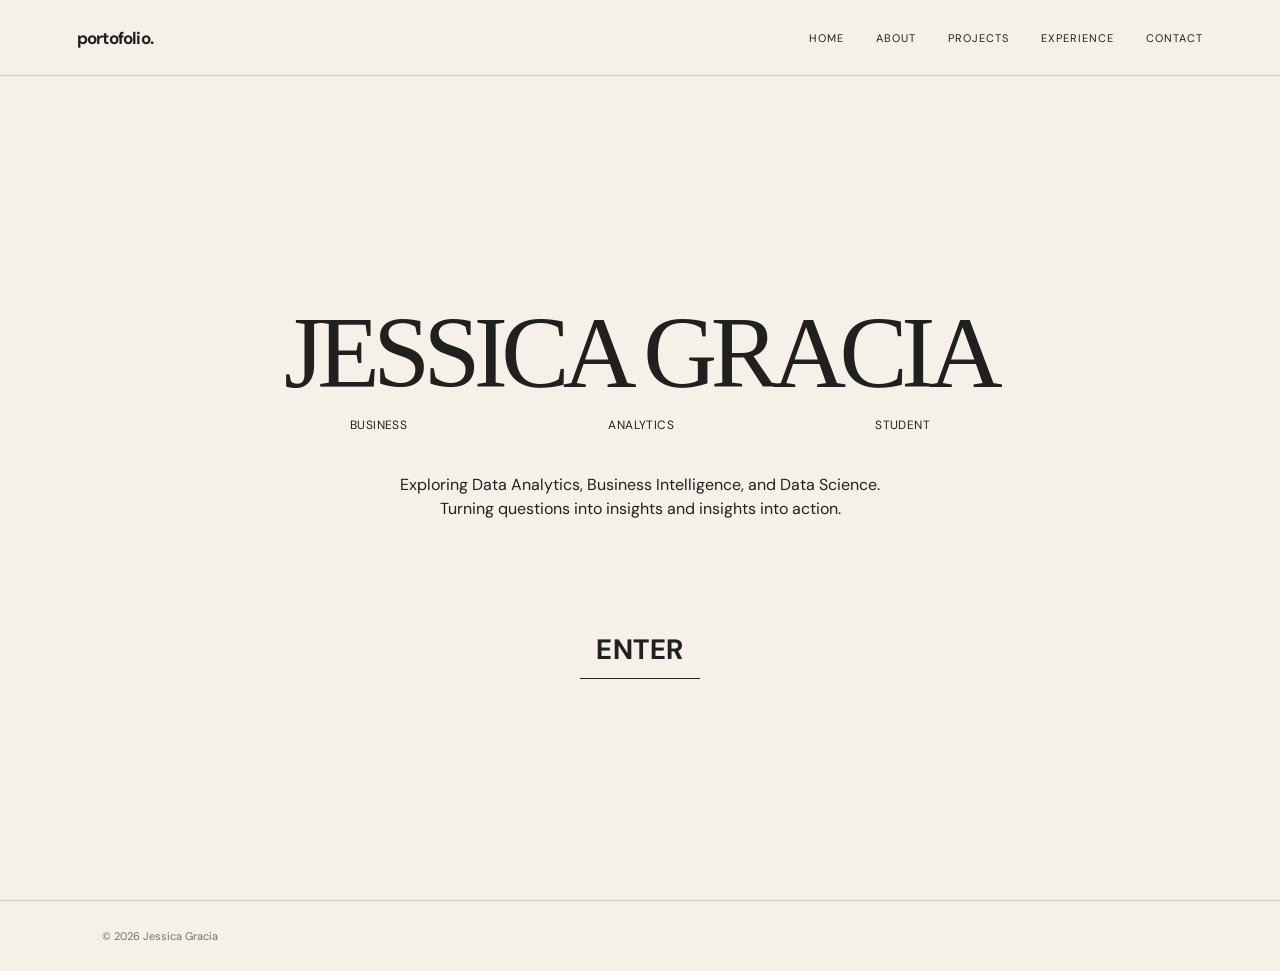
<file: jessica-portofolio/index.html>
<!DOCTYPE html>
<html lang="en">
<head>
  <meta charset="UTF-8">
  <meta name="viewport" content="width=device-width, initial-scale=1.0">

  <title>Jessica Gracia — Portfolio</title>
  <meta name="description" content="Jessica Gracia's Business Analytics portfolio.">

  <link rel="stylesheet" href="style.css">
  <script src="script.js" defer></script>
</head>

<body class="landing-page">
  <header class="navbar">
    <a href="#home" class="logo">portofolio.</a>

    <nav class="nav-links">
      <a href="index.html">Home</a>
      <a href="main.html#about">About</a>
      <a href="main.html#projects">Projects</a>
      <a href="main.html#experience">Experience</a>
      <a href="main.html#contact">Contact</a>
    </nav>
  </header>

  <main>
    <section id="home" class="hero">
    <div class="hero-content">
        <h1>JESSICA GRACIA</h1>

        <div class="hero-labels">
        <span>BUSINESS</span>
        <span>ANALYTICS</span>
        <span>STUDENT</span>
        </div>
        
        <p class="hero-description">
        Exploring Data Analytics, Business Intelligence, and Data Science.
        <br />
        Turning questions into insights and insights into action.
        </p>

        <a href="main.html#about" class="enter-link">ENTER</a>
    </div>
    </section>

  </main>

  <footer>
    © 2026 Jessica Gracia
  </footer>
</body>
</html>
</file>
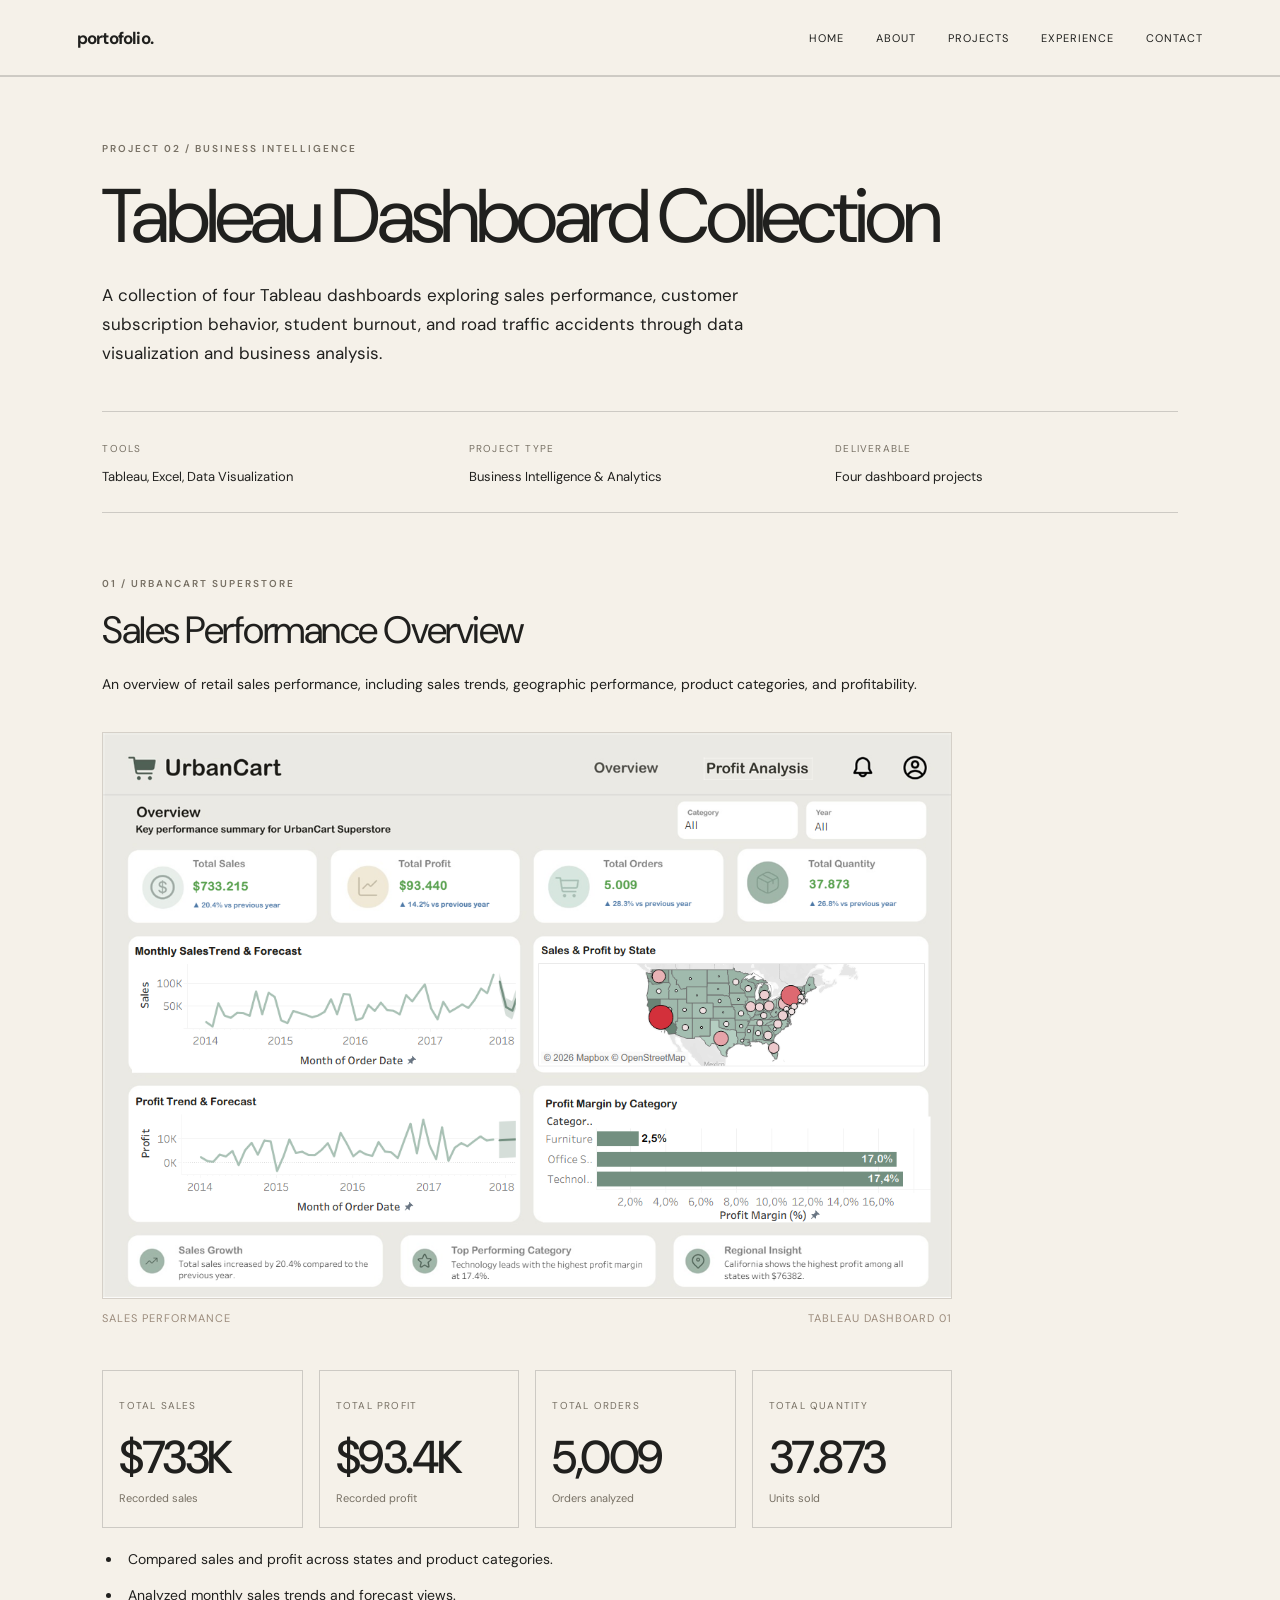
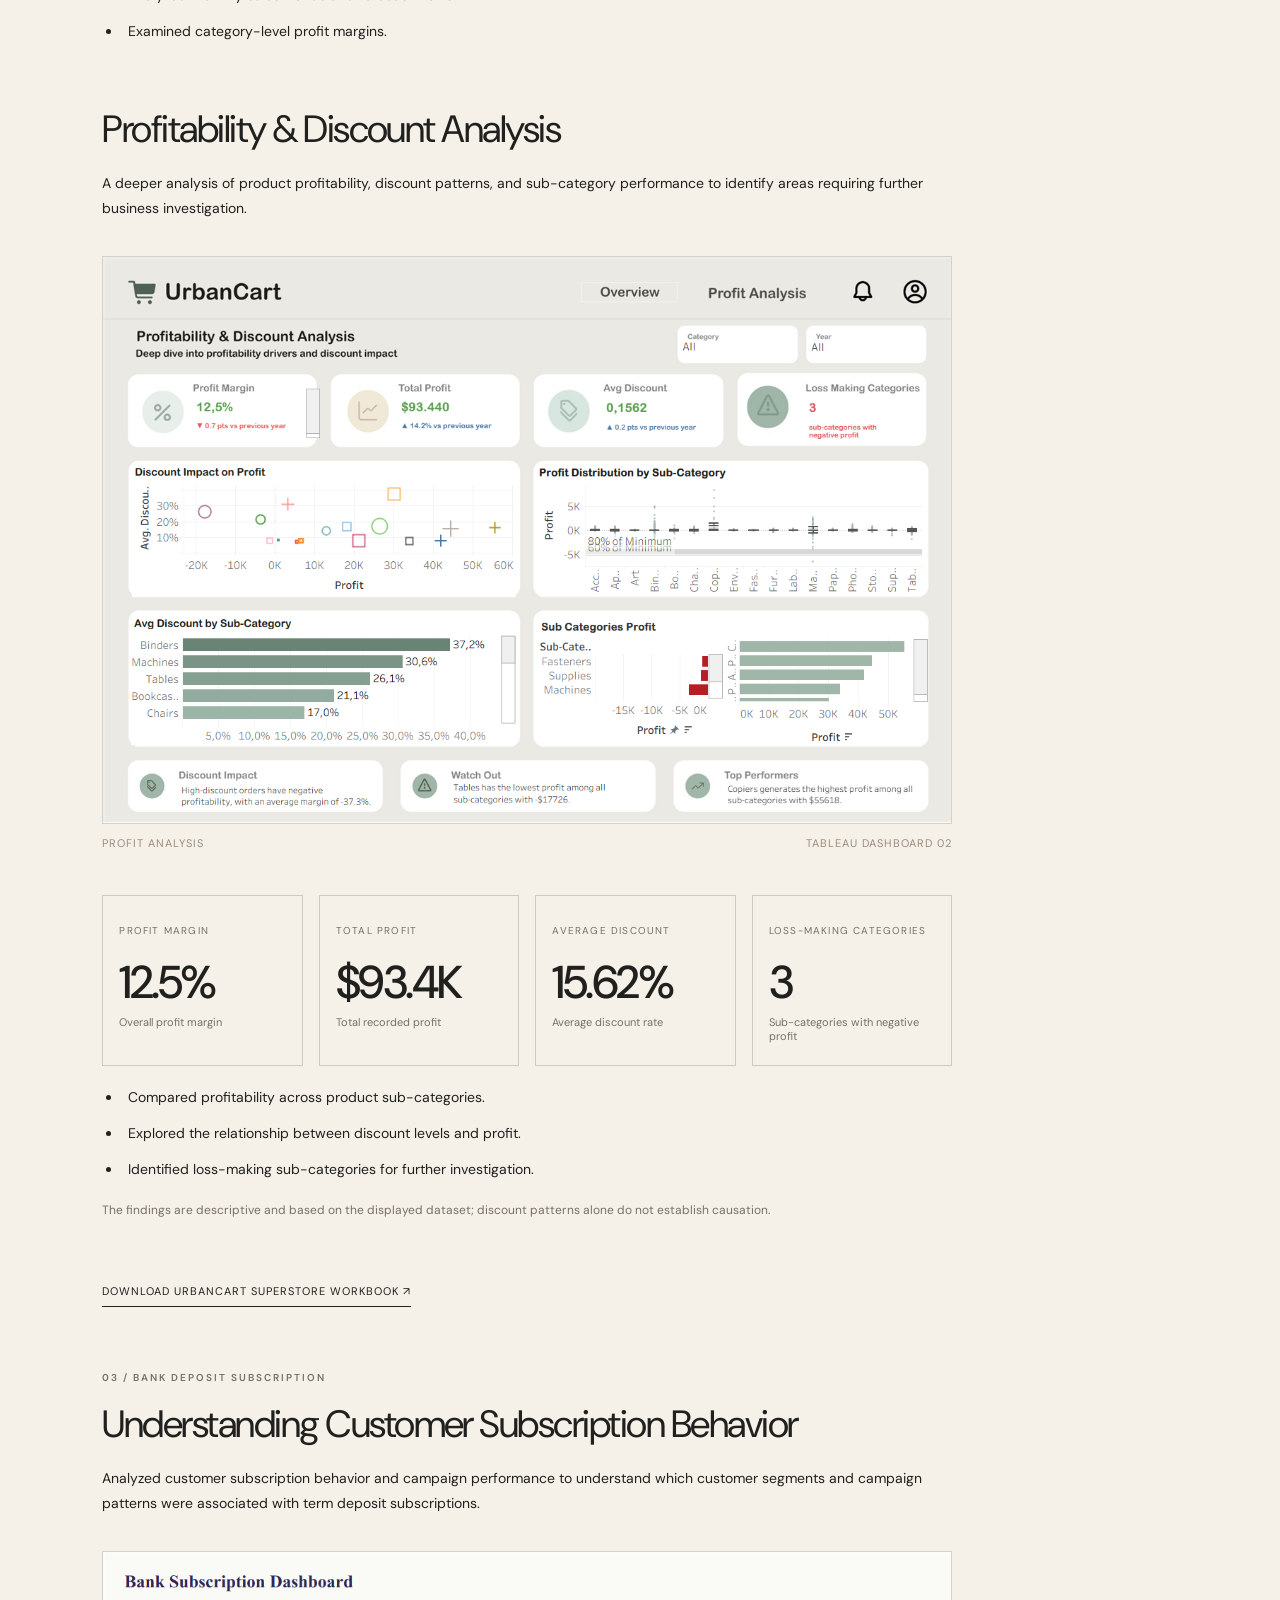
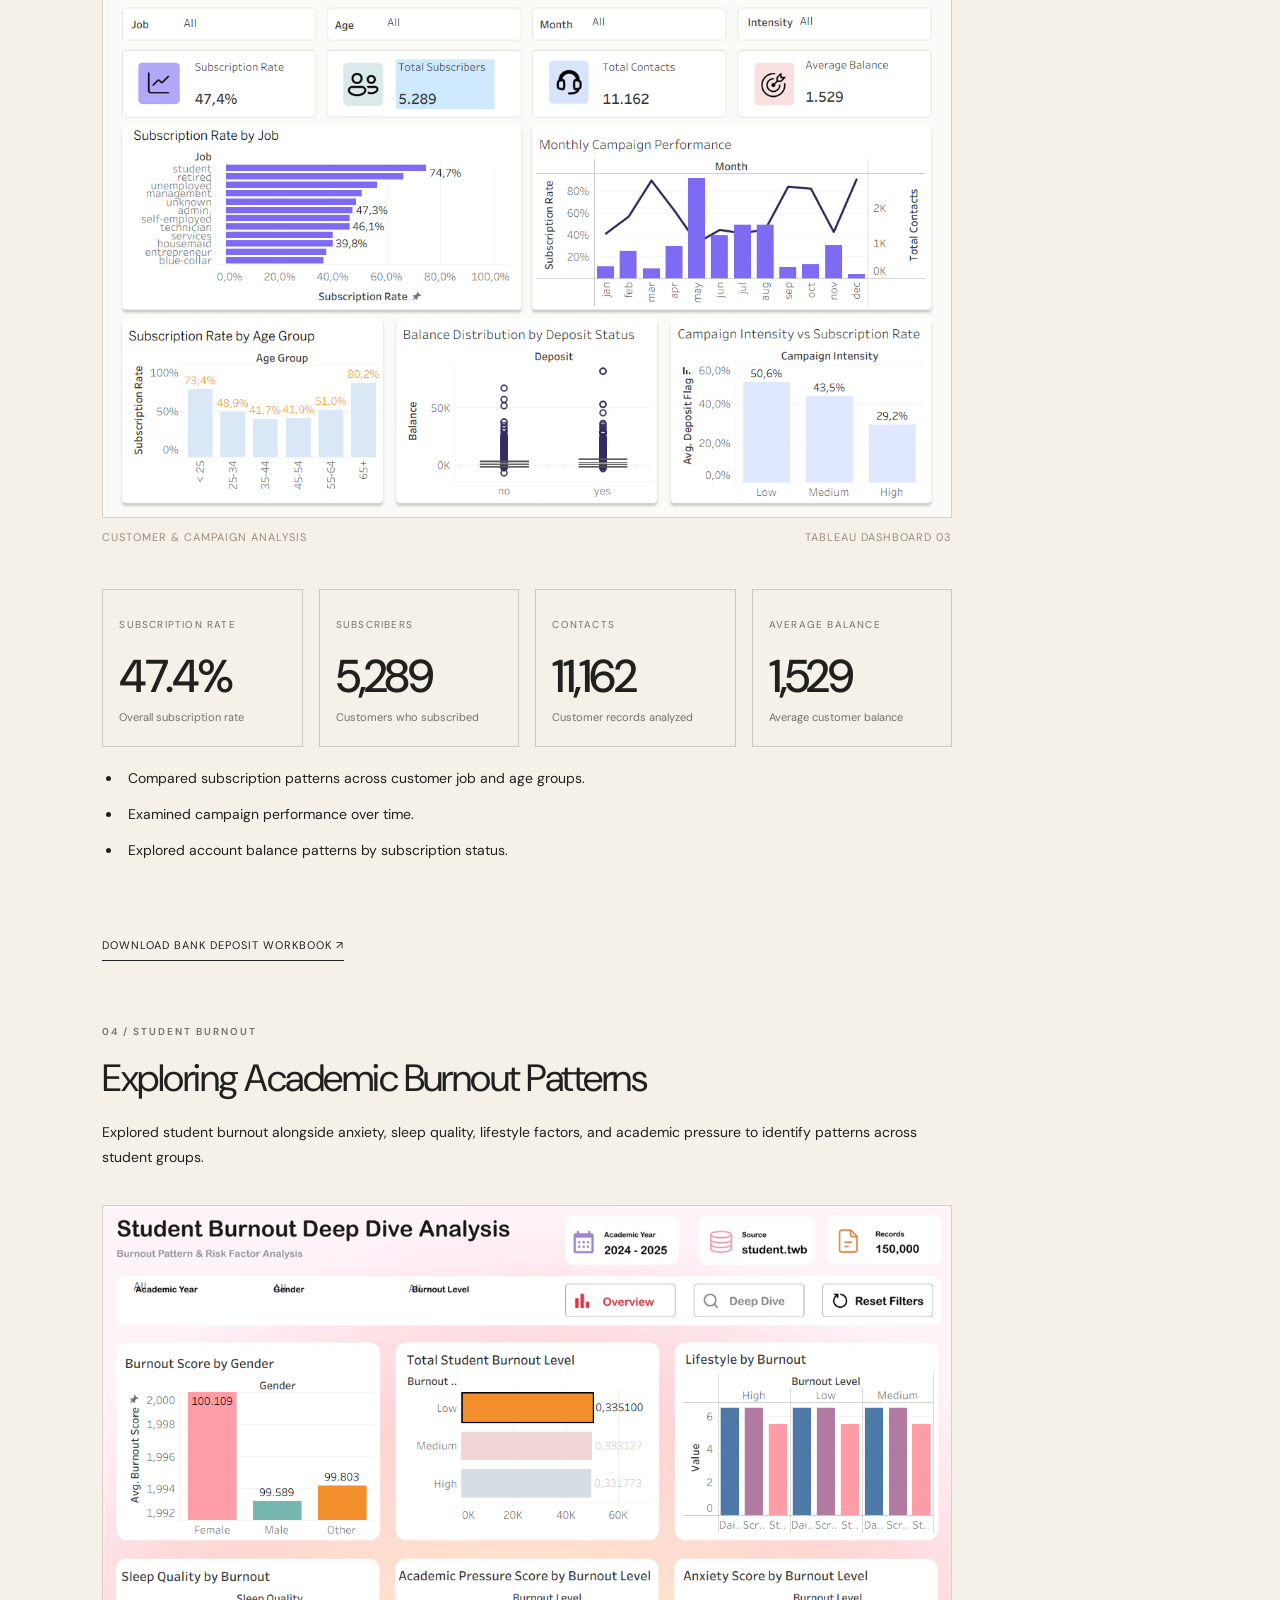
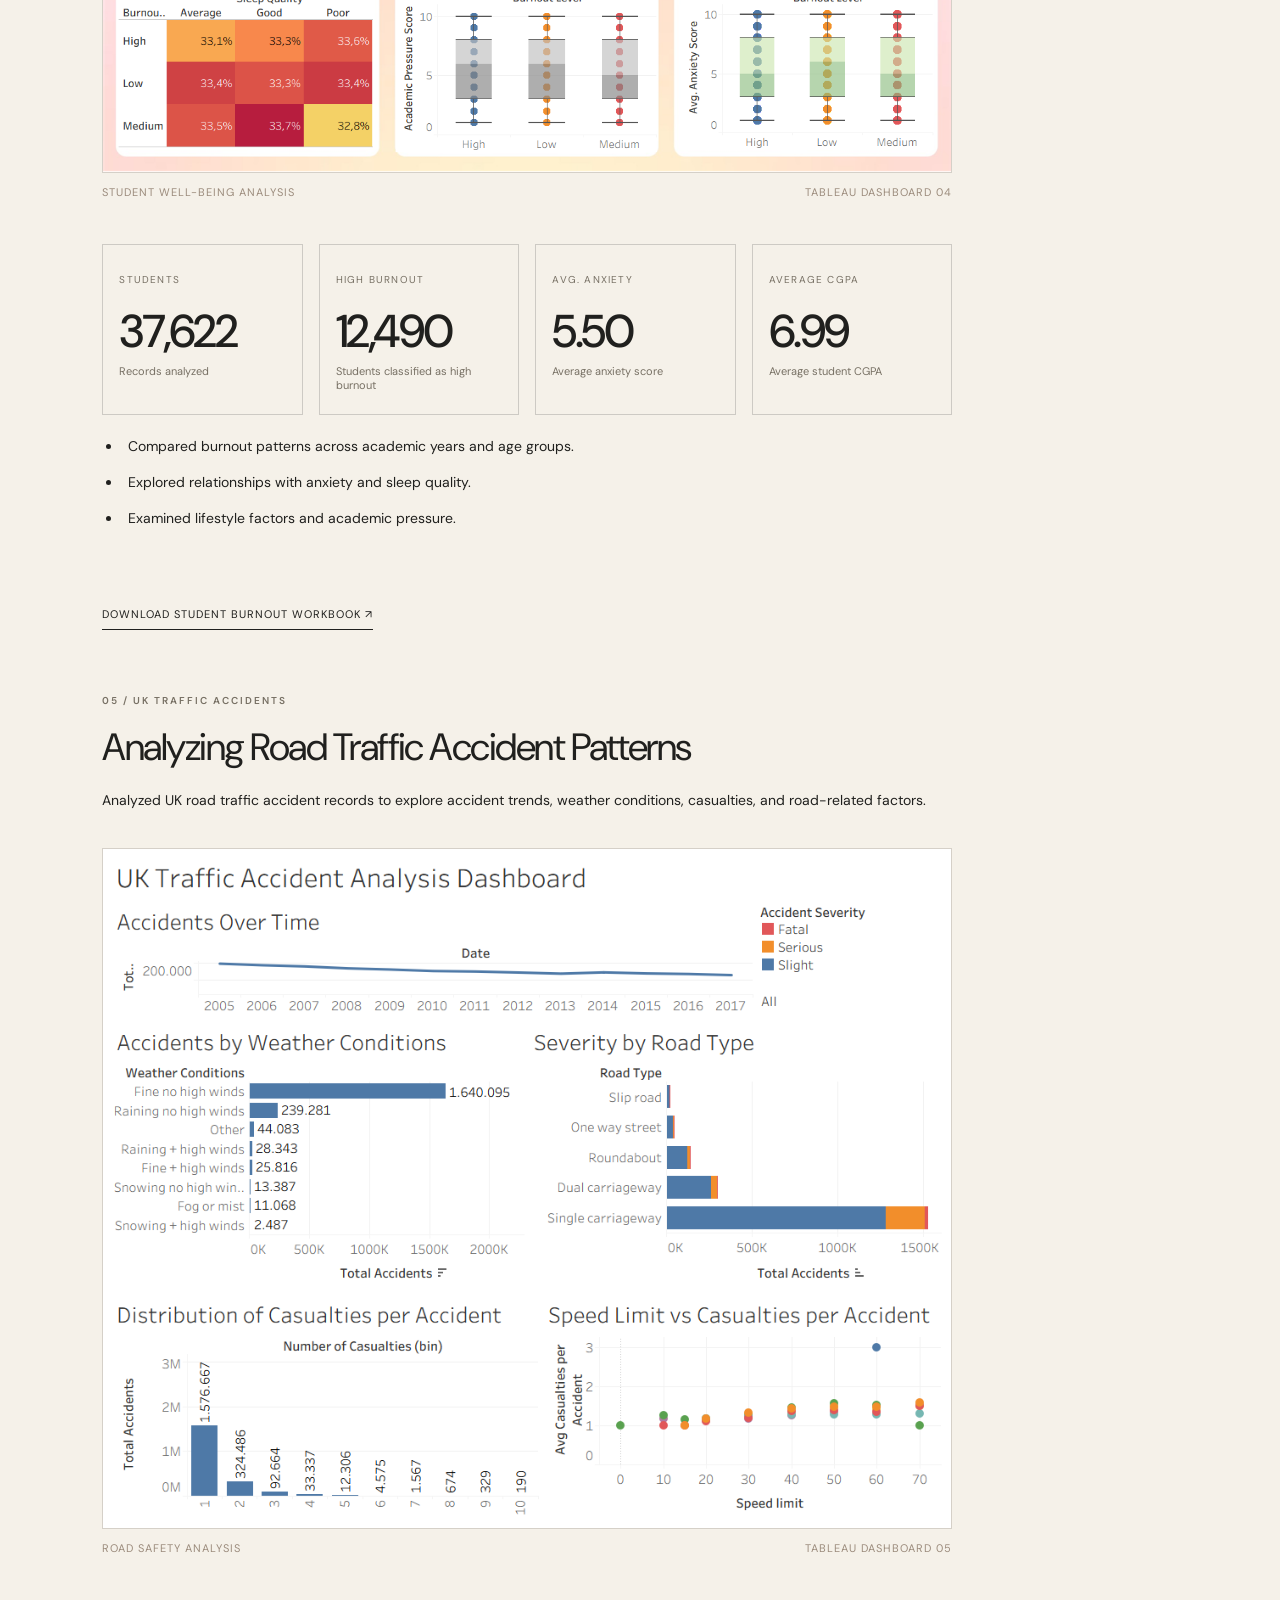
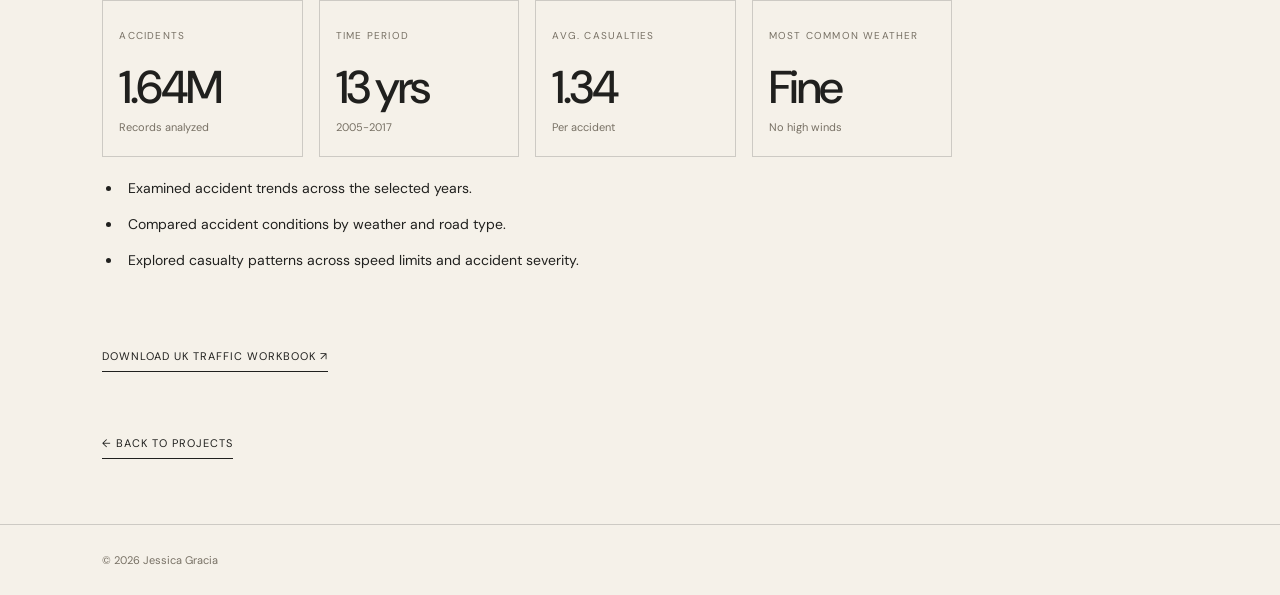
<file: jessica-portofolio/details-dashboard.html>
<!DOCTYPE html>
<html lang="en">
<head>
  <meta charset="UTF-8">
  <meta name="viewport" content="width=device-width, initial-scale=1.0">
  <title>Tableau Dashboard Collection — Jessica Gracia</title>
  <link rel="stylesheet" href="style.css">
  <script src="script.js" defer></script>
</head>
<body>

  <header class="navbar">
    <a href="index.html#home" class="logo">portofolio.</a>
    <nav class="nav-links">
      <a href="index.html">Home</a>
      <a href="main.html#about">About</a>
      <a href="main.html#projects">Projects</a>
      <a href="main.html#experience">Experience</a>
      <a href="main.html#contact">Contact</a>
    </nav>
  </header>

  <main class="section project-detail">

    <p class="eyebrow">PROJECT 02 / BUSINESS INTELLIGENCE</p>
    <h2>Tableau Dashboard Collection</h2>
    <p class="detail-intro">
      A collection of four Tableau dashboards exploring sales performance,
      customer subscription behavior, student burnout, and road traffic
      accidents through data visualization and business analysis.
    </p>

    <div class="detail-meta">
      <div>
        <span>TOOLS</span>
        <p>Tableau, Excel, Data Visualization</p>
      </div>
      <div>
        <span>PROJECT TYPE</span>
        <p>Business Intelligence & Analytics</p>
      </div>
      <div>
        <span>DELIVERABLE</span>
        <p>Four dashboard projects</p>
      </div>
    </div>

    <section class="detail-block">
      <p class="eyebrow">01 / URBANCART SUPERSTORE</p>
      <h3>Sales Performance Overview</h3>
      <p>
        An overview of retail sales performance, including sales trends,
        geographic performance, product categories, and profitability.
      </p>

      <figure class="tableau-showcase">
        <a href="assets/images/urbancart-dashboard1.png" target="_blank">
          <img src="assets/images/urbancart-dashboard1.png"
               alt="UrbanCart Superstore sales overview dashboard">
        </a>
        <figcaption>
          <span>SALES PERFORMANCE</span>
          <span>TABLEAU DASHBOARD 01</span>
        </figcaption>
      </figure>

      <div class="result-grid">
        <div>
          <span>TOTAL SALES</span>
          <strong>$733K</strong>
          <p>Recorded sales</p>
        </div>
        <div>
          <span>TOTAL PROFIT</span>
          <strong>$93.4K</strong>
          <p>Recorded profit</p>
        </div>
        <div>
          <span>TOTAL ORDERS</span>
          <strong>5,009</strong>
          <p>Orders analyzed</p>
        </div>
        <div>
          <span>TOTAL QUANTITY</span>
          <strong>37.873</strong>
          <p>Units sold</p>
        </div>
      </div>

      <ul>
        <li>Compared sales and profit across states and product categories.</li>
        <li>Analyzed monthly sales trends and forecast views.</li>
        <li>Examined category-level profit margins.</li>
      </ul>
    </section>

    <section class="detail-block">
      <h3>Profitability & Discount Analysis</h3>
      <p>
        A deeper analysis of product profitability, discount patterns,
        and sub-category performance to identify areas requiring
        further business investigation.
      </p>

      <figure class="tableau-showcase">
        <a href="assets/images/urbancart-dashboard2.png" target="_blank">
          <img src="assets/images/urbancart-dashboard2.png"
               alt="UrbanCart Superstore profit analysis dashboard">
        </a>
        <figcaption>
          <span>PROFIT ANALYSIS</span>
          <span>TABLEAU DASHBOARD 02</span>
        </figcaption>
      </figure>

      
      <div class="result-grid">
        <div>
          <span>PROFIT MARGIN</span>
          <strong>12.5%</strong>
          <p>Overall profit margin</p>
        </div>
        <div>
          <span>TOTAL PROFIT</span>
          <strong>$93.4K</strong>
          <p>Total recorded profit</p>
        </div>
        <div>
          <span>AVERAGE DISCOUNT</span>
          <strong>15.62%</strong>
          <p>Average discount rate</p>
        </div>
        <div>
          <span>LOSS-MAKING CATEGORIES</span>
          <strong>3</strong>
          <p>Sub-categories with negative profit</p>
        </div>
      </div>

      <ul>
        <li>Compared profitability across product sub-categories.</li>
        <li>Explored the relationship between discount levels and profit.</li>
        <li>Identified loss-making sub-categories for further investigation.</li>
      </ul>

      <p class="detail-note">
        The findings are descriptive and based on the displayed dataset;
        discount patterns alone do not establish causation.
      </p>

      <a class="back-projects"
          href="assets/files/urbancart-dashboard.twbx"
          download>
          DOWNLOAD URBANCART SUPERSTORE WORKBOOK ↗
        </a>
    </section>
    
    <!-- 03 / BANK DEPOSIT SUBSCRIPTION -->
    <section class="detail-block">
      <p class="eyebrow">03 / BANK DEPOSIT SUBSCRIPTION</p>
      <h3>Understanding Customer Subscription Behavior</h3>
      <p>
        Analyzed customer subscription behavior and campaign performance
        to understand which customer segments and campaign patterns were
        associated with term deposit subscriptions.
      </p>

      <figure class="tableau-showcase">
        <a href="assets/images/bank-dashboard.png" target="_blank">
          <img
            src="assets/images/bank-dashboard.png"
            alt="Bank Deposit Subscription Tableau dashboard">
        </a>
        <figcaption>
          <span>CUSTOMER & CAMPAIGN ANALYSIS</span>
          <span>TABLEAU DASHBOARD 03</span>
        </figcaption>
      </figure>

      <div class="result-grid">
        <div>
          <span>SUBSCRIPTION RATE</span>
          <strong>47.4%</strong>
          <p>Overall subscription rate</p>
        </div>
        <div>
          <span>SUBSCRIBERS</span>
          <strong>5,289</strong>
          <p>Customers who subscribed</p>
        </div>
        <div>
          <span>CONTACTS</span>
          <strong>11,162</strong>
          <p>Customer records analyzed</p>
        </div>
        <div>
          <span>AVERAGE BALANCE</span>
          <strong>1,529</strong>
          <p>Average customer balance</p>
        </div>
      </div>

      <ul>
        <li>Compared subscription patterns across customer job and age groups.</li>
        <li>Examined campaign performance over time.</li>
        <li>Explored account balance patterns by subscription status.</li>
      </ul>

      <a class="back-projects"
         href="assets/files/bank-deposit-dashboard.twbx"
         download>
        DOWNLOAD BANK DEPOSIT WORKBOOK ↗
      </a>
    </section>

    <!-- 04 / STUDENT BURNOUT -->
    <section class="detail-block">
      <p class="eyebrow">04 / STUDENT BURNOUT</p>
      <h3>Exploring Academic Burnout Patterns</h3>
      <p>
        Explored student burnout alongside anxiety, sleep quality,
        lifestyle factors, and academic pressure to identify patterns
        across student groups.
      </p>

      <figure class="tableau-showcase">
        <a href="assets/images/student-dashboard.png" target="_blank">
          <img
            src="assets/images/student-dashboard.png"
            alt="Student Burnout Tableau dashboard">
        </a>
        <figcaption>
          <span>STUDENT WELL-BEING ANALYSIS</span>
          <span>TABLEAU DASHBOARD 04</span>
        </figcaption>
      </figure>

      <div class="result-grid">
        <div>
          <span>STUDENTS</span>
          <strong>37,622</strong>
          <p>Records analyzed</p>
        </div>
        <div>
          <span>HIGH BURNOUT</span>
          <strong>12,490</strong>
          <p>Students classified as high burnout</p>
        </div>
        <div>
          <span>AVG. ANXIETY</span>
          <strong>5.50</strong>
          <p>Average anxiety score</p>
        </div>
        <div>
          <span>AVERAGE CGPA</span>
          <strong>6.99</strong>
          <p>Average student CGPA</p>
        </div>
      </div>

      <ul>
        <li>Compared burnout patterns across academic years and age groups.</li>
        <li>Explored relationships with anxiety and sleep quality.</li>
        <li>Examined lifestyle factors and academic pressure.</li>
      </ul>

      <a class="back-projects"
         href="assets/files/student-burnout-dashboard.twbx"
         download>
        DOWNLOAD STUDENT BURNOUT WORKBOOK ↗
      </a>
    </section>

    <!-- 05 / UK TRAFFIC ACCIDENTS -->
    <section class="detail-block">
      <p class="eyebrow">05 / UK TRAFFIC ACCIDENTS</p>
      <h3>Analyzing Road Traffic Accident Patterns</h3>
      <p>
        Analyzed UK road traffic accident records to explore accident
        trends, weather conditions, casualties, and road-related factors.
      </p>

      <figure class="tableau-showcase">
        <a href="assets/images/traffic-dashboard.png" target="_blank">
          <img
            src="assets/images/traffic-dashboard.png"
            alt="UK Traffic Accident Tableau dashboard">
        </a>
        <figcaption>
          <span>ROAD SAFETY ANALYSIS</span>
          <span>TABLEAU DASHBOARD 05</span>
        </figcaption>
      </figure>

      <div class="result-grid">
        <div>
          <span>ACCIDENTS</span>
          <strong>1.64M</strong>
          <p>Records analyzed</p>
        </div>
        <div>
          <span>TIME PERIOD</span>
          <strong>13 yrs</strong>
          <p>2005-2017</p>
        </div>
        <div>
          <span>AVG. CASUALTIES</span>
          <strong>1.34</strong>
          <p>Per accident</p>
        </div>
        <div>
          <span>MOST COMMON WEATHER</span>
          <strong>Fine</strong>
          <p>No high winds</p>
        </div>
      </div>

      <ul>
        <li>Examined accident trends across the selected years.</li>
        <li>Compared accident conditions by weather and road type.</li>
        <li>Explored casualty patterns across speed limits and accident severity.</li>
      </ul>

      <a class="back-projects"
         href="assets/files/uk-traffic-dashboard.twbx"
         download>
        DOWNLOAD UK TRAFFIC WORKBOOK ↗
      </a>
    </section>


    <a class="back-projects" href="main.html#projects">
      ← BACK TO PROJECTS
    </a>

  </main>

  <footer>© 2026 Jessica Gracia</footer>

</body>
</html>
</file>
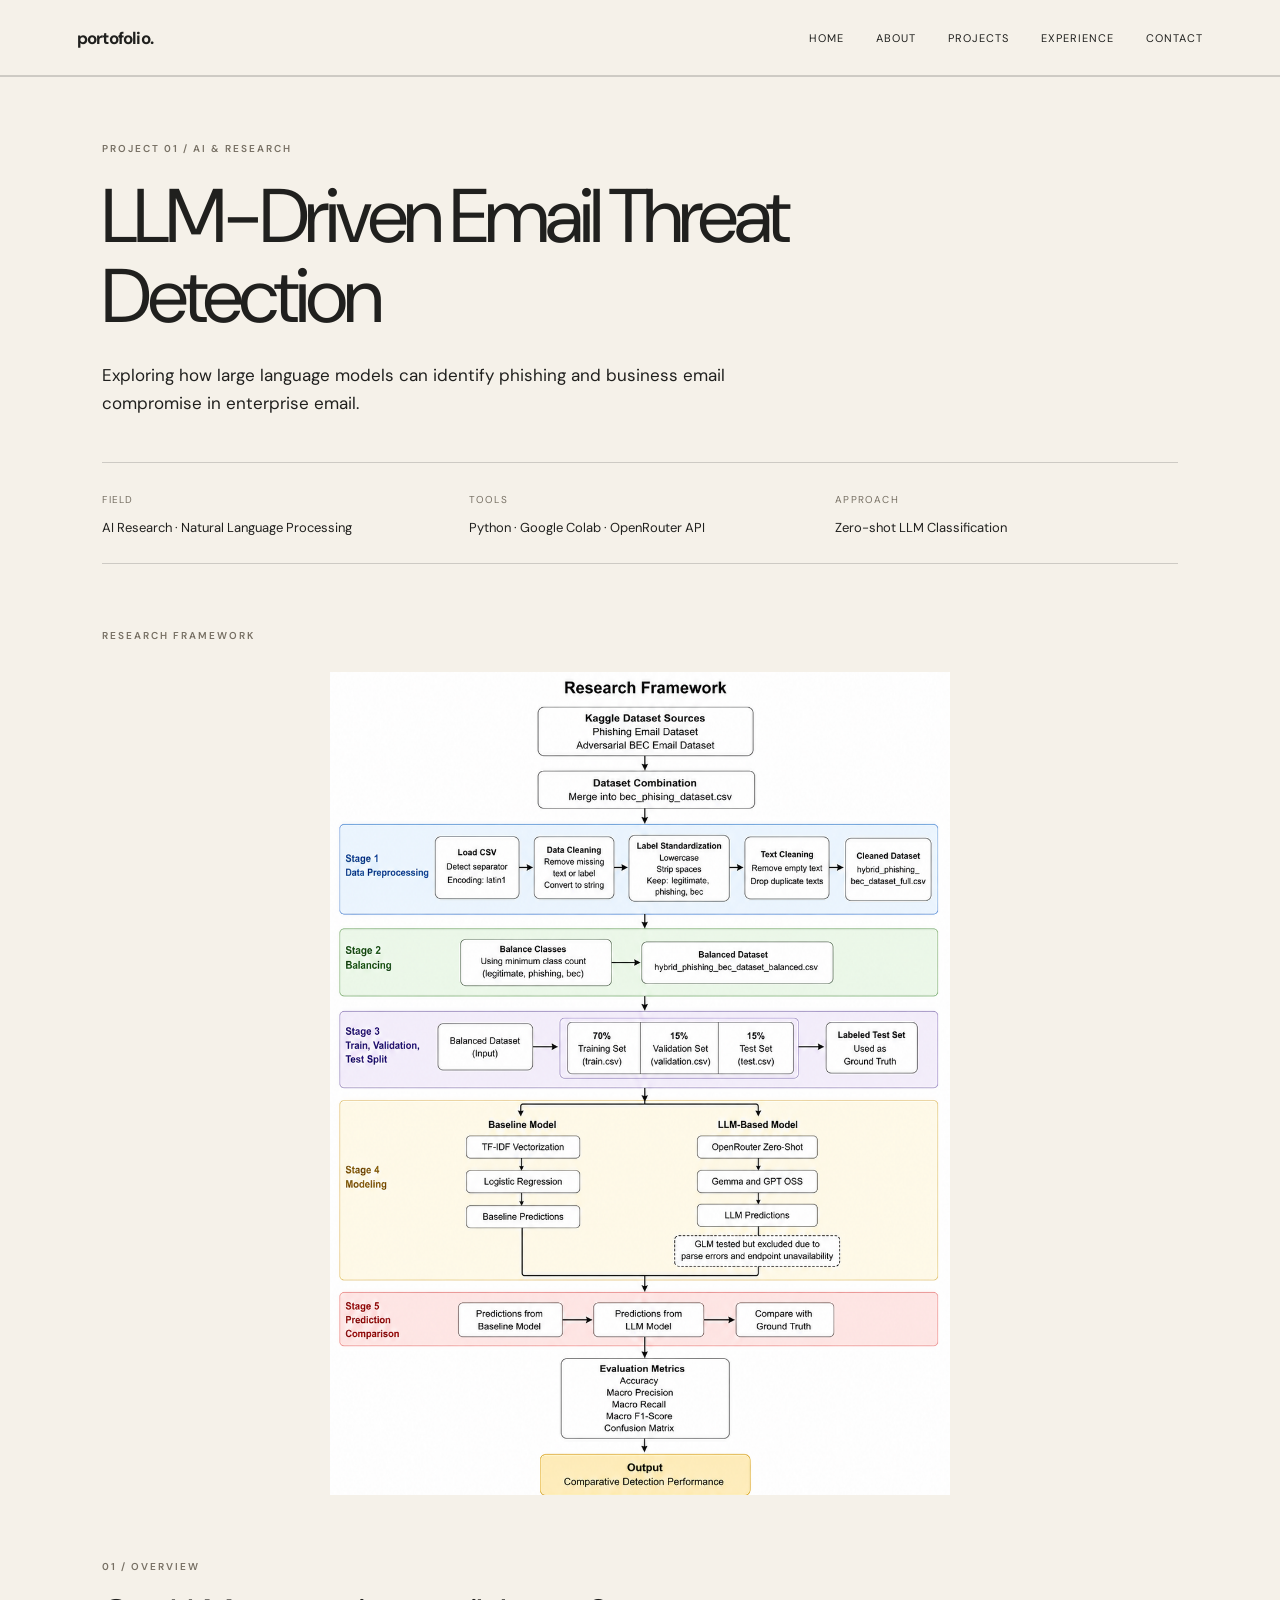
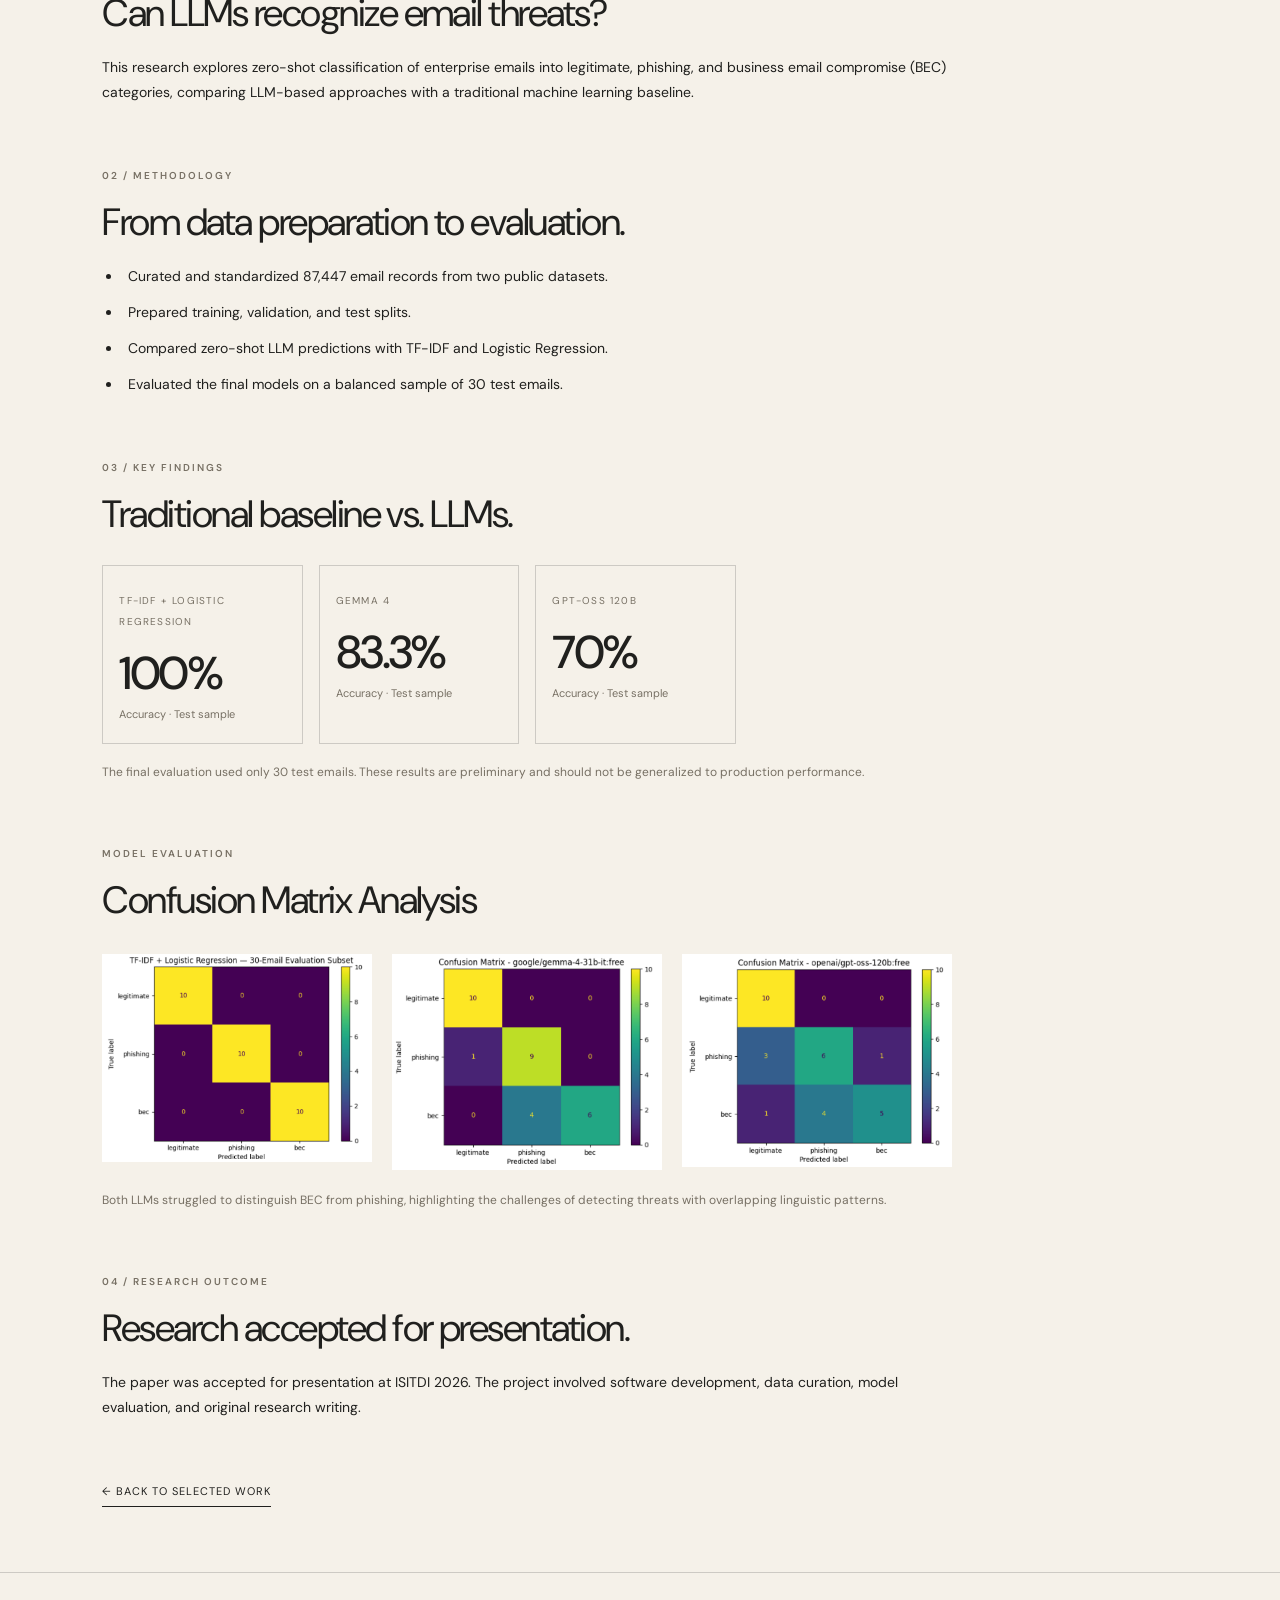
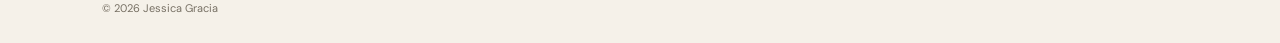
<file: jessica-portofolio/details-llm.html>
<!DOCTYPE html>
<html lang="en">
<head>
    <meta charset="UTF-8">
    <meta name="viewport" content="width=device-width, initial-scale=1.0">
    <title>Jessica Gracia — Portfolio</title>
    <meta name="description" content="Jessica Gracia's Business Analytics portfolio.">

    <link rel="stylesheet" href="style.css">
    <script src="script.js" defer></script>
</head>
<body>
    <header class="navbar">
        <a href="index.html#home" class="logo">portofolio.</a>

        <nav class="nav-links">
            <a href="index.html">Home</a>
            <a href="main.html#about">About</a>
            <a href="main.html#projects">Projects</a>
            <a href="main.html#experience">Experience</a>
            <a href="main.html#contact">Contact</a>
        </nav>
    </header>

    <main>

        <!-- PROJECT DETAIL: LLM EMAIL THREAT DETECTION -->
        <section id="project-llm" class="project-detail section">
        <p class="eyebrow">PROJECT 01 / AI &amp; RESEARCH</p>

        <h2>LLM-Driven Email Threat Detection</h2>

        <p class="detail-intro">
            Exploring how large language models can identify phishing
            and business email compromise in enterprise email.
        </p>

        <div class="detail-meta">
            <div>
            <span>FIELD</span>
            <p>AI Research · Natural Language Processing</p>
            </div>
            <div>
            <span>TOOLS</span>
            <p>Python · Google Colab · OpenRouter API</p>
            </div>
            <div>
            <span>APPROACH</span>
            <p>Zero-shot LLM Classification</p>
            </div>
        </div>

        <div class="detail-visual-section">
            <p class="eyebrow">RESEARCH FRAMEWORK</p>

            <img
                class="framework-image"
                src="assets/images/research-framework.png"
                alt="LLM email threat detection research framework"
                loading="lazy"
            >
        </div>

        <div class="detail-block">
            <p class="eyebrow">01 / OVERVIEW</p>
            <h3>Can LLMs recognize email threats?</h3>
            <p>
            This research explores zero-shot classification of enterprise
            emails into legitimate, phishing, and business email compromise
            (BEC) categories, comparing LLM-based approaches with a
            traditional machine learning baseline.
            </p>
        </div>

        <div class="detail-block">
            <p class="eyebrow">02 / METHODOLOGY</p>
            <h3>From data preparation to evaluation.</h3>
            <ul>
            <li>Curated and standardized 87,447 email records from two public datasets.</li>
            <li>Prepared training, validation, and test splits.</li>
            <li>Compared zero-shot LLM predictions with TF-IDF and Logistic Regression.</li>
            <li>Evaluated the final models on a balanced sample of 30 test emails.</li>
            </ul>
        </div>

        <div class="detail-block">
            <p class="eyebrow">03 / KEY FINDINGS</p>
            <h3>Traditional baseline vs. LLMs.</h3>

            <div class="result-grid">
            <div>
                <span>TF-IDF + LOGISTIC REGRESSION</span>
                <strong>100%</strong>
                <p>Accuracy · Test sample</p>
            </div>
            <div>
                <span>GEMMA 4</span>
                <strong>83.3%</strong>
                <p>Accuracy · Test sample</p>
            </div>
            <div>
                <span>GPT-OSS 120B</span>
                <strong>70%</strong>
                <p>Accuracy · Test sample</p>
            </div>
            </div>

            <p class="detail-note">
            The final evaluation used only 30 test emails. These results
            are preliminary and should not be generalized to production
            performance.
            </p>

            <div class="detail-visual-section">
                <p class="eyebrow">MODEL EVALUATION</p>
                <h3>Confusion Matrix Analysis</h3>

                <div class="confusion-grid">
                    <img src="assets/images/confusion-matrix-baseline.png"
                        alt="Logistic Regression confusion matrix"
                        loading="lazy">

                    <img src="assets/images/confusion-matrix-gemma.png"
                        alt="Gemma confusion matrix"
                        loading="lazy">

                    <img src="assets/images/confusion-matrix-gpt-oss.png"
                        alt="GPT-OSS confusion matrix"
                        loading="lazy">
                </div>

                <p class="detail-note">
                    Both LLMs struggled to distinguish BEC from phishing,
                    highlighting the challenges of detecting threats with
                    overlapping linguistic patterns.
                </p>
            </div>

        </div>

        <div class="detail-block">
            <p class="eyebrow">04 / RESEARCH OUTCOME</p>
            <h3>Research accepted for presentation.</h3>
            <p>
            The paper was accepted for presentation at ISITDI 2026.
            The project involved software development, data curation,
            model evaluation, and original research writing.
            </p>
        </div>

        <a class="back-projects" href="main.html#projects">← BACK TO SELECTED WORK</a>
        </section>


    </main>

  <footer>
    © 2026 Jessica Gracia
  </footer>
</body>
</html>
</file>
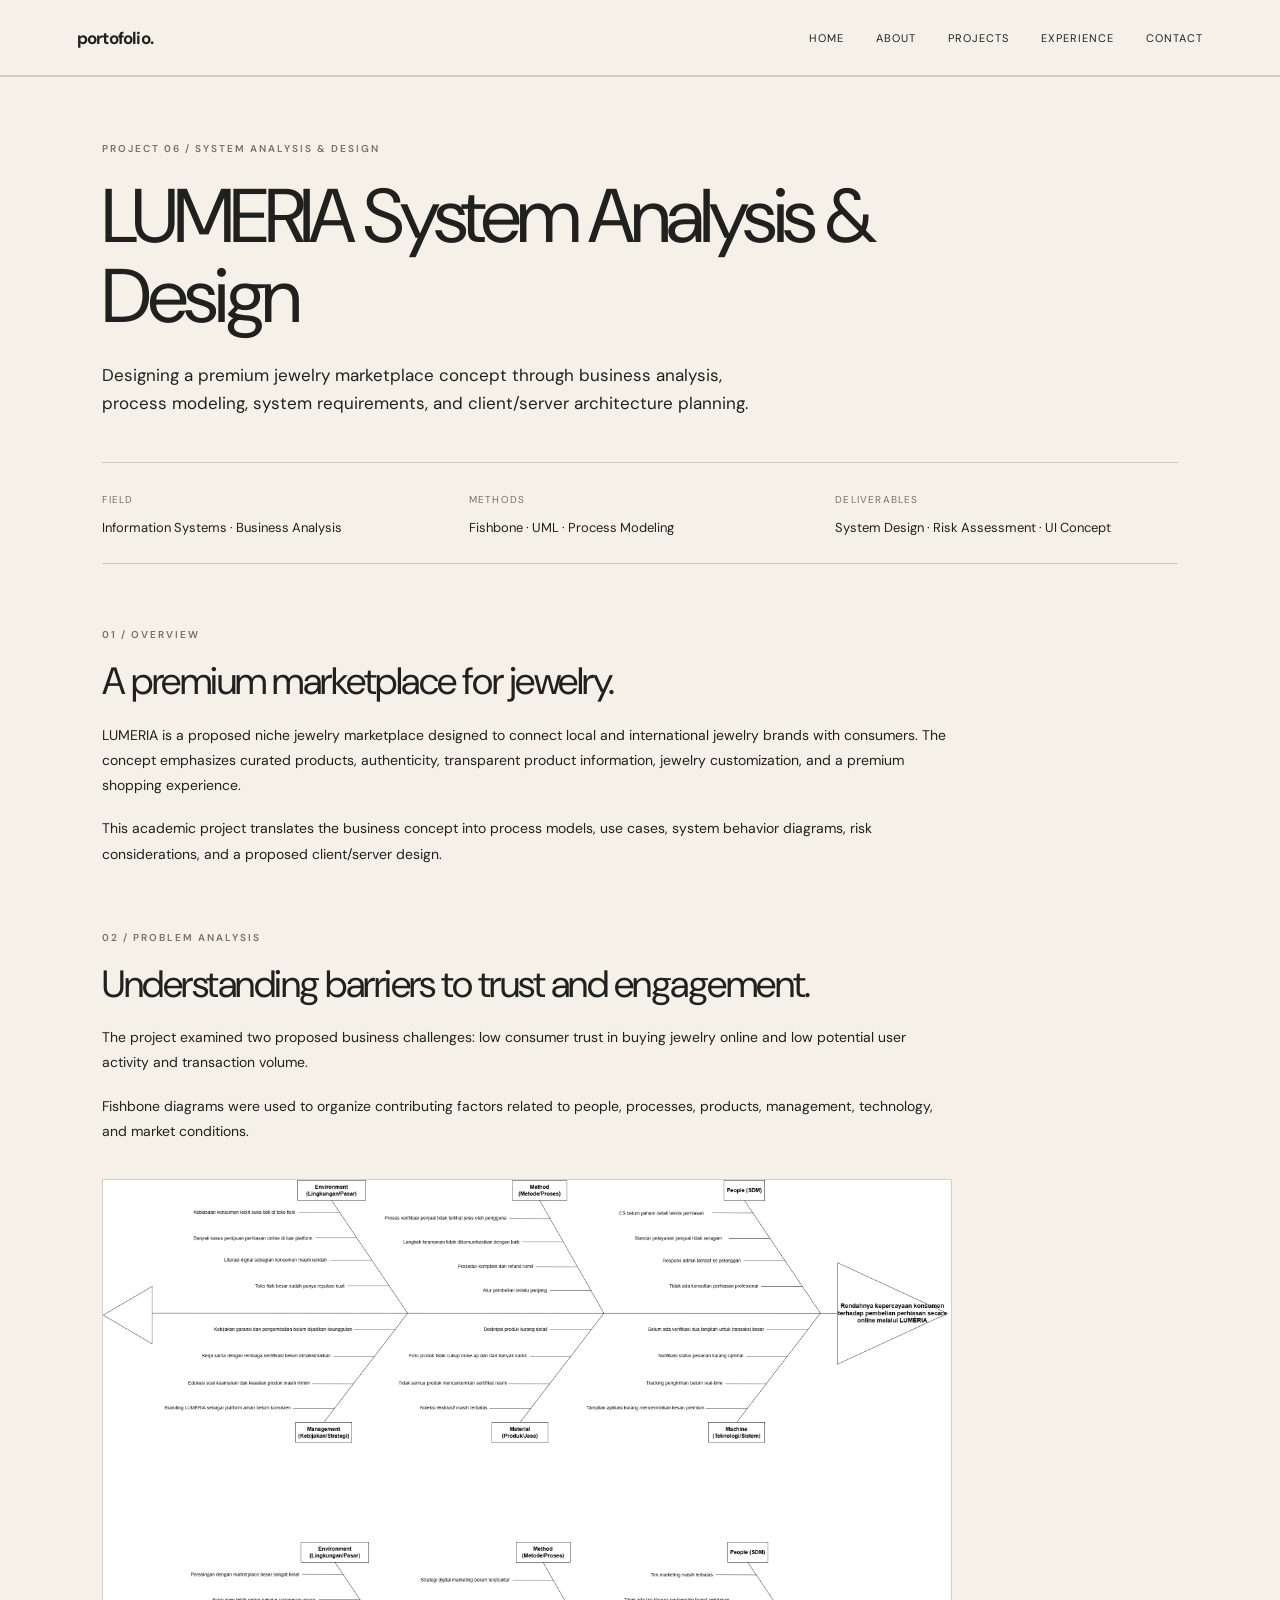
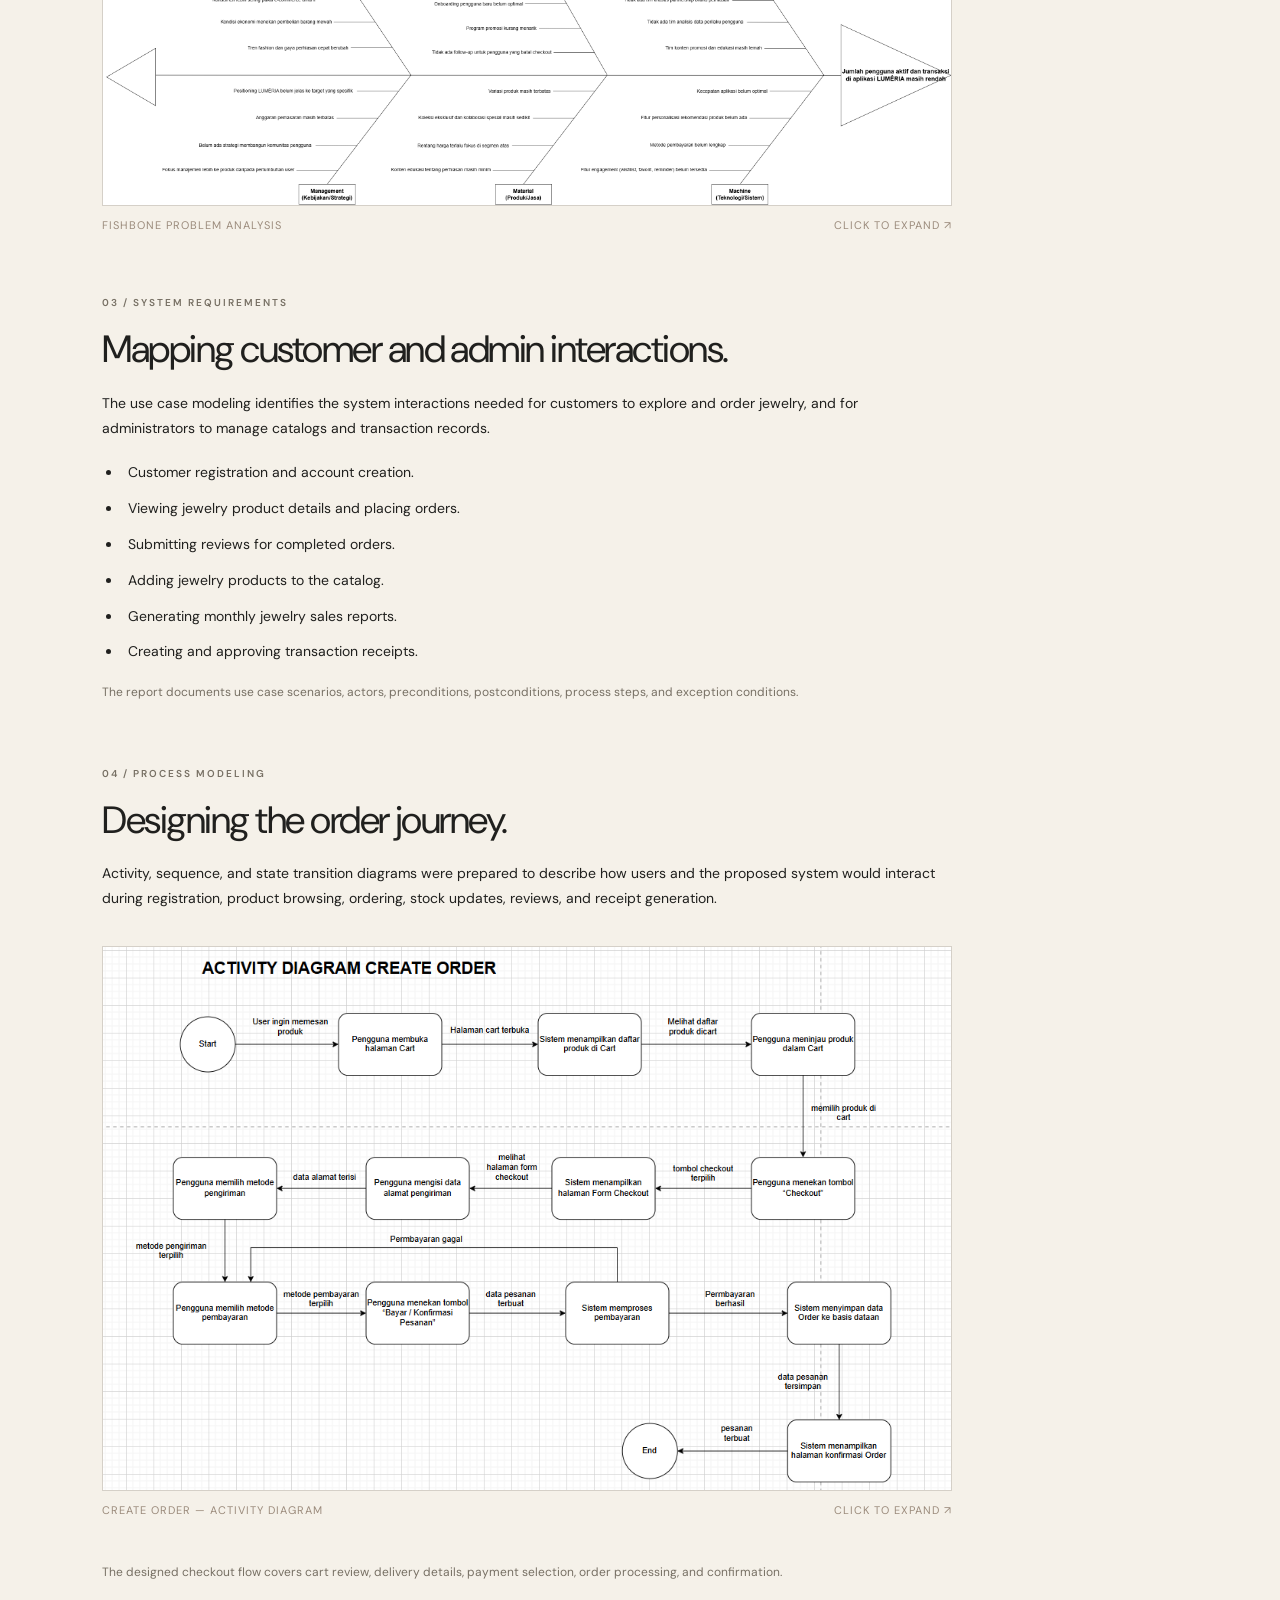
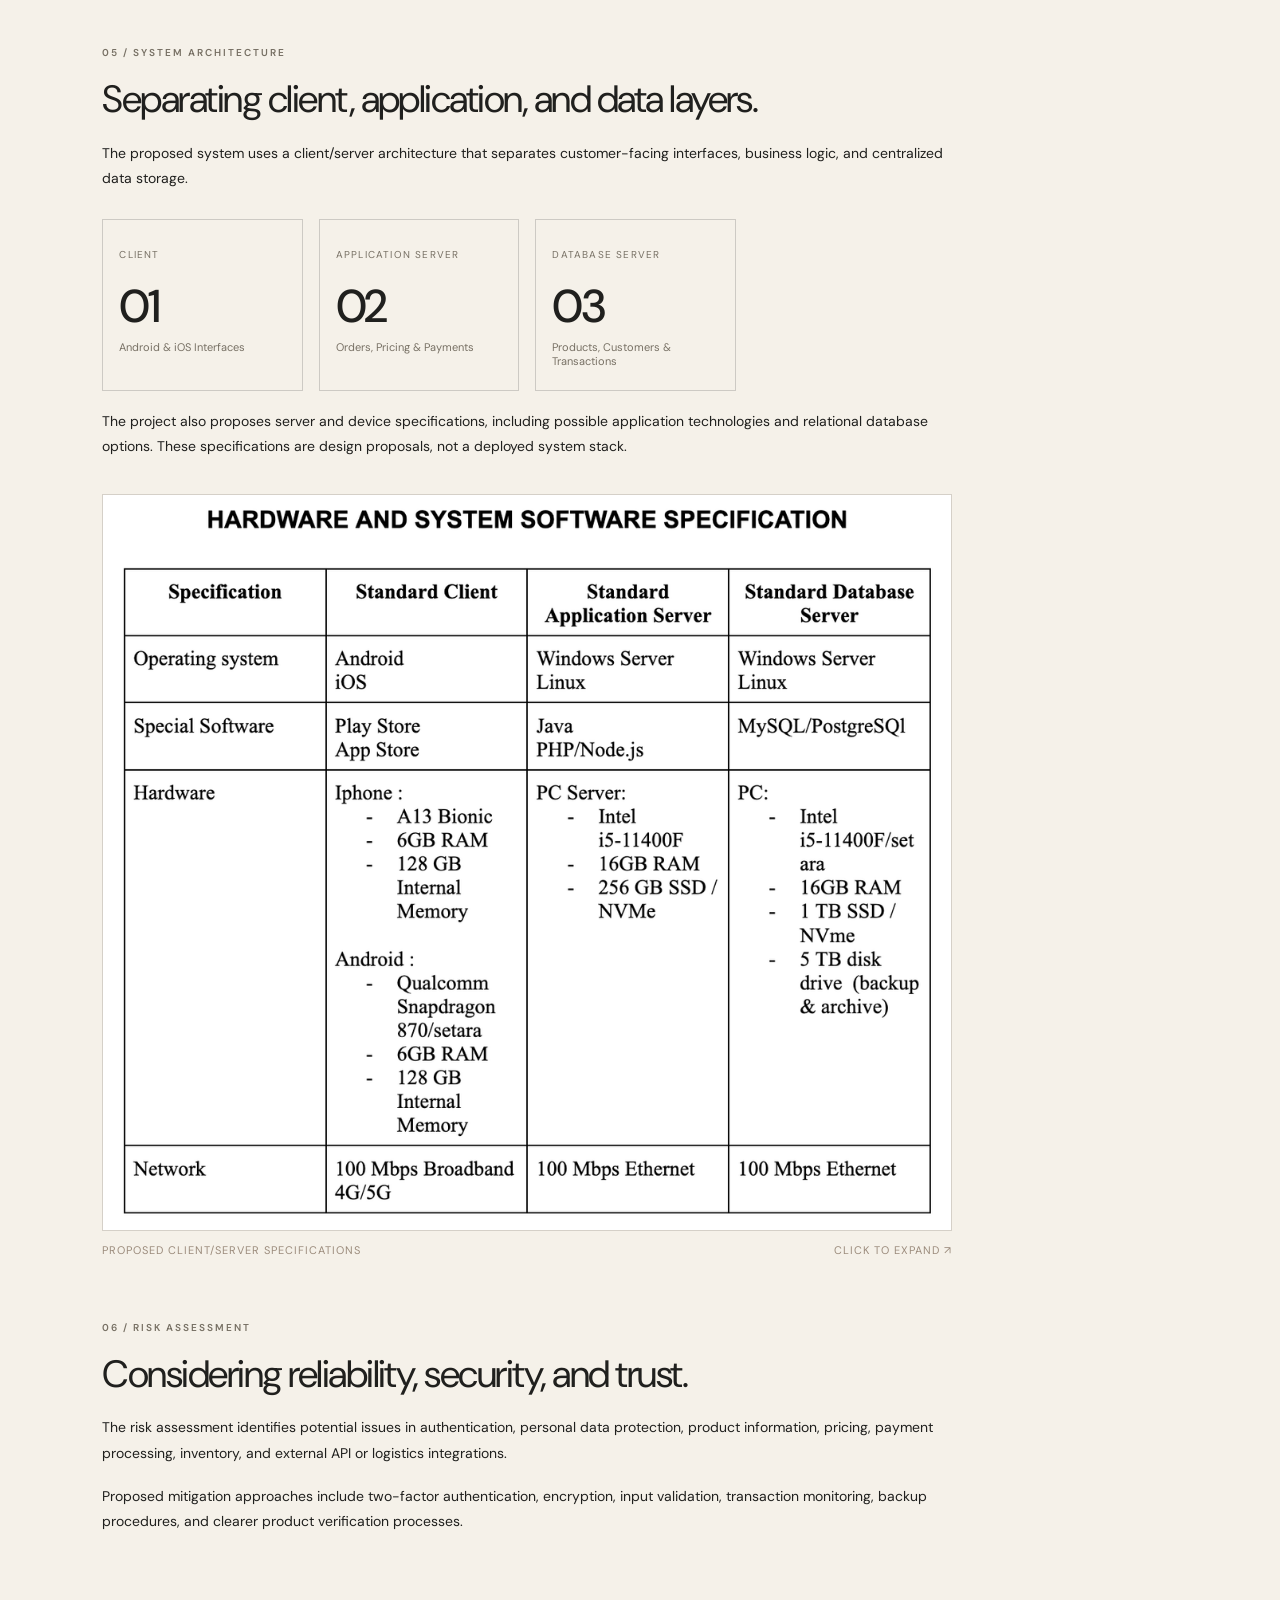
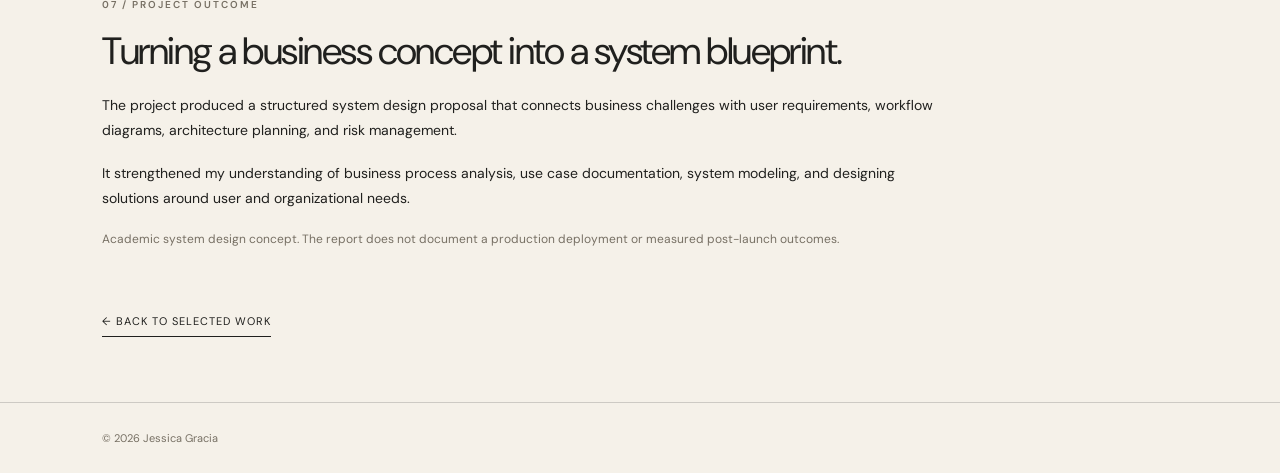
<file: jessica-portofolio/details-lumeria.html>
<!DOCTYPE html>
<html lang="en">
<head>
    <meta charset="UTF-8">
    <meta name="viewport" content="width=device-width, initial-scale=1.0">

    <title>LUMERIA System Analysis & Design — Jessica Gracia</title>
    <meta name="description" content="LUMERIA jewelry marketplace system analysis and design case study.">

    <link rel="stylesheet" href="style.css">
    <script src="script.js" defer></script>
</head>

<body>

<header class="navbar">
    <a href="index.html" class="logo">portofolio.</a>

    <nav class="nav-links">
        <a href="index.html">Home</a>
        <a href="main.html#about">About</a>
        <a href="main.html#projects">Projects</a>
        <a href="main.html#experience">Experience</a>
        <a href="main.html#contact">Contact</a>
    </nav>
</header>

<main>

<section id="project-lumeria" class="project-detail section">

    <p class="eyebrow">PROJECT 06 / SYSTEM ANALYSIS & DESIGN</p>

    <h2>LUMERIA System Analysis & Design</h2>

    <p class="detail-intro">
        Designing a premium jewelry marketplace concept through
        business analysis, process modeling, system requirements,
        and client/server architecture planning.
    </p>

    <!-- PROJECT INFORMATION -->

    <div class="detail-meta">
        <div>
            <span>FIELD</span>
            <p>Information Systems · Business Analysis</p>
        </div>

        <div>
            <span>METHODS</span>
            <p>Fishbone · UML · Process Modeling</p>
        </div>

        <div>
            <span>DELIVERABLES</span>
            <p>System Design · Risk Assessment · UI Concept</p>
        </div>
    </div>


    <!-- 01 OVERVIEW -->

    <div class="detail-block">
        <p class="eyebrow">01 / OVERVIEW</p>

        <h3>A premium marketplace for jewelry.</h3>

        <p>
            LUMERIA is a proposed niche jewelry marketplace designed
            to connect local and international jewelry brands with consumers.
            The concept emphasizes curated products, authenticity,
            transparent product information, jewelry customization,
            and a premium shopping experience.
        </p>

        <p>
            This academic project translates the business concept
            into process models, use cases, system behavior diagrams,
            risk considerations, and a proposed client/server design.
        </p>
    </div>


    <!-- 02 PROBLEM ANALYSIS -->

    <div class="detail-block">
        <p class="eyebrow">02 / PROBLEM ANALYSIS</p>

        <h3>Understanding barriers to trust and engagement.</h3>

        <p>
            The project examined two proposed business challenges:
            low consumer trust in buying jewelry online and low
            potential user activity and transaction volume.
        </p>

        <p>
            Fishbone diagrams were used to organize contributing
            factors related to people, processes, products,
            management, technology, and market conditions.
        </p>

        <figure class="tableau-showcase">
            <a href="assets/images/lumeria-fishbone.png"
               target="_blank"
               rel="noopener noreferrer">

                <img
                    src="assets/images/lumeria-fishbone.png"
                    alt="LUMERIA fishbone problem analysis"
                    loading="lazy"
                >
            </a>

            <figcaption>
                FISHBONE PROBLEM ANALYSIS
                <span>CLICK TO EXPAND ↗</span>
            </figcaption>
        </figure>
    </div>


    <!-- 03 SYSTEM REQUIREMENTS -->

    <div class="detail-block">
        <p class="eyebrow">03 / SYSTEM REQUIREMENTS</p>

        <h3>Mapping customer and admin interactions.</h3>

        <p>
            The use case modeling identifies the system interactions
            needed for customers to explore and order jewelry,
            and for administrators to manage catalogs
            and transaction records.
        </p>

        <ul>
            <li>Customer registration and account creation.</li>
            <li>Viewing jewelry product details and placing orders.</li>
            <li>Submitting reviews for completed orders.</li>
            <li>Adding jewelry products to the catalog.</li>
            <li>Generating monthly jewelry sales reports.</li>
            <li>Creating and approving transaction receipts.</li>
        </ul>

        <p class="detail-note">
            The report documents use case scenarios, actors,
            preconditions, postconditions, process steps,
            and exception conditions.
        </p>
    </div>


    <!-- 04 PROCESS MODELING -->

    <div class="detail-block">
        <p class="eyebrow">04 / PROCESS MODELING</p>

        <h3>Designing the order journey.</h3>

        <p>
            Activity, sequence, and state transition diagrams
            were prepared to describe how users and the proposed
            system would interact during registration,
            product browsing, ordering, stock updates,
            reviews, and receipt generation.
        </p>

        <figure class="tableau-showcase">
            <a href="assets/images/lumeria-order-activity.png"
               target="_blank"
               rel="noopener noreferrer">

                <img
                    src="assets/images/lumeria-order-activity.png"
                    alt="LUMERIA Create Order Activity Diagram"
                    loading="lazy"
                >
            </a>

            <figcaption>
                CREATE ORDER — ACTIVITY DIAGRAM
                <span>CLICK TO EXPAND ↗</span>
            </figcaption>
        </figure>

        <p class="detail-note">
            The designed checkout flow covers cart review,
            delivery details, payment selection,
            order processing, and confirmation.
        </p>
    </div>


    <!-- 05 SYSTEM ARCHITECTURE -->

    <div class="detail-block">
        <p class="eyebrow">05 / SYSTEM ARCHITECTURE</p>

        <h3>Separating client, application, and data layers.</h3>

        <p>
            The proposed system uses a client/server architecture
            that separates customer-facing interfaces,
            business logic, and centralized data storage.
        </p>

        <div class="result-grid">

            <div>
                <span>CLIENT</span>
                <strong>01</strong>
                <p>Android & iOS Interfaces</p>
            </div>

            <div>
                <span>APPLICATION SERVER</span>
                <strong>02</strong>
                <p>Orders, Pricing & Payments</p>
            </div>

            <div>
                <span>DATABASE SERVER</span>
                <strong>03</strong>
                <p>Products, Customers & Transactions</p>
            </div>

        </div>

        <p>
            The project also proposes server and device
            specifications, including possible application
            technologies and relational database options.
            These specifications are design proposals,
            not a deployed system stack.
        </p>

        <figure class="tableau-showcase">
            <a href="assets/images/lumeria-client-server.png"
               target="_blank"
               rel="noopener noreferrer">

                <img
                    src="assets/images/lumeria-client-server.png"
                    alt="LUMERIA Client Server Architecture"
                    loading="lazy"
                >
            </a>

            <figcaption>
                PROPOSED CLIENT/SERVER SPECIFICATIONS
                <span>CLICK TO EXPAND ↗</span>
            </figcaption>
        </figure>
    </div>


    <!-- 06 RISK ASSESSMENT -->

    <div class="detail-block">
        <p class="eyebrow">06 / RISK ASSESSMENT</p>

        <h3>Considering reliability, security, and trust.</h3>

        <p>
            The risk assessment identifies potential issues
            in authentication, personal data protection,
            product information, pricing, payment processing,
            inventory, and external API or logistics integrations.
        </p>

        <p>
            Proposed mitigation approaches include two-factor
            authentication, encryption, input validation,
            transaction monitoring, backup procedures,
            and clearer product verification processes.
        </p>
    </div>


    <!-- 07 PROJECT OUTCOME -->

    <div class="detail-block">
        <p class="eyebrow">07 / PROJECT OUTCOME</p>

        <h3>Turning a business concept into a system blueprint.</h3>

        <p>
            The project produced a structured system design
            proposal that connects business challenges
            with user requirements, workflow diagrams,
            architecture planning, and risk management.
        </p>

        <p>
            It strengthened my understanding of business
            process analysis, use case documentation,
            system modeling, and designing solutions
            around user and organizational needs.
        </p>

        <p class="detail-note">
            Academic system design concept.
            The report does not document a production
            deployment or measured post-launch outcomes.
        </p>
    </div>


    <!-- BACK TO PROJECTS -->

    <a class="back-projects" href="main.html#projects">
        ← BACK TO SELECTED WORK
    </a>

</section>

</main>

<footer>
    © 2026 Jessica Gracia
</footer>

</body>
</html>
</file>
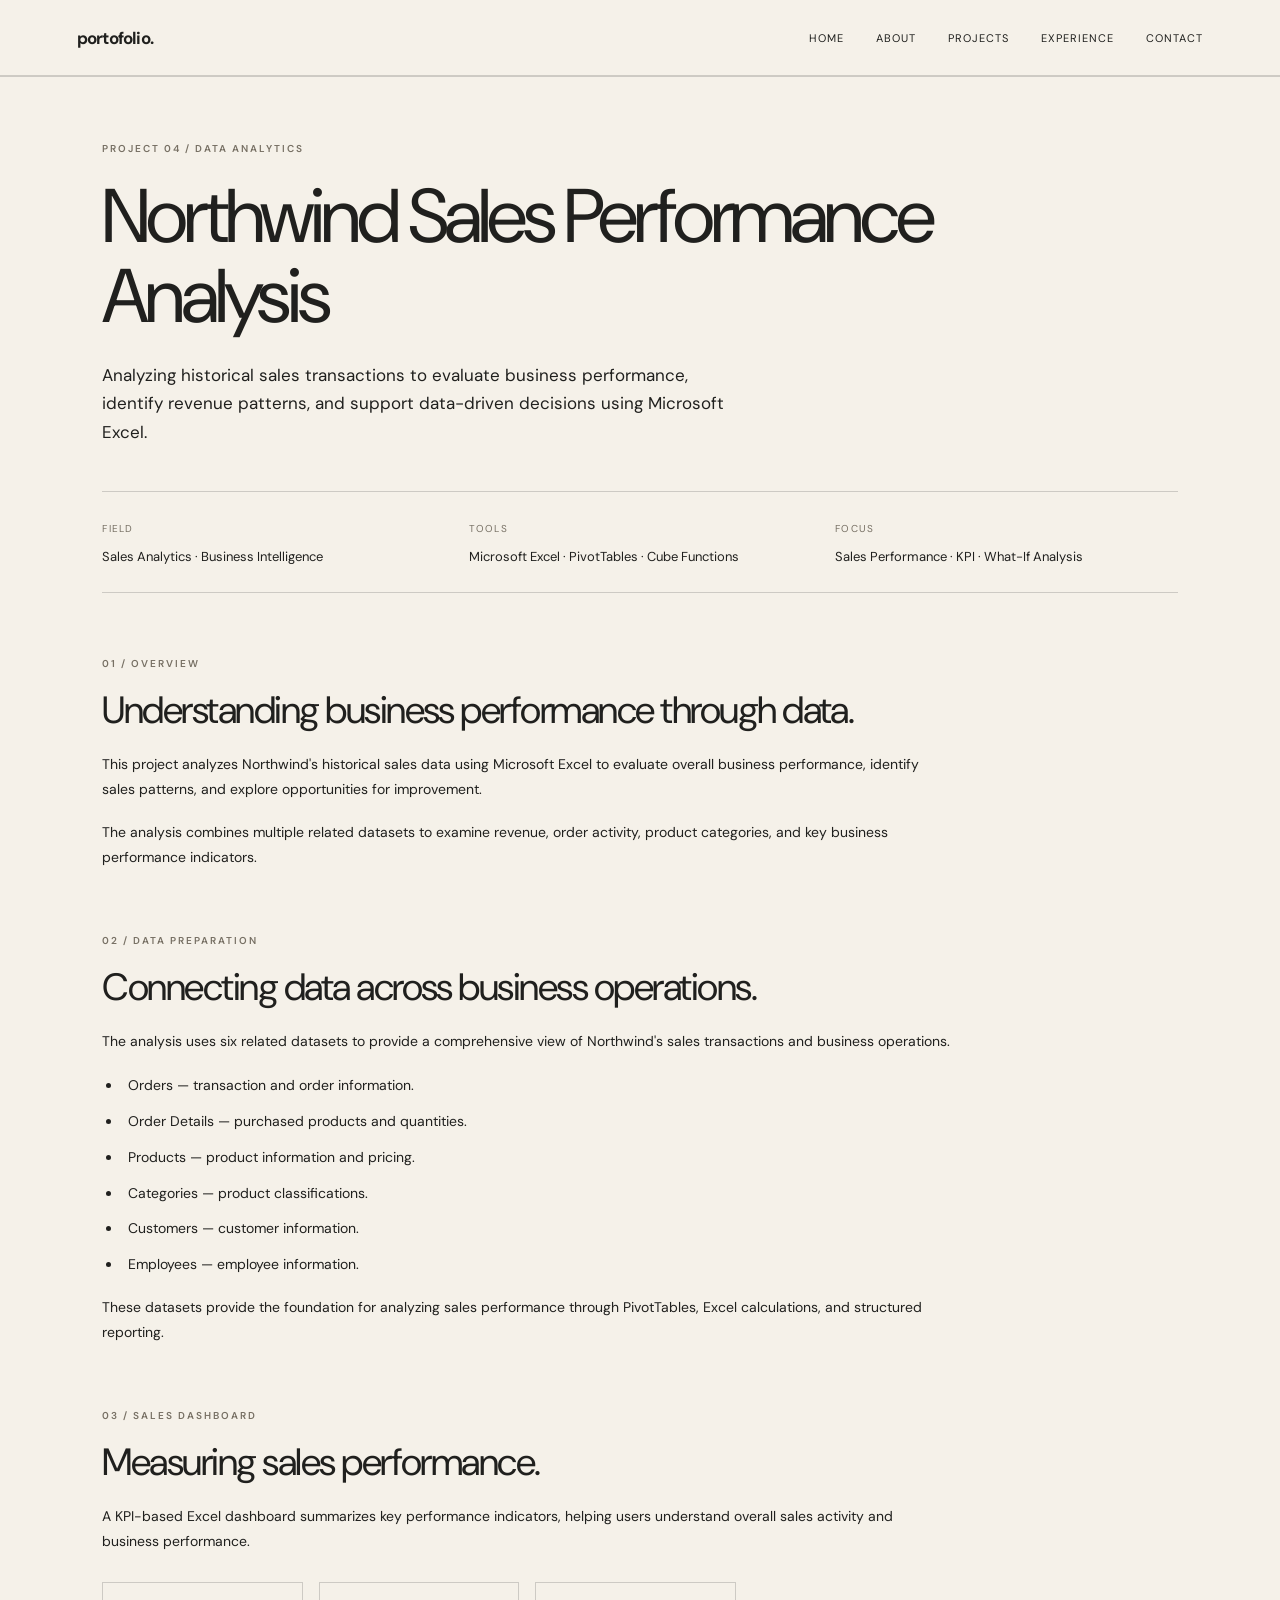
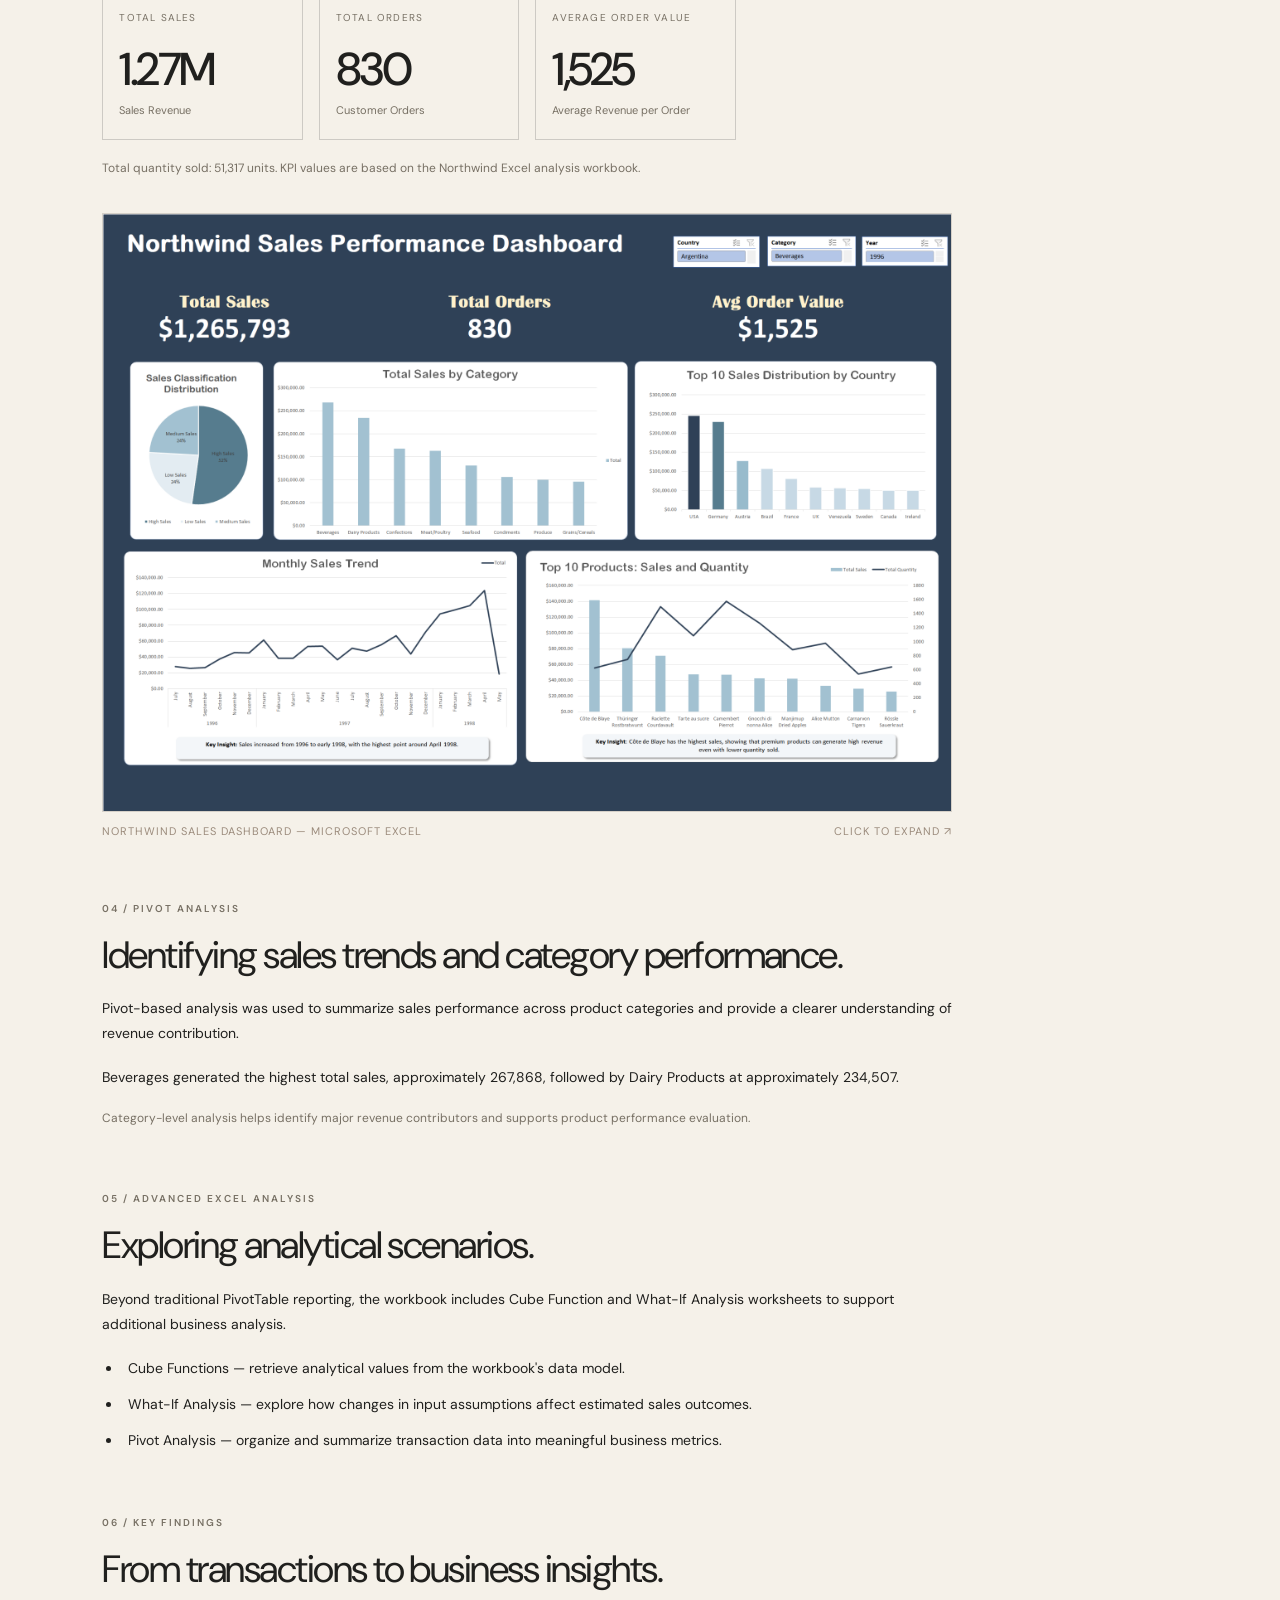
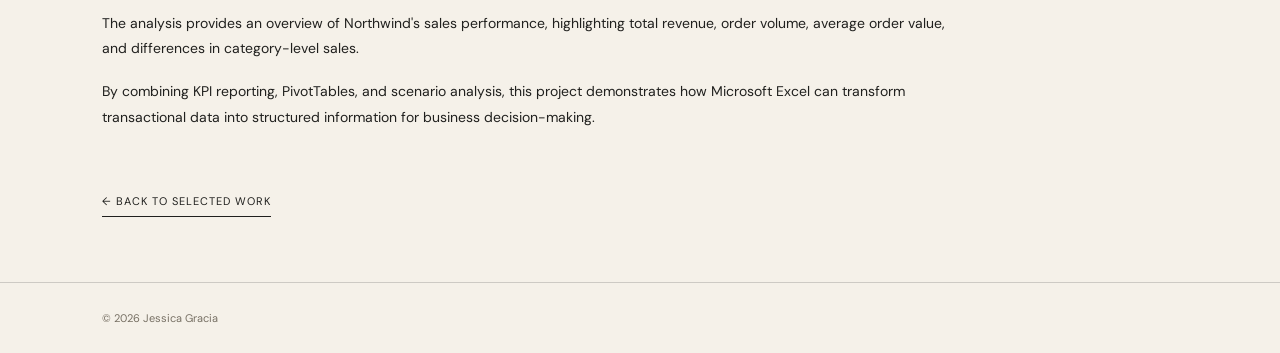
<file: jessica-portofolio/details-northwind.html>
<!DOCTYPE html>
<html lang="en">
<head>
    <meta charset="UTF-8">
    <meta name="viewport" content="width=device-width, initial-scale=1.0">

    <title>Northwind Sales Analysis — Jessica Gracia</title>

    <link rel="stylesheet" href="style.css">
    <script src="script.js" defer></script>
</head>

<body>

<header class="navbar">
    <a href="index.html" class="logo">portofolio.</a>

    <nav class="nav-links">
        <a href="index.html">Home</a>
        <a href="main.html#about">About</a>
        <a href="main.html#projects">Projects</a>
        <a href="main.html#experience">Experience</a>
        <a href="main.html#contact">Contact</a>
    </nav>
</header>

<main>

<section id="project-northwind" class="project-detail section">

    <p class="eyebrow">PROJECT 04 / DATA ANALYTICS</p>

    <h2>Northwind Sales Performance Analysis</h2>

    <p class="detail-intro">
        Analyzing historical sales transactions to evaluate
        business performance, identify revenue patterns,
        and support data-driven decisions using Microsoft Excel.
    </p>

    <!-- PROJECT INFORMATION -->

    <div class="detail-meta">
        <div>
            <span>FIELD</span>
            <p>Sales Analytics · Business Intelligence</p>
        </div>

        <div>
            <span>TOOLS</span>
            <p>Microsoft Excel · PivotTables · Cube Functions</p>
        </div>

        <div>
            <span>FOCUS</span>
            <p>Sales Performance · KPI · What-If Analysis</p>
        </div>
    </div>


    <!-- 01 OVERVIEW -->

    <div class="detail-block">
        <p class="eyebrow">01 / OVERVIEW</p>

        <h3>Understanding business performance through data.</h3>

        <p>
            This project analyzes Northwind's historical sales
            data using Microsoft Excel to evaluate overall
            business performance, identify sales patterns,
            and explore opportunities for improvement.
        </p>

        <p>
            The analysis combines multiple related datasets
            to examine revenue, order activity, product
            categories, and key business performance indicators.
        </p>
    </div>


    <!-- 02 DATA PREPARATION -->

    <div class="detail-block">
        <p class="eyebrow">02 / DATA PREPARATION</p>

        <h3>Connecting data across business operations.</h3>

        <p>
            The analysis uses six related datasets to
            provide a comprehensive view of Northwind's
            sales transactions and business operations.
        </p>

        <ul>
            <li>Orders — transaction and order information.</li>
            <li>Order Details — purchased products and quantities.</li>
            <li>Products — product information and pricing.</li>
            <li>Categories — product classifications.</li>
            <li>Customers — customer information.</li>
            <li>Employees — employee information.</li>
        </ul>

        <p>
            These datasets provide the foundation for
            analyzing sales performance through PivotTables,
            Excel calculations, and structured reporting.
        </p>
    </div>


    <!-- 03 DASHBOARD -->

    <div class="detail-block">
        <p class="eyebrow">03 / SALES DASHBOARD</p>

        <h3>Measuring sales performance.</h3>

        <p>
            A KPI-based Excel dashboard summarizes key
            performance indicators, helping users understand
            overall sales activity and business performance.
        </p>

        <div class="result-grid">
            <div>
                <span>TOTAL SALES</span>
                <strong>1.27M</strong>
                <p>Sales Revenue</p>
            </div>

            <div>
                <span>TOTAL ORDERS</span>
                <strong>830</strong>
                <p>Customer Orders</p>
            </div>

            <div>
                <span>AVERAGE ORDER VALUE</span>
                <strong>1,525</strong>
                <p>Average Revenue per Order</p>
            </div>
        </div>

        <p class="detail-note">
            Total quantity sold: 51,317 units.
            KPI values are based on the Northwind
            Excel analysis workbook.
        </p>
        
        <!-- NORTHWIND DASHBOARD -->
        <figure class="tableau-showcase">
            <a href="assets/images/northwind-dashboard.png"
            target="_blank"
            rel="noopener noreferrer">

                <img
                    src="assets/images/northwind-dashboard.png"
                    alt="Northwind Sales Performance Excel Dashboard"
                    loading="lazy"
                >
            </a>

            <figcaption>
                NORTHWIND SALES DASHBOARD — MICROSOFT EXCEL
                <span>CLICK TO EXPAND ↗</span>
            </figcaption>
        </figure>

    </div>


    <!-- 04 PIVOT ANALYSIS -->

    <div class="detail-block">
        <p class="eyebrow">04 / PIVOT ANALYSIS</p>

        <h3>Identifying sales trends and category performance.</h3>

        <p>
            Pivot-based analysis was used to summarize
            sales performance across product categories
            and provide a clearer understanding of
            revenue contribution.
        </p>

        <p>
            Beverages generated the highest total sales,
            approximately 267,868, followed by Dairy
            Products at approximately 234,507.
        </p>

        <p class="detail-note">
            Category-level analysis helps identify
            major revenue contributors and supports
            product performance evaluation.
        </p>
    </div>


    <!-- 05 ADVANCED EXCEL -->

    <div class="detail-block">
        <p class="eyebrow">05 / ADVANCED EXCEL ANALYSIS</p>

        <h3>Exploring analytical scenarios.</h3>

        <p>
            Beyond traditional PivotTable reporting,
            the workbook includes Cube Function and
            What-If Analysis worksheets to support
            additional business analysis.
        </p>

        <ul>
            <li>
                Cube Functions — retrieve analytical
                values from the workbook's data model.
            </li>

            <li>
                What-If Analysis — explore how changes
                in input assumptions affect estimated
                sales outcomes.
            </li>

            <li>
                Pivot Analysis — organize and summarize
                transaction data into meaningful
                business metrics.
            </li>
        </ul>
    </div>


    <!-- 06 KEY FINDINGS -->

    <div class="detail-block">
        <p class="eyebrow">06 / KEY FINDINGS</p>

        <h3>From transactions to business insights.</h3>

        <p>
            The analysis provides an overview of
            Northwind's sales performance, highlighting
            total revenue, order volume, average order
            value, and differences in category-level sales.
        </p>

        <p>
            By combining KPI reporting, PivotTables,
            and scenario analysis, this project
            demonstrates how Microsoft Excel can
            transform transactional data into
            structured information for business
            decision-making.
        </p>
    </div>


    <!-- BACK BUTTON -->

    <a class="back-projects" href="main.html#projects">
        ← BACK TO SELECTED WORK
    </a>

</section>

</main>

<footer>
    © 2026 Jessica Gracia
</footer>

</body>
</html>
</file>
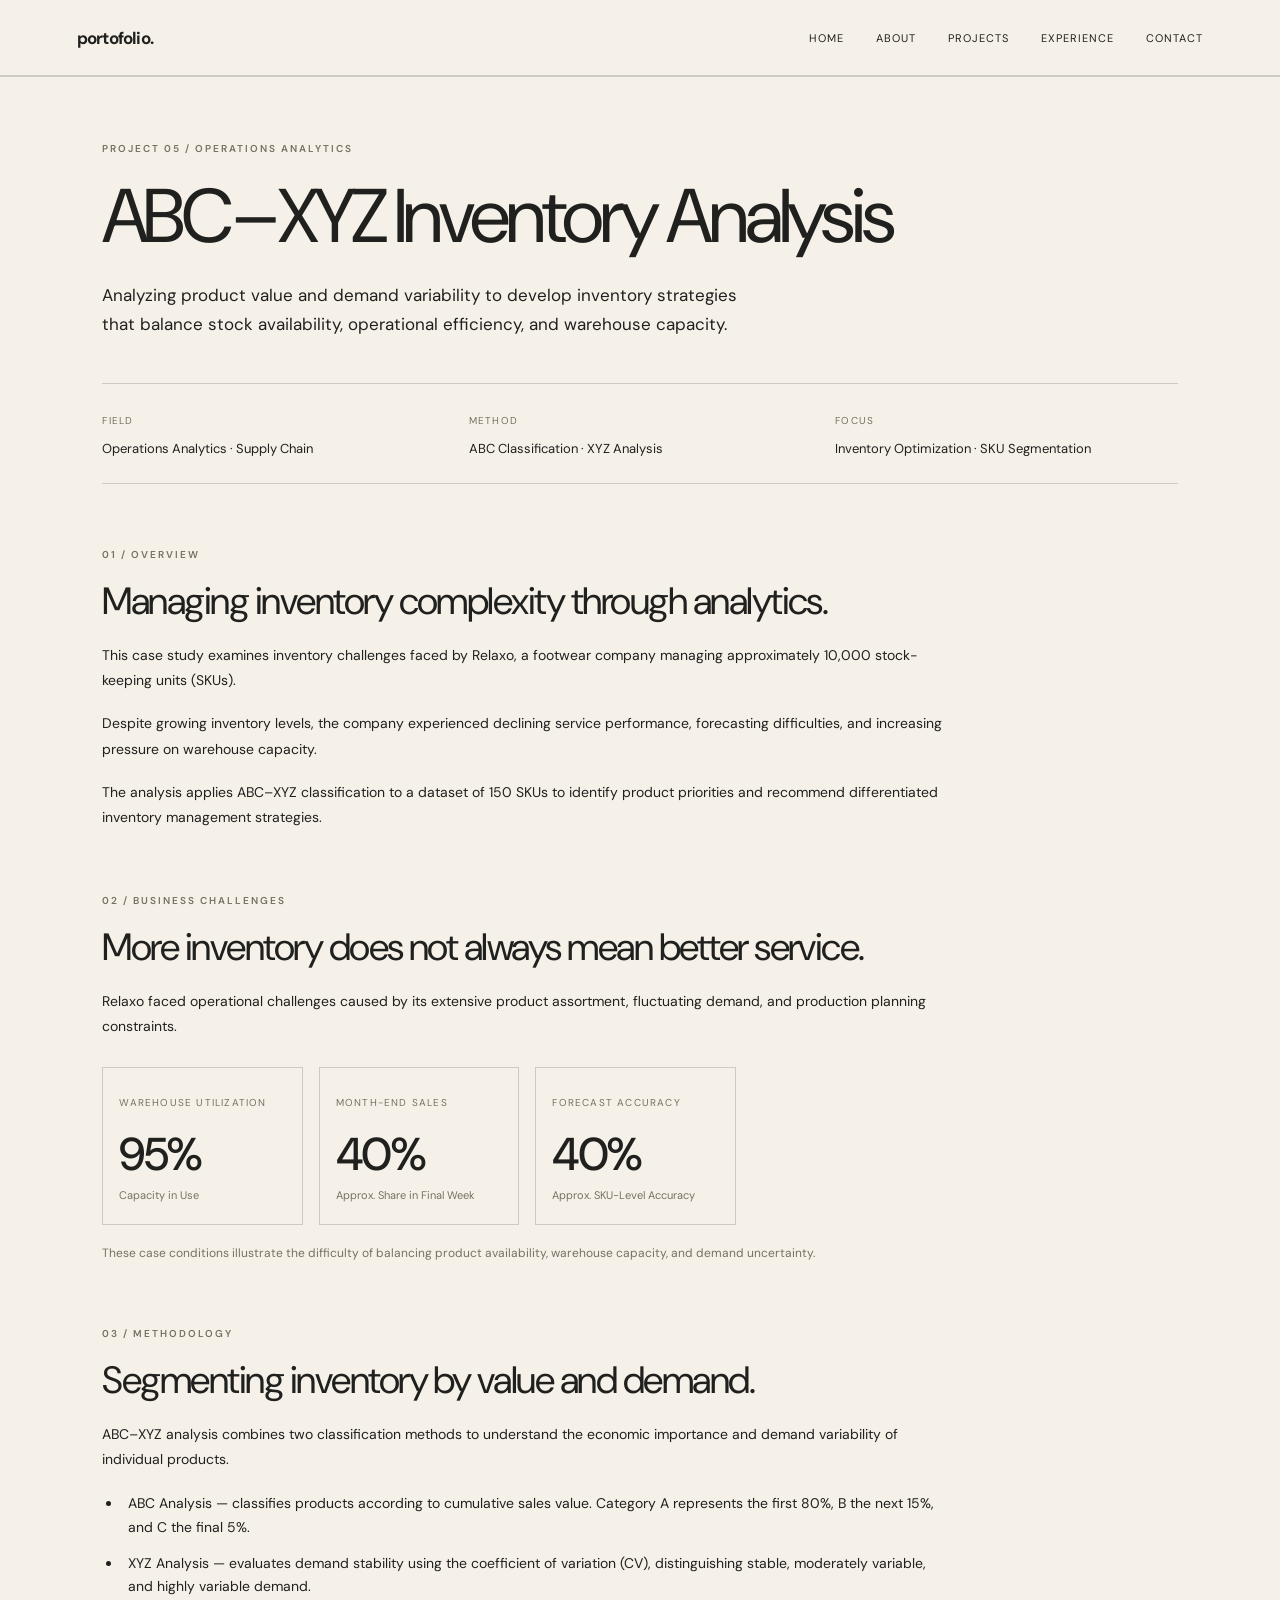
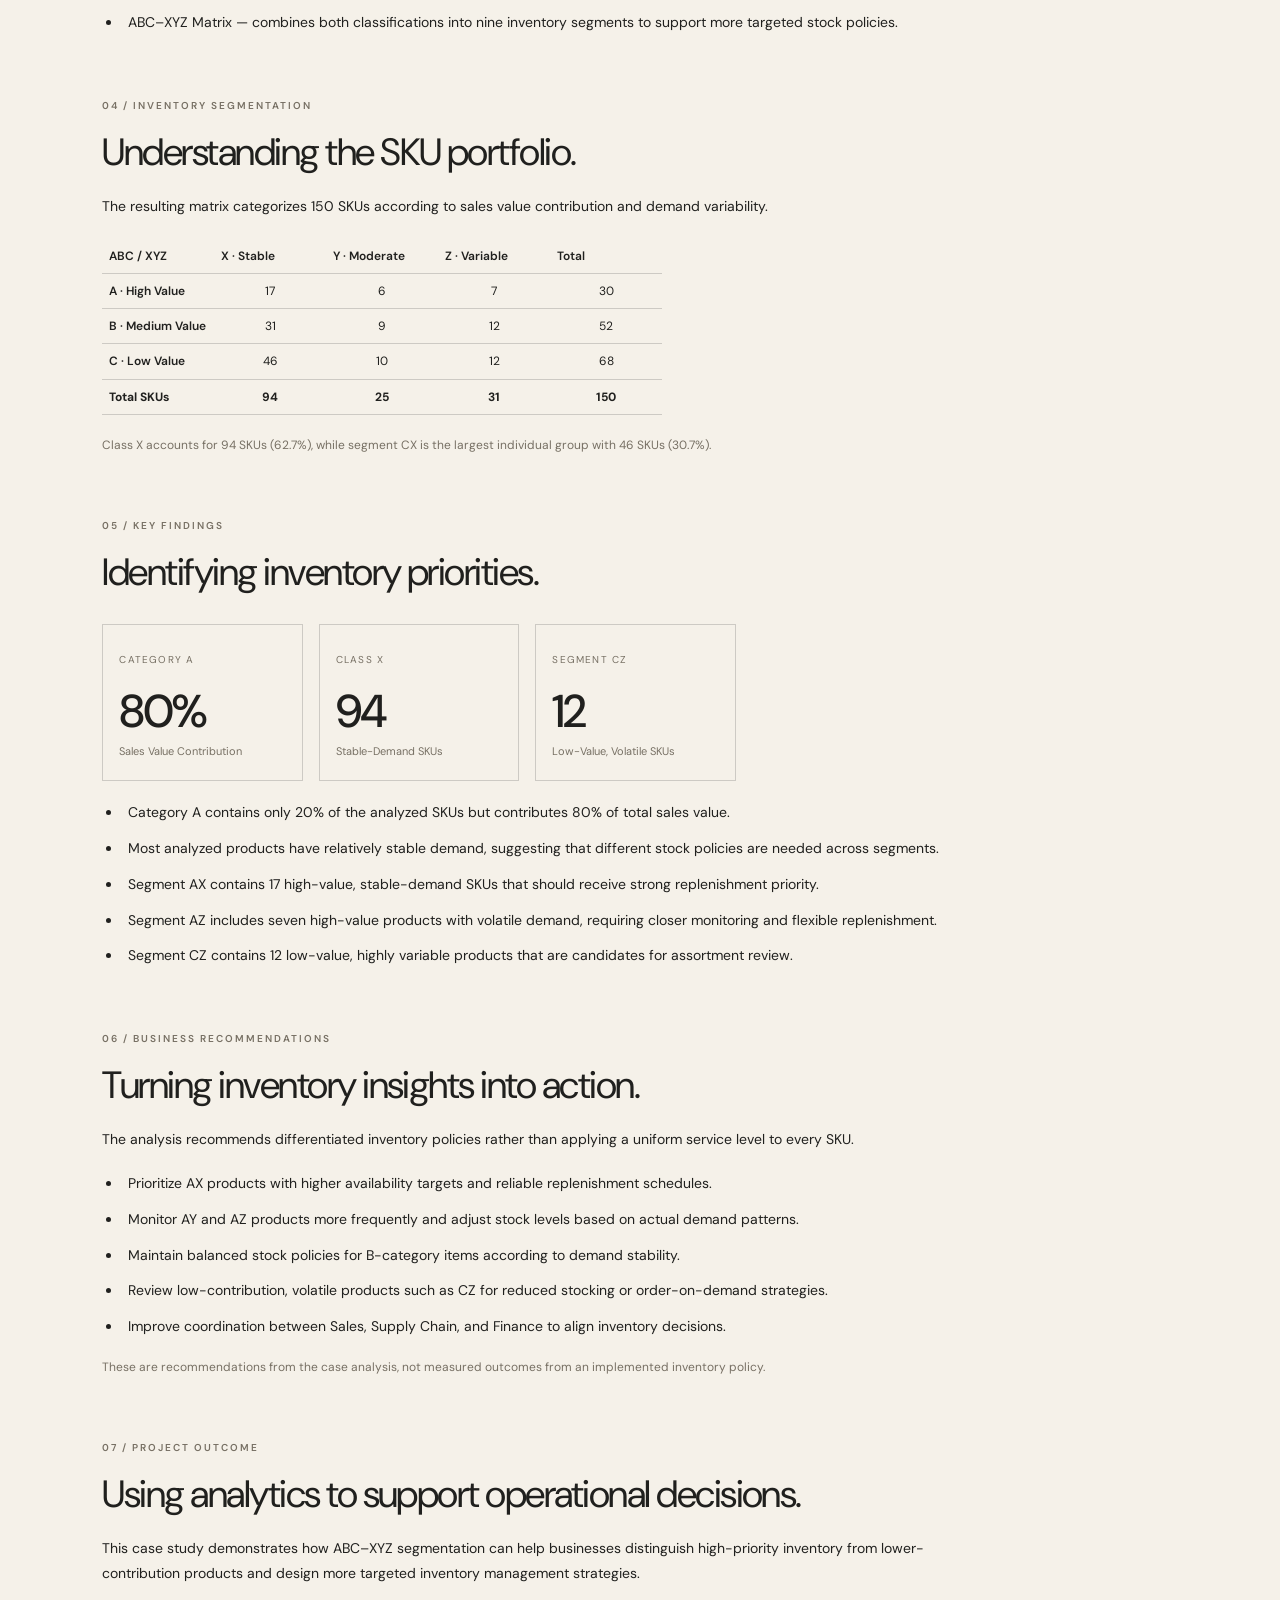
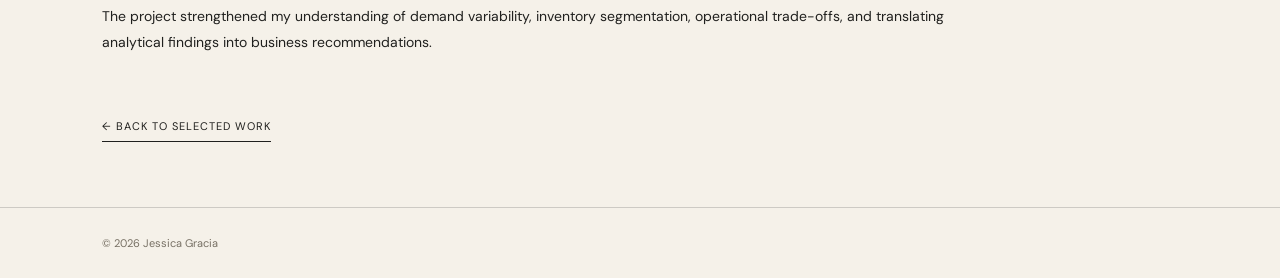
<file: jessica-portofolio/details-relaxo.html>
<!DOCTYPE html>
<html lang="en">
<head>
    <meta charset="UTF-8">
    <meta name="viewport" content="width=device-width, initial-scale=1.0">

    <title>ABC-XYZ Inventory Analysis — Jessica Gracia</title>
    <meta name="description" content="ABC-XYZ Inventory Analysis for Relaxo using Business Analytics.">

    <link rel="stylesheet" href="style.css">
    <script src="script.js" defer></script>
</head>

<body>

<header class="navbar">
    <a href="index.html" class="logo">portofolio.</a>

    <nav class="nav-links">
        <a href="index.html">Home</a>
        <a href="main.html#about">About</a>
        <a href="main.html#projects">Projects</a>
        <a href="main.html#experience">Experience</a>
        <a href="main.html#contact">Contact</a>
    </nav>
</header>

<main>

<section id="project-relaxo" class="project-detail section">

    <p class="eyebrow">PROJECT 05 / OPERATIONS ANALYTICS</p>

    <h2>ABC–XYZ Inventory Analysis</h2>

    <p class="detail-intro">
        Analyzing product value and demand variability
        to develop inventory strategies that balance
        stock availability, operational efficiency,
        and warehouse capacity.
    </p>

    <!-- PROJECT INFORMATION -->

    <div class="detail-meta">
        <div>
            <span>FIELD</span>
            <p>Operations Analytics · Supply Chain</p>
        </div>

        <div>
            <span>METHOD</span>
            <p>ABC Classification · XYZ Analysis</p>
        </div>

        <div>
            <span>FOCUS</span>
            <p>Inventory Optimization · SKU Segmentation</p>
        </div>
    </div>


    <!-- 01 OVERVIEW -->

    <div class="detail-block">
        <p class="eyebrow">01 / OVERVIEW</p>

        <h3>Managing inventory complexity through analytics.</h3>

        <p>
            This case study examines inventory challenges
            faced by Relaxo, a footwear company managing
            approximately 10,000 stock-keeping units (SKUs).
        </p>

        <p>
            Despite growing inventory levels, the company
            experienced declining service performance,
            forecasting difficulties, and increasing
            pressure on warehouse capacity.
        </p>

        <p>
            The analysis applies ABC–XYZ classification
            to a dataset of 150 SKUs to identify product
            priorities and recommend differentiated
            inventory management strategies.
        </p>
    </div>


    <!-- 02 BUSINESS CHALLENGES -->

    <div class="detail-block">
        <p class="eyebrow">02 / BUSINESS CHALLENGES</p>

        <h3>More inventory does not always mean better service.</h3>

        <p>
            Relaxo faced operational challenges caused
            by its extensive product assortment,
            fluctuating demand, and production planning
            constraints.
        </p>

        <div class="result-grid">
            <div>
                <span>WAREHOUSE UTILIZATION</span>
                <strong>95%</strong>
                <p>Capacity in Use</p>
            </div>

            <div>
                <span>MONTH-END SALES</span>
                <strong>40%</strong>
                <p>Approx. Share in Final Week</p>
            </div>

            <div>
                <span>FORECAST ACCURACY</span>
                <strong>40%</strong>
                <p>Approx. SKU-Level Accuracy</p>
            </div>
        </div>

        <p class="detail-note">
            These case conditions illustrate the
            difficulty of balancing product availability,
            warehouse capacity, and demand uncertainty.
        </p>
    </div>


    <!-- 03 METHODOLOGY -->

    <div class="detail-block">
        <p class="eyebrow">03 / METHODOLOGY</p>

        <h3>Segmenting inventory by value and demand.</h3>

        <p>
            ABC–XYZ analysis combines two classification
            methods to understand the economic importance
            and demand variability of individual products.
        </p>

        <ul>
            <li>
                ABC Analysis — classifies products
                according to cumulative sales value.
                Category A represents the first 80%,
                B the next 15%, and C the final 5%.
            </li>

            <li>
                XYZ Analysis — evaluates demand stability
                using the coefficient of variation (CV),
                distinguishing stable, moderately variable,
                and highly variable demand.
            </li>

            <li>
                ABC–XYZ Matrix — combines both classifications
                into nine inventory segments to support
                more targeted stock policies.
            </li>
        </ul>
    </div>


    <!-- 04 CLASSIFICATION MATRIX -->

    <div class="detail-block">
        <p class="eyebrow">04 / INVENTORY SEGMENTATION</p>

        <h3>Understanding the SKU portfolio.</h3>

        <p>
            The resulting matrix categorizes 150 SKUs
            according to sales value contribution and
            demand variability.
        </p>

        <div class="relaxo-matrix-wrapper">

            <table class="relaxo-matrix">
                <thead>
                    <tr>
                        <th>ABC / XYZ</th>
                        <th>X · Stable</th>
                        <th>Y · Moderate</th>
                        <th>Z · Variable</th>
                        <th>Total</th>
                    </tr>
                </thead>

                <tbody>
                    <tr>
                        <th>A · High Value</th>
                        <td>17</td>
                        <td>6</td>
                        <td>7</td>
                        <td>30</td>
                    </tr>

                    <tr>
                        <th>B · Medium Value</th>
                        <td>31</td>
                        <td>9</td>
                        <td>12</td>
                        <td>52</td>
                    </tr>

                    <tr>
                        <th>C · Low Value</th>
                        <td>46</td>
                        <td>10</td>
                        <td>12</td>
                        <td>68</td>
                    </tr>

                    <tr class="matrix-total">
                        <th>Total SKUs</th>
                        <td>94</td>
                        <td>25</td>
                        <td>31</td>
                        <td>150</td>
                    </tr>
                </tbody>
            </table>

        </div>

        <p class="detail-note">
            Class X accounts for 94 SKUs (62.7%),
            while segment CX is the largest individual
            group with 46 SKUs (30.7%).
        </p>
    </div>


    <!-- 05 KEY FINDINGS -->

    <div class="detail-block">
        <p class="eyebrow">05 / KEY FINDINGS</p>

        <h3>Identifying inventory priorities.</h3>

        <div class="result-grid">
            <div>
                <span>CATEGORY A</span>
                <strong>80%</strong>
                <p>Sales Value Contribution</p>
            </div>

            <div>
                <span>CLASS X</span>
                <strong>94</strong>
                <p>Stable-Demand SKUs</p>
            </div>

            <div>
                <span>SEGMENT CZ</span>
                <strong>12</strong>
                <p>Low-Value, Volatile SKUs</p>
            </div>
        </div>

        <ul>
            <li>
                Category A contains only 20% of the
                analyzed SKUs but contributes 80%
                of total sales value.
            </li>

            <li>
                Most analyzed products have relatively
                stable demand, suggesting that different
                stock policies are needed across segments.
            </li>

            <li>
                Segment AX contains 17 high-value,
                stable-demand SKUs that should receive
                strong replenishment priority.
            </li>

            <li>
                Segment AZ includes seven high-value
                products with volatile demand, requiring
                closer monitoring and flexible replenishment.
            </li>

            <li>
                Segment CZ contains 12 low-value,
                highly variable products that are
                candidates for assortment review.
            </li>
        </ul>
    </div>


    <!-- 06 RECOMMENDATIONS -->

    <div class="detail-block">
        <p class="eyebrow">06 / BUSINESS RECOMMENDATIONS</p>

        <h3>Turning inventory insights into action.</h3>

        <p>
            The analysis recommends differentiated
            inventory policies rather than applying
            a uniform service level to every SKU.
        </p>

        <ul>
            <li>
                Prioritize AX products with higher
                availability targets and reliable
                replenishment schedules.
            </li>

            <li>
                Monitor AY and AZ products more frequently
                and adjust stock levels based on actual
                demand patterns.
            </li>

            <li>
                Maintain balanced stock policies for
                B-category items according to demand stability.
            </li>

            <li>
                Review low-contribution, volatile products
                such as CZ for reduced stocking or
                order-on-demand strategies.
            </li>

            <li>
                Improve coordination between Sales,
                Supply Chain, and Finance to align
                inventory decisions.
            </li>
        </ul>

        <p class="detail-note">
            These are recommendations from the case
            analysis, not measured outcomes from an
            implemented inventory policy.
        </p>
    </div>


    <!-- 07 PROJECT OUTCOME -->

    <div class="detail-block">
        <p class="eyebrow">07 / PROJECT OUTCOME</p>

        <h3>Using analytics to support operational decisions.</h3>

        <p>
            This case study demonstrates how ABC–XYZ
            segmentation can help businesses distinguish
            high-priority inventory from lower-contribution
            products and design more targeted inventory
            management strategies.
        </p>

        <p>
            The project strengthened my understanding
            of demand variability, inventory segmentation,
            operational trade-offs, and translating
            analytical findings into business recommendations.
        </p>
    </div>


    <!-- BACK TO PROJECTS -->

    <a class="back-projects" href="main.html#projects">
        ← BACK TO SELECTED WORK
    </a>

</section>

</main>

<footer>
    © 2026 Jessica Gracia
</footer>

</body>
</html>
</file>
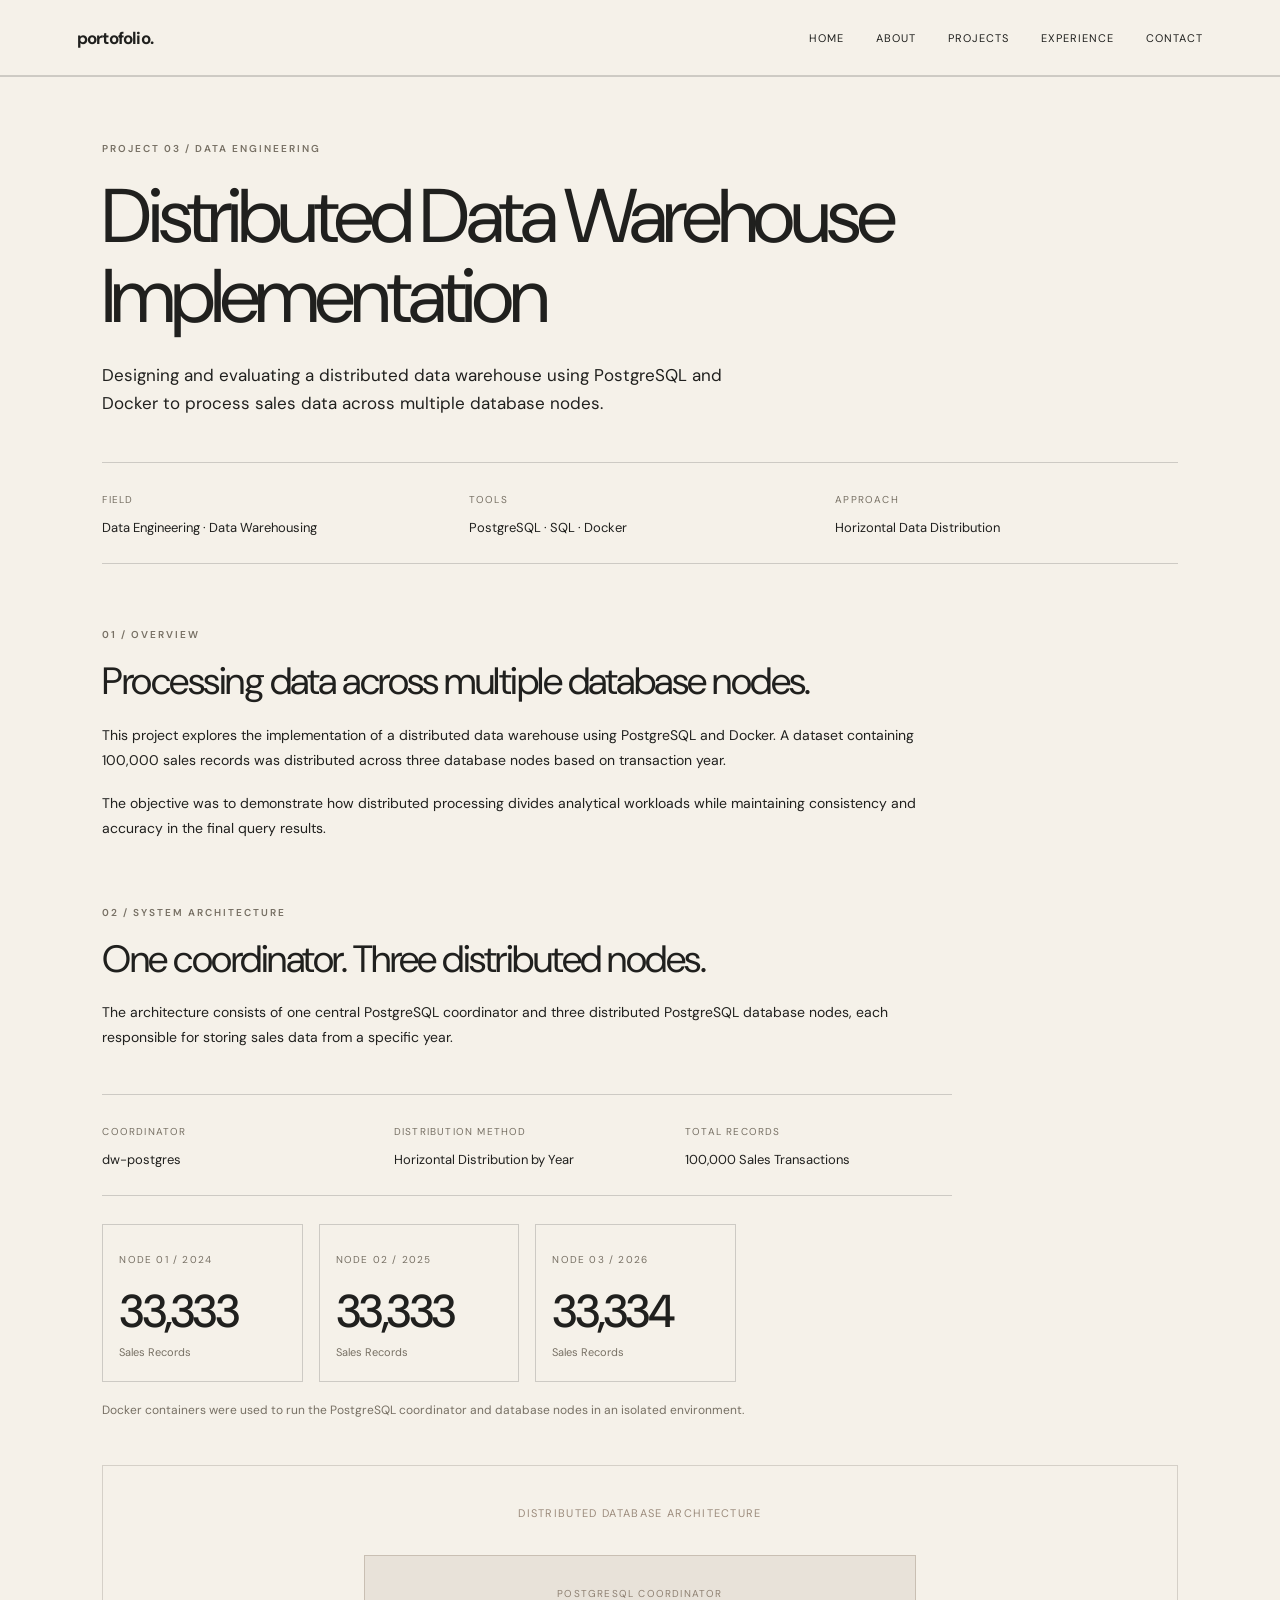
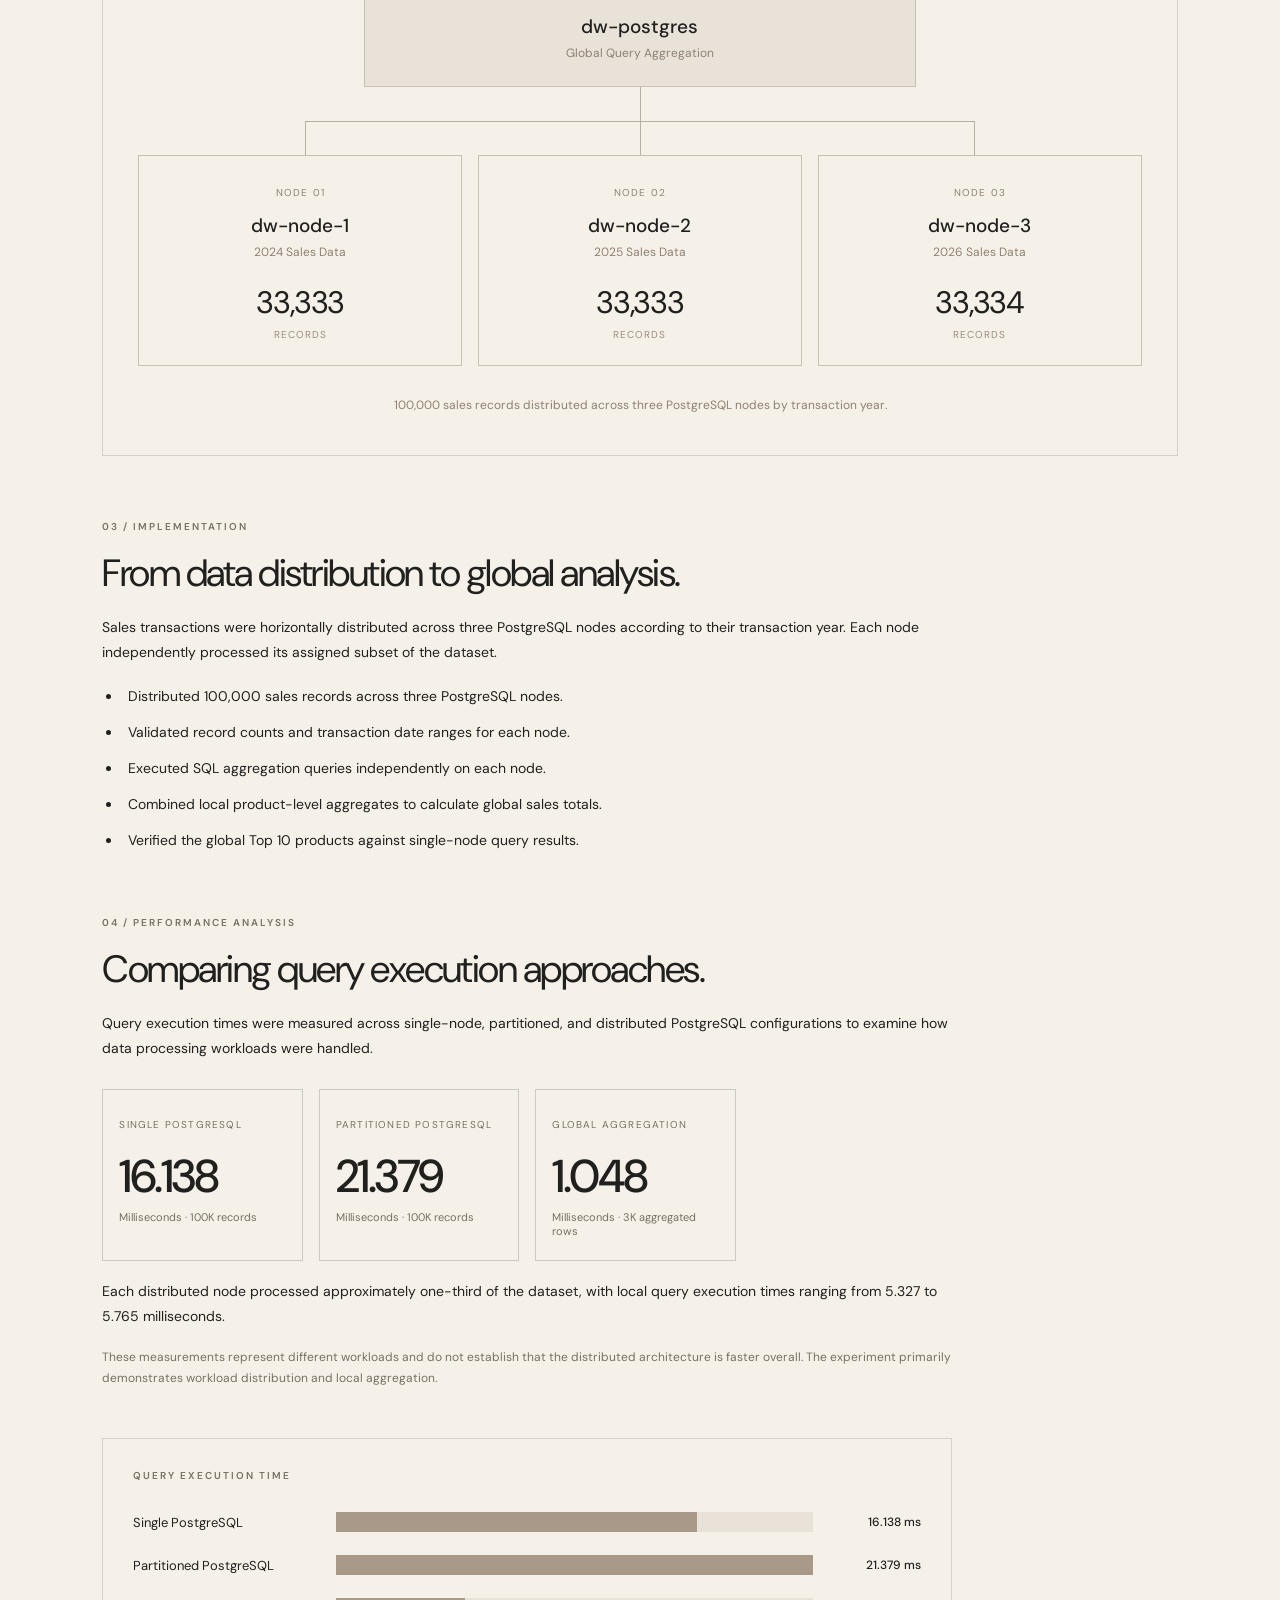
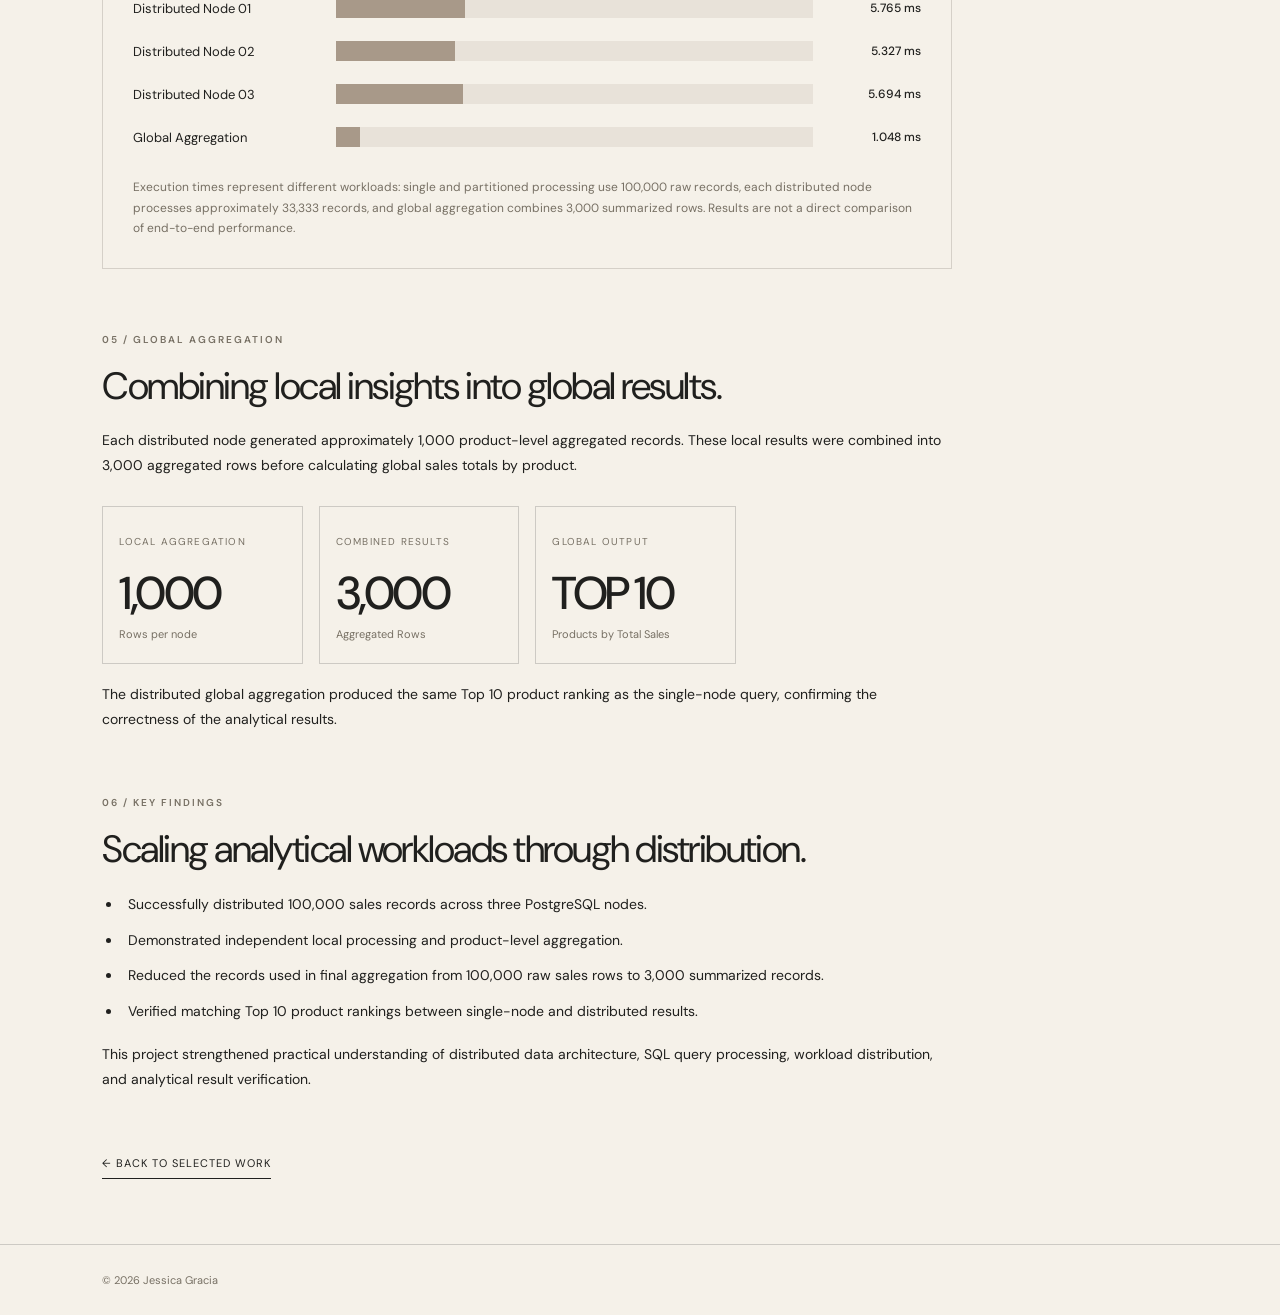
<file: jessica-portofolio/details-warehouse.html>
<!DOCTYPE html>
<html lang="en">
<head>
    <meta charset="UTF-8">
    <meta name="viewport" content="width=device-width, initial-scale=1.0">

    <title>Distributed Data Warehouse — Jessica Gracia</title>
    <meta name="description" content="Distributed Data Warehouse implementation using PostgreSQL, Docker, and SQL.">

    <link rel="stylesheet" href="style.css">
    <script src="script.js" defer></script>
</head>

<body>

<header class="navbar">
    <a href="index.html" class="logo">portofolio.</a>

    <nav class="nav-links">
        <a href="index.html">Home</a>
        <a href="main.html#about">About</a>
        <a href="main.html#projects">Projects</a>
        <a href="main.html#experience">Experience</a>
        <a href="main.html#contact">Contact</a>
    </nav>
</header>

<main>

<section id="project-warehouse" class="project-detail section">

    <p class="eyebrow">PROJECT 03 / DATA ENGINEERING</p>

    <h2>Distributed Data Warehouse Implementation</h2>

    <p class="detail-intro">
        Designing and evaluating a distributed data warehouse
        using PostgreSQL and Docker to process sales data
        across multiple database nodes.
    </p>

    <!-- PROJECT INFORMATION -->

    <div class="detail-meta">
        <div>
            <span>FIELD</span>
            <p>Data Engineering · Data Warehousing</p>
        </div>

        <div>
            <span>TOOLS</span>
            <p>PostgreSQL · SQL · Docker</p>
        </div>

        <div>
            <span>APPROACH</span>
            <p>Horizontal Data Distribution</p>
        </div>
    </div>


    <!-- 01 OVERVIEW -->

    <div class="detail-block">
        <p class="eyebrow">01 / OVERVIEW</p>

        <h3>Processing data across multiple database nodes.</h3>

        <p>
            This project explores the implementation of a
            distributed data warehouse using PostgreSQL
            and Docker. A dataset containing 100,000 sales
            records was distributed across three database
            nodes based on transaction year.
        </p>

        <p>
            The objective was to demonstrate how distributed
            processing divides analytical workloads while
            maintaining consistency and accuracy in the
            final query results.
        </p>
    </div>


    <!-- 02 SYSTEM ARCHITECTURE -->

    <div class="detail-block">
        <p class="eyebrow">02 / SYSTEM ARCHITECTURE</p>

        <h3>One coordinator. Three distributed nodes.</h3>

        <p>
            The architecture consists of one central
            PostgreSQL coordinator and three distributed
            PostgreSQL database nodes, each responsible
            for storing sales data from a specific year.
        </p>

        <div class="detail-meta">
            <div>
                <span>COORDINATOR</span>
                <p>dw-postgres</p>
            </div>

            <div>
                <span>DISTRIBUTION METHOD</span>
                <p>Horizontal Distribution by Year</p>
            </div>

            <div>
                <span>TOTAL RECORDS</span>
                <p>100,000 Sales Transactions</p>
            </div>
        </div>

        <div class="result-grid">
            <div>
                <span>NODE 01 / 2024</span>
                <strong>33,333</strong>
                <p>Sales Records</p>
            </div>

            <div>
                <span>NODE 02 / 2025</span>
                <strong>33,333</strong>
                <p>Sales Records</p>
            </div>

            <div>
                <span>NODE 03 / 2026</span>
                <strong>33,334</strong>
                <p>Sales Records</p>
            </div>
        </div>

        <p class="detail-note">
            Docker containers were used to run the
            PostgreSQL coordinator and database nodes
            in an isolated environment.
        </p>
    </div>

        
    <!-- DISTRIBUTED DATABASE ARCHITECTURE -->
    <div class="warehouse-architecture">

        <p class="architecture-label">
            DISTRIBUTED DATABASE ARCHITECTURE
        </p>

        <div class="architecture-coordinator">
            <span>POSTGRESQL COORDINATOR</span>
            <h4>dw-postgres</h4>
            <p>Global Query Aggregation</p>
        </div>

        <div class="architecture-connector">
            <div class="connector-horizontal"></div>
            <div class="connector-branches">
                <span></span>
                <span></span>
                <span></span>
            </div>
        </div>

        <div class="architecture-nodes">

            <div class="architecture-node">
                <span>NODE 01</span>
                <h4>dw-node-1</h4>
                <p>2024 Sales Data</p>
                <strong>33,333</strong>
                <small>RECORDS</small>
            </div>

            <div class="architecture-node">
                <span>NODE 02</span>
                <h4>dw-node-2</h4>
                <p>2025 Sales Data</p>
                <strong>33,333</strong>
                <small>RECORDS</small>
            </div>

            <div class="architecture-node">
                <span>NODE 03</span>
                <h4>dw-node-3</h4>
                <p>2026 Sales Data</p>
                <strong>33,334</strong>
                <small>RECORDS</small>
            </div>

        </div>

        <p class="architecture-note">
            100,000 sales records distributed across
            three PostgreSQL nodes by transaction year.
        </p>

    </div>


    <!-- 03 IMPLEMENTATION -->

    <div class="detail-block">
        <p class="eyebrow">03 / IMPLEMENTATION</p>

        <h3>From data distribution to global analysis.</h3>

        <p>
            Sales transactions were horizontally distributed
            across three PostgreSQL nodes according to their
            transaction year. Each node independently
            processed its assigned subset of the dataset.
        </p>

        <ul>
            <li>
                Distributed 100,000 sales records
                across three PostgreSQL nodes.
            </li>

            <li>
                Validated record counts and transaction
                date ranges for each node.
            </li>

            <li>
                Executed SQL aggregation queries
                independently on each node.
            </li>

            <li>
                Combined local product-level aggregates
                to calculate global sales totals.
            </li>

            <li>
                Verified the global Top 10 products
                against single-node query results.
            </li>
        </ul>
    </div>


    <!-- 04 PERFORMANCE -->

    <div class="detail-block">
        <p class="eyebrow">04 / PERFORMANCE ANALYSIS</p>

        <h3>Comparing query execution approaches.</h3>

        <p>
            Query execution times were measured across
            single-node, partitioned, and distributed
            PostgreSQL configurations to examine how
            data processing workloads were handled.
        </p>

        <div class="result-grid">
            <div>
                <span>SINGLE POSTGRESQL</span>
                <strong>16.138</strong>
                <p>Milliseconds · 100K records</p>
            </div>

            <div>
                <span>PARTITIONED POSTGRESQL</span>
                <strong>21.379</strong>
                <p>Milliseconds · 100K records</p>
            </div>

            <div>
                <span>GLOBAL AGGREGATION</span>
                <strong>1.048</strong>
                <p>Milliseconds · 3K aggregated rows</p>
            </div>
        </div>

        <p>
            Each distributed node processed approximately
            one-third of the dataset, with local query
            execution times ranging from 5.327 to
            5.765 milliseconds.
        </p>

        <p class="detail-note">
            These measurements represent different
            workloads and do not establish that the
            distributed architecture is faster overall.
            The experiment primarily demonstrates
            workload distribution and local aggregation.
        </p>

        
        <!-- QUERY PERFORMANCE COMPARISON -->
        <div class="warehouse-performance">

            <p class="eyebrow">QUERY EXECUTION TIME</p>

            <div class="performance-chart">

                <div class="performance-row">
                    <span>Single PostgreSQL</span>
                    <div class="performance-track">
                        <div class="performance-bar" style="width:75.5%"></div>
                    </div>
                    <strong>16.138 ms</strong>
                </div>

                <div class="performance-row">
                    <span>Partitioned PostgreSQL</span>
                    <div class="performance-track">
                        <div class="performance-bar" style="width:100%"></div>
                    </div>
                    <strong>21.379 ms</strong>
                </div>

                <div class="performance-row">
                    <span>Distributed Node 01</span>
                    <div class="performance-track">
                        <div class="performance-bar" style="width:27%"></div>
                    </div>
                    <strong>5.765 ms</strong>
                </div>

                <div class="performance-row">
                    <span>Distributed Node 02</span>
                    <div class="performance-track">
                        <div class="performance-bar" style="width:24.9%"></div>
                    </div>
                    <strong>5.327 ms</strong>
                </div>

                <div class="performance-row">
                    <span>Distributed Node 03</span>
                    <div class="performance-track">
                        <div class="performance-bar" style="width:26.6%"></div>
                    </div>
                    <strong>5.694 ms</strong>
                </div>

                <div class="performance-row">
                    <span>Global Aggregation</span>
                    <div class="performance-track">
                        <div class="performance-bar" style="width:4.9%"></div>
                    </div>
                    <strong>1.048 ms</strong>
                </div>

            </div>

            <p class="detail-note">
                Execution times represent different workloads:
                single and partitioned processing use 100,000 raw
                records, each distributed node processes approximately
                33,333 records, and global aggregation combines
                3,000 summarized rows. Results are not a direct
                comparison of end-to-end performance.
            </p>

        </div>

    </div>


    <!-- 05 GLOBAL AGGREGATION -->

    <div class="detail-block">
        <p class="eyebrow">05 / GLOBAL AGGREGATION</p>

        <h3>Combining local insights into global results.</h3>

        <p>
            Each distributed node generated approximately
            1,000 product-level aggregated records.
            These local results were combined into
            3,000 aggregated rows before calculating
            global sales totals by product.
        </p>

        <div class="result-grid">
            <div>
                <span>LOCAL AGGREGATION</span>
                <strong>1,000</strong>
                <p>Rows per node</p>
            </div>

            <div>
                <span>COMBINED RESULTS</span>
                <strong>3,000</strong>
                <p>Aggregated Rows</p>
            </div>

            <div>
                <span>GLOBAL OUTPUT</span>
                <strong>TOP 10</strong>
                <p>Products by Total Sales</p>
            </div>
        </div>

        <p>
            The distributed global aggregation produced
            the same Top 10 product ranking as the
            single-node query, confirming the correctness
            of the analytical results.
        </p>
    </div>


    <!-- 06 KEY FINDINGS -->

    <div class="detail-block">
        <p class="eyebrow">06 / KEY FINDINGS</p>

        <h3>Scaling analytical workloads through distribution.</h3>

        <ul>
            <li>
                Successfully distributed 100,000 sales
                records across three PostgreSQL nodes.
            </li>

            <li>
                Demonstrated independent local processing
                and product-level aggregation.
            </li>

            <li>
                Reduced the records used in final aggregation
                from 100,000 raw sales rows to 3,000
                summarized records.
            </li>

            <li>
                Verified matching Top 10 product rankings
                between single-node and distributed results.
            </li>
        </ul>

        <p>
            This project strengthened practical understanding
            of distributed data architecture, SQL query
            processing, workload distribution, and
            analytical result verification.
        </p>
    </div>


    <!-- BACK TO PROJECTS -->

    <a class="back-projects" href="main.html#projects">
        ← BACK TO SELECTED WORK
    </a>

</section>

</main>

<footer>
    © 2026 Jessica Gracia
</footer>

</body>
</html>
</file>
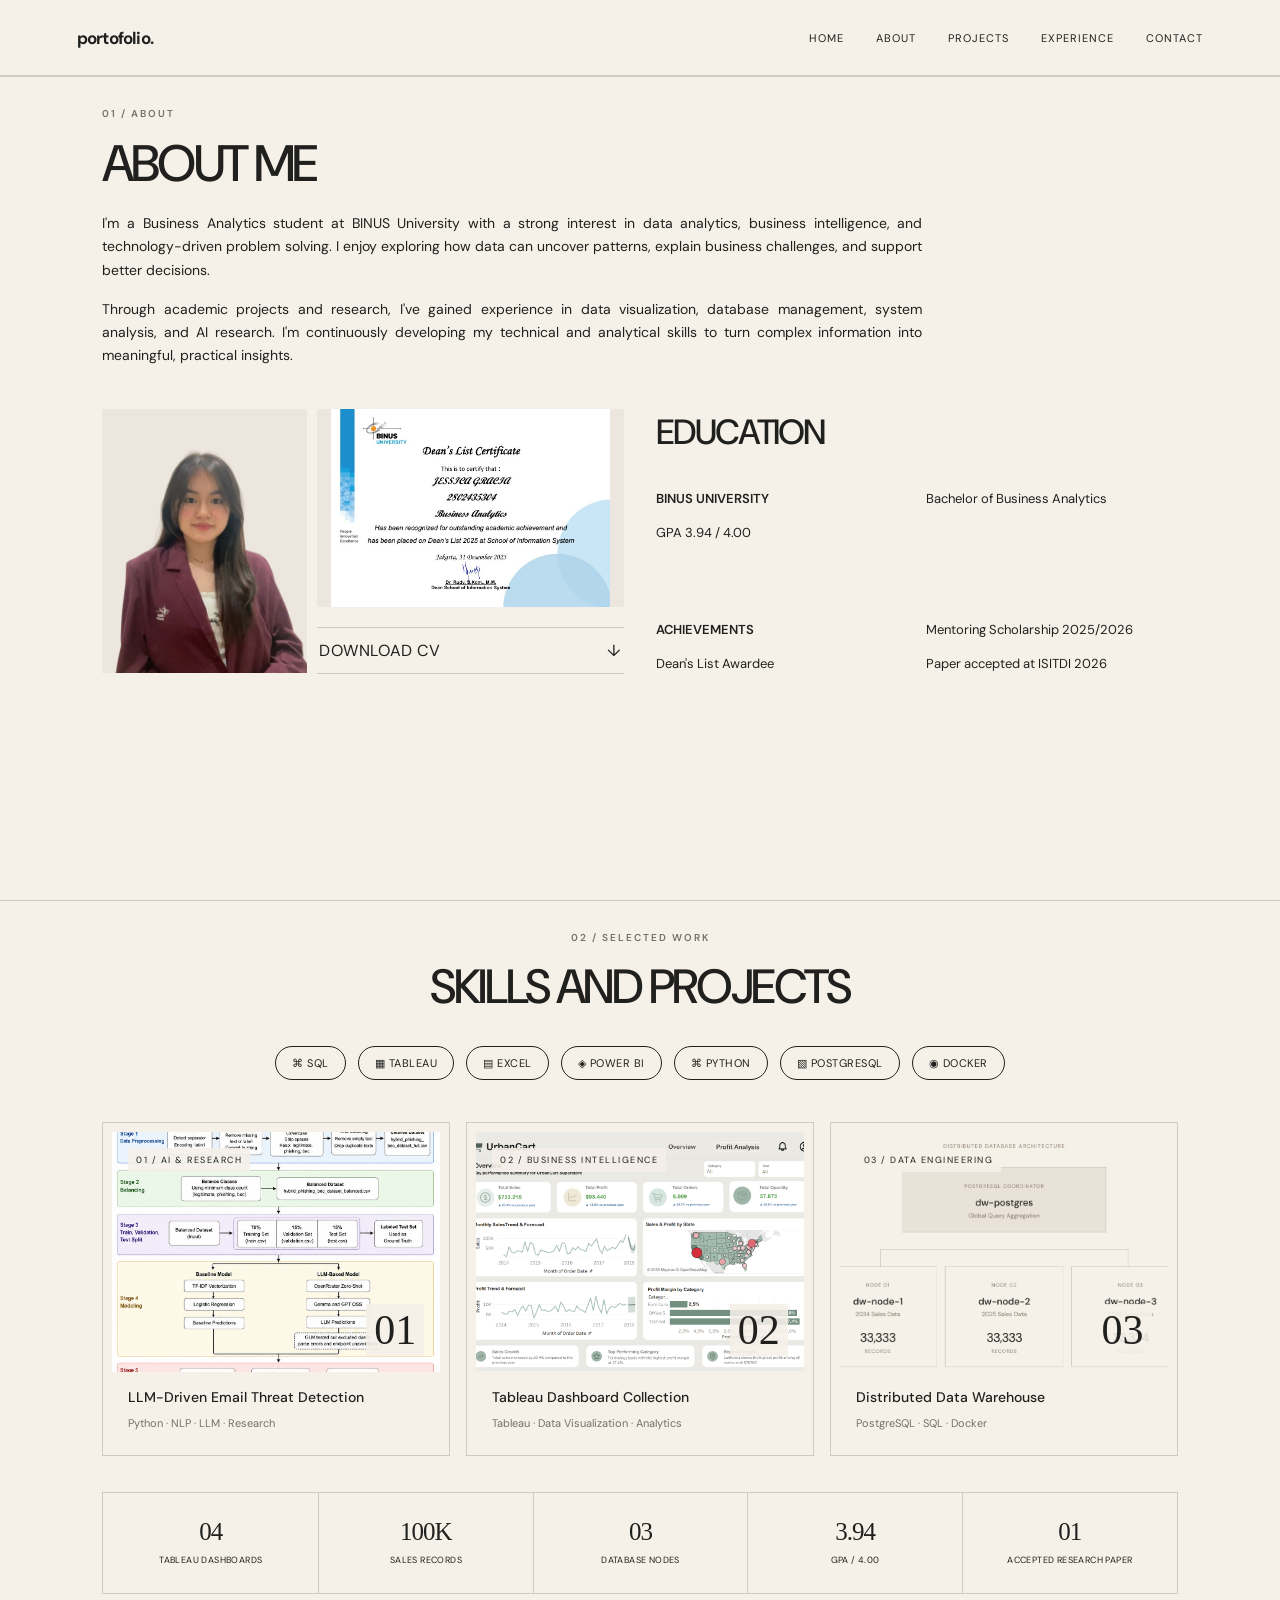
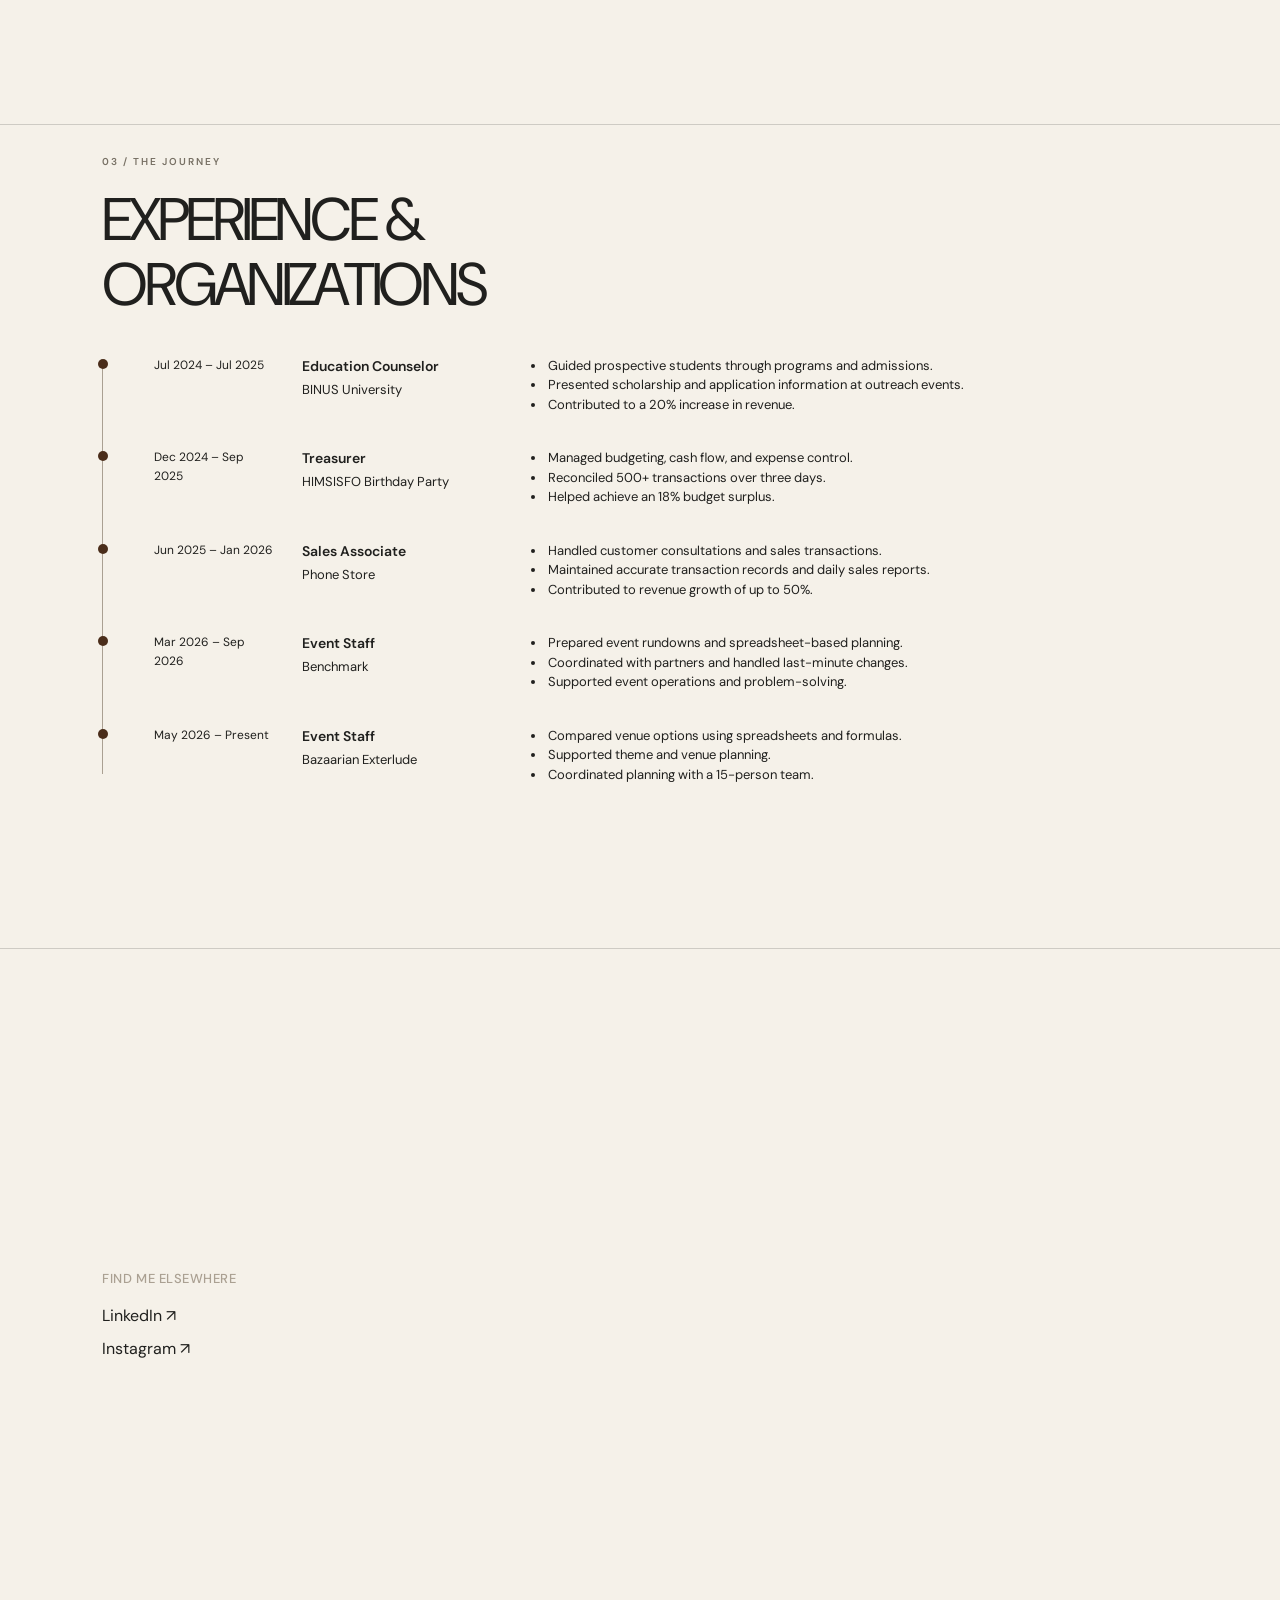
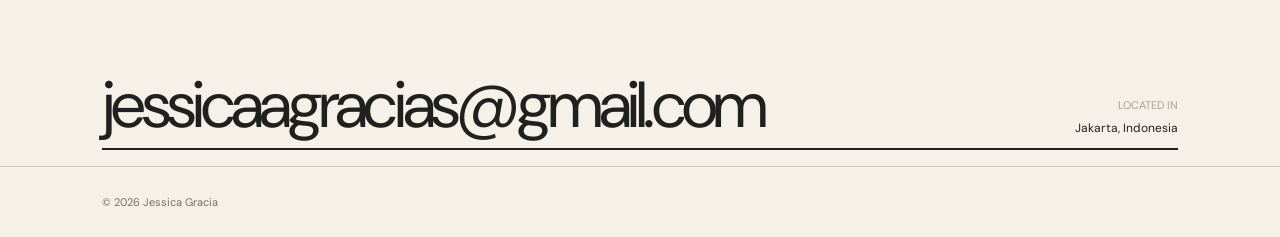
<file: jessica-portofolio/main.html>
<!DOCTYPE html>
<html lang="en">
<head>
  <meta charset="UTF-8">
  <meta name="viewport" content="width=device-width, initial-scale=1.0">

  <title>Jessica Gracia — Portfolio</title>
  <meta name="description" content="Jessica Gracia's Business Analytics portfolio.">

  <link rel="stylesheet" href="style.css">
  <script src="script.js" defer></script>
</head>

<body>
  <header class="navbar">
    <a href="#home" class="logo">portofolio.</a>

    <nav class="nav-links">
      <a href="index.html">Home</a>
      <a href="#about">About</a>
      <a href="#projects">Projects</a>
      <a href="#experience">Experience</a>
      <a href="#contact">Contact</a>
    </nav>
  </header>

  <main>
   
    <section id="about" class="section about-section">
    <p class="eyebrow">01 / ABOUT</p>

    <h2 class="about-title">ABOUT ME</h2>

    <div class="about-intro">
    <p>
        I'm a Business Analytics student at BINUS University with a strong interest in data analytics,
        business intelligence, and technology-driven problem solving. I enjoy exploring how data can
        uncover patterns, explain business challenges, and support better decisions.
    </p>

    <p>
        Through academic projects and research, I've gained experience in data visualization,
        database management, system analysis, and AI research. I'm continuously developing my
        technical and analytical skills to turn complex information into meaningful, practical insights.
    </p>
    </div>


    <div class="about-details">
    <div class="about-image">
        <div class="about-gallery">

        <div class="about-gallery-portrait">
            <img
            src="assets/images/about-me.png"
            alt="Portrait photo"
            >
        </div>

        <div class="about-gallery-right">
            
            <div class="about-gallery-certificate">
            <button
                type="button"
                class="certificate-preview"
                onclick="openCertificate()"
                aria-label="Zoom certificate"
            >
                <img
                src="assets/images/certificate.jpg"
                alt="Dean's List Certificate"
                >
                <span class="certificate-zoom-hint">CLICK TO ENLARGE ↗</span>
            </button>
            </div>

                        
            
            <div class="transcript-link">
                <a
                    href="assets/files/resume_Jessica Gracia.pdf"
                    class="transcript-preview-button"
                    download
                >
                    <span>DOWNLOAD CV</span>
                    <span>↓</span>
                </a>
            </div>


        </div>

        </div>
    </div>

    <div class="education">
        <h3>EDUCATION</h3>

        <div class="education-item">
        <p>BINUS UNIVERSITY</p>
        <p>Bachelor of Business Analytics</p>
        <p>GPA 3.94 / 4.00</p>
        </div>

        <div class="education-item">
        <p>ACHIEVEMENTS</p>
        <p>Mentoring Scholarship 2025/2026</p>
        <p>Dean's List Awardee</p>
        <p>Paper accepted at ISITDI 2026</p>
        </div>
    </div>
    </div>
    </section>


    <section id="projects" class="section skills-projects">
    <p class="eyebrow">02 / SELECTED WORK</p>
    <h2>Skills and Projects</h2>

    <div class="skill-list">
        <span>⌘ SQL</span>
        <span>▦ TABLEAU</span>
        <span>▤ EXCEL</span>
        <span>◈ POWER BI</span>
        <span>⌘ PYTHON</span>
        <span>▧ POSTGRESQL</span>
        <span>◉ DOCKER</span>
    </div>

    <div class="project-grid">

    <a href="details-llm.html" class="project-card">
        <div class="project-visual visual-llm">
            <img src="assets/images/research-framework.png"
                alt="LLM Email Threat Detection Research Framework">
            <span>01 / AI &amp; RESEARCH</span>
            <strong>01</strong>
        </div>
        <div class="project-caption">
            <h3>LLM-Driven Email Threat Detection</h3>
            <p>Python · NLP · LLM · Research</p>
        </div>
    </a>

    <a href="details-dashboard.html" class="project-card">
        <div class="project-visual visual-tableau">
            <img src="assets/images/urbancart-dashboard1.png"
                alt="Tableau Dashboard Collection">
            <span>02 / BUSINESS INTELLIGENCE</span>
            <strong>02</strong>
        </div>
        <div class="project-caption">
            <h3>Tableau Dashboard Collection</h3>
            <p>Tableau · Data Visualization · Analytics</p>
        </div>
    </a>

    <a href="details-warehouse.html" class="project-card">
        <div class="project-visual visual-warehouse">
            <img src="assets/images/data-warehouse.png"
                alt="Tableau Dashboard Collection">
            <span>03 / DATA ENGINEERING</span>
            <strong>03</strong>
        </div>
        <div class="project-caption">
            <h3>Distributed Data Warehouse</h3>
            <p>PostgreSQL · SQL · Docker</p>
        </div>
    </a>

    <a href="details-northwind.html" class="project-card">
        <div class="project-visual visual-northwind">
            <img src="assets/images/northwind-dashboard.png"
                alt="Northwind Dashboard">
            <span>04 / DATA ANALYTICS</span>
            <strong>04</strong>
        </div>
        <div class="project-caption">
            <h3>Northwind Sales Analysis</h3>
            <p>Excel · Pivot Tables · KPI Dashboard</p>
        </div>
    </a>

    <a href="details-relaxo.html" class="project-card">
        <div class="project-visual visual-relaxo">
            <img src="assets/images/abc-xyz.png"
                alt="Operations Analysis">
            <span>05 / OPERATIONS ANALYTICS</span>
            <strong>05</strong>
        </div>
        <div class="project-caption">
            <h3>ABC-XYZ Inventory Analysis</h3>
            <p>Inventory · Demand Variability · Relaxo</p>
        </div>
    </a>

    <a href="details-lumeria.html" class="project-card">
        <div class="project-visual visual-lumeria">
            <img src="assets/images/lumeria.png"
                alt="Lumeria System Analysis">
            <span>06 / SYSTEM ANALYSIS</span>
            <strong>06</strong>
        </div>
        <div class="project-caption">
            <h3>LUMERIA System Analysis Design</h3>
            <p>Requirements · UML · Process Modeling</p>
        </div>
    </a>
    </div>

    <div class="project-stats">
        <div><strong>04</strong><span>TABLEAU DASHBOARDS</span></div>
        <div><strong>100K</strong><span>SALES RECORDS</span></div>
        <div><strong>03</strong><span>DATABASE NODES</span></div>
        <div><strong>3.94</strong><span>GPA / 4.00</span></div>
        <div><strong>01</strong><span>ACCEPTED RESEARCH PAPER</span></div>
    </div>
    </section>

        
    <section id="experience" class="section experience-section">
    <p class="eyebrow">03 / THE JOURNEY</p>
    <h2>Experience &amp;<br>Organizations</h2>

    <div class="experience-timeline">

        <article class="experience-item">
        <div class="experience-date">Jul 2024 – Jul 2025</div>
        <div class="experience-role">
            <h3>Education Counselor</h3>
            <p>BINUS University</p>
        </div>
        <ul>
            <li>Guided prospective students through programs and admissions.</li>
            <li>Presented scholarship and application information at outreach events.</li>
            <li>Contributed to a 20% increase in revenue.</li>
        </ul>
        </article>

        <article class="experience-item">
        <div class="experience-date">Dec 2024 – Sep 2025</div>
        <div class="experience-role">
            <h3>Treasurer</h3>
            <p>HIMSISFO Birthday Party</p>
        </div>
        <ul>
            <li>Managed budgeting, cash flow, and expense control.</li>
            <li>Reconciled 500+ transactions over three days.</li>
            <li>Helped achieve an 18% budget surplus.</li>
        </ul>
        </article>

        <article class="experience-item">
        <div class="experience-date">Jun 2025 – Jan 2026</div>
        <div class="experience-role">
            <h3>Sales Associate</h3>
            <p>Phone Store</p>
        </div>
        <ul>
            <li>Handled customer consultations and sales transactions.</li>
            <li>Maintained accurate transaction records and daily sales reports.</li>
            <li>Contributed to revenue growth of up to 50%.</li>
        </ul>
        </article>

        <article class="experience-item">
        <div class="experience-date">Mar 2026 – Sep 2026</div>
        <div class="experience-role">
            <h3>Event Staff</h3>
            <p>Benchmark</p>
        </div>
        <ul>
            <li>Prepared event rundowns and spreadsheet-based planning.</li>
            <li>Coordinated with partners and handled last-minute changes.</li>
            <li>Supported event operations and problem-solving.</li>
        </ul>
        </article>

        <article class="experience-item">
        <div class="experience-date">May 2026 – Present</div>
        <div class="experience-role">
            <h3>Event Staff</h3>
            <p>Bazaarian Exterlude</p>
        </div>
        <ul>
            <li>Compared venue options using spreadsheets and formulas.</li>
            <li>Supported theme and venue planning.</li>
            <li>Coordinated planning with a 15-person team.</li>
        </ul>
        </article>

    </div>
    </section>
        
    <!-- CONTACT SECTION -->
    <section id="contact" class="section contact-section">

        <div class="contact-message">
            <p class="contact-kicker">FIND ME ELSEWHERE</p>

            <div class="contact-social-list">
                <a href="https://www.linkedin.com/in/jessicaracia/"
                target="_blank"
                rel="noopener noreferrer">
                    LinkedIn ↗
                </a>

                <a href="https://www.instagram.com/jessicaracia/"
                target="_blank"
                rel="noopener noreferrer">
                    Instagram ↗
                </a>
            </div>
        </div>

        <div class="contact-bottom">

            <a class="contact-email contact-email-large"
            href="mailto:jessicaagracias@gmail.com">
                jessicaagracias@gmail.com
            </a>

            <div class="contact-location">
                <span>LOCATED IN</span>
                <p>Jakarta, Indonesia</p>
            </div>
        </div>

    </section>


  </main>

  <footer>
    © 2026 Jessica Gracia
  </footer>

  
    <div
    class="certificate-modal"
    id="certificateModal"
    onclick="closeCertificate()"
    >
    <button
        type="button"
        class="certificate-modal-close"
        onclick="closeCertificate(event)"
        aria-label="Close certificate"
    >×</button>

    <img
        src="assets/images/certificate.jpg"
        alt="Dean's List Certificate enlarged"
        onclick="event.stopPropagation()"
    >
    </div>

        
    <div
    class="transcript-modal"
    id="transcriptModal"
    onclick="closeTranscript()"
    >
    <button
        type="button"
        class="transcript-modal-close"
        onclick="closeTranscript(event)"
        aria-label="Close transcript"
    >×</button>

    <div
        class="transcript-modal-content"
        onclick="event.stopPropagation()"
    >
        <div class="transcript-pages">
        <img
            src="assets/images/transcript.jpeg"
            alt="Academic transcript"
        >
        </div>
    </div>
    </div>


</body>
</html>
</file>
<file: jessica-portofolio/style.css>
@import url('https://fonts.googleapis.com/css2?family=DM+Sans:wght@400;500;600;700&display=swap');

:root {
  --cream: #F5F1E9;
  --paper: #FCFAF5;
  --ink: #20201E;
  --taupe: #AAA092;
  --line: rgba(32, 32, 30, 0.18);

  --font-body: 'DM Sans', sans-serif;
  --font-display: 'Le Jour Serif', Georgia, serif;
}

* {
  margin: 0;
  padding: 0;
  box-sizing: border-box;
}

html {
  scroll-behavior: smooth;
  scroll-padding-top: 75px;
}

body {
  background: var(--cream);
  color: var(--ink);
  font-family: var(--font-body);
  -webkit-font-smoothing: antialiased;
}

a {
  color: inherit;
  text-decoration: none;
}

::selection {
  background: var(--ink);
  color: var(--paper);
}

/* NAVBAR */

.navbar {
  width: 100%;
  min-height: 76px;
  padding: 0 6%;
  display: flex;
  align-items: center;
  justify-content: space-between;
  gap: 24px;
  position: sticky;
  top: 0;
  z-index: 100;
  background: rgba(245, 241, 233, 0.92);
  backdrop-filter: blur(12px);
  border-bottom: 1px solid var(--line);
}

.logo {
  font-size: 17px;
  font-weight: 700;
  letter-spacing: -0.8px;
  white-space: nowrap;
}

.nav-links {
  display: flex;
  align-items: center;
  gap: clamp(14px, 2.5vw, 36px);
}

.nav-links a {
  font-size: 11px;
  text-transform: uppercase;
  letter-spacing: 1px;
  transition: opacity 0.25s ease;
}

.nav-links a:hover {
  opacity: 0.5;
}

/* HERO */

.hero {
  min-height: 100svh;
  width: 100%;
  padding: 40px 24px;
  display: flex;
  align-items: center;
  justify-content: center;
  background: #F5F1E9;
  text-align: center;
}

.hero-content {
  width: 100%;
  max-width: 900px;
  display: flex;
  flex-direction: column;
  align-items: center;
  transform: translateY(25px);
}

.hero h1 {
  font-family: var(--font-display);
  font-size: clamp(42px, 8vw, 104px);
  font-weight: 400;
  letter-spacing: -0.065em;
  line-height: 1.1;
  white-space: nowrap;
  margin: 0;
}

.hero-labels {
  width: min(100%, 580px);
  display: flex;
  justify-content: space-between;
  gap: 20px;
  margin-top: 24px;
}
.hero-labels {
  width: min(100%, 580px);
  display: flex;
  justify-content: space-between;
  gap: 20px;
  margin-top: 8px;
}

.hero-labels span {
  font-size: 12px;
  letter-spacing: 0.4px;
}

.hero-description {
  max-width: 480px;
  margin-top: 40px;
  font-size: 16px;
  line-height: 1.5;
  color: var(--ink);
}

.enter-link {
  margin-top: 100px;
  min-width: 100px;
  padding: 10px 16px;
  border-bottom: 1px solid var(--ink);
  font-size: 28px;
  font-weight: 700;
  letter-spacing: 0.5px;
  transition: opacity 0.25s ease;
}

.enter-link:hover {
  opacity: 0.5;
}


/* NAVBAR SPACING */

.hero {
  min-height: calc(100svh - 76px);
}

/* GENERAL SECTIONS */

.section {
  min-height: calc(100svh - 76px);
  padding: 65px 8%;
  border-top: 1px solid var(--line);
}

.section .eyebrow {
  font-size: 10px;
  font-weight: 600;
  letter-spacing: 2px;
  text-transform: uppercase;
  color: #777064;
}

.section h2 {
  max-width: 850px;
  margin-top: 28px;
  font-family: var(--font-display);
  font-size: clamp(42px, 7vw, 90px);
  font-weight: 400;
  line-height: 1.05;
  letter-spacing: -0.045em;
}

.contact {
  min-height: 65vh;
  display: flex;
  flex-direction: column;
  align-items: flex-start;
  justify-content: center;
}

.contact a {
  margin-top: 36px;
  padding-bottom: 8px;
  border-bottom: 1px solid var(--ink);
  font-size: 11px;
  letter-spacing: 1.5px;
}

/* FOOTER */

footer {
  padding: 28px 8%;
  border-top: 1px solid var(--line);
  font-size: 11px;
  color: #777064;
}



/* ================================
   ABOUT — EDITORIAL LAYOUT
================================ */

.about-section {
  border-top: 1px solid var(--line);
  padding: 30px 8% 45px;
}

.about-section .eyebrow {
  margin-top: 0;
}

.about-title {
  margin-top: 16px !important;
  font-family: var(--font-body) !important;
  font-size: clamp(34px, 4vw, 52px) !important;
  font-weight: 500 !important;
  line-height: 1.1 !important;
  letter-spacing: -0.05em !important;
}

.about-intro {
  width: min(100%, 820px);
  max-width: 820px;
  margin-top: 20px;
  font-size: 14px;
  line-height: 1.65;
  text-align: justify;
  text-justify: inter-word;
}

.about-intro p + p {
  margin-top: 16px;
}

/* About image and education layout */

.about-details {
  display: grid;
  grid-template-columns: minmax(0, 1fr) minmax(0, 1fr);
  gap: 32px;
  margin-top: 42px;
  align-items: center;
}


.about-image {
  width: 100%;
  min-width: 0;
}

.about-gallery {
  display: grid;
  grid-template-columns: 0.8fr 1.2fr;
  align-items: center;
}

.about-gallery-portrait {
  height: 300px;
}

.about-gallery-certificate {
  height: 198px;
}

.education {
  min-width: 0;
  width: 100%;
}


/* ABOUT — EDITORIAL PHOTO COLLAGE */

.about-image {
  width: 100%;
  min-width: 0;
  background: transparent;
}

.about-gallery {
  display: grid;
  grid-template-columns: 0.8fr 1.2fr;
  align-items: start;
}

.about-gallery-portrait {
  height: 264px;
  overflow: hidden;
}

.about-gallery-portrait img {
  display: block;
  width: 100%;
  height: 100%;
  object-fit: cover;
  object-position: center;
  filter: none;
  background: #ddd8ce6c;
}

.about-gallery-right {
  display: flex;
  flex-direction: column;
  gap: 10px;
  min-width: 0;
}

.about-gallery-certificate {
  width: 100%;
  aspect-ratio: 1.3 / 1;
  overflow: hidden;
  background: #ddd8ce6c;
}

.about-gallery-certificate img {
  display: block;
  width: 100%;
  height: 100%;
  object-fit: contain;
  filter: none;
}

.about-gallery-table table {
  width: 100%;
  border-collapse: collapse;
  font-size: 8px;
  text-align: center;
}

.about-gallery-table th,
.about-gallery-table td {
  border: 1px solid #777;
  padding: 4px;
  font-weight: 400;
}

@media (max-width: 640px) {
  .about-gallery {
    grid-template-columns: 0.8fr 1.2fr;
    gap: 12px;
  }

  .about-gallery-portrait {
    height: 200px;
  }

  .about-gallery-table table {
    font-size: 7px;
  }
}

.about-image {
  width: 100%;
  min-width: 0;
  background: transparent;
}

.about-gallery {
  display: grid;
  grid-template-columns: 0.8fr 1.2fr;
  gap: 10px;
  align-items: center;
}


/* Academic transcript link */

.transcript-link {
  margin-top: 10px;
  border-top: 1px solid var(--line);
  border-bottom: 1px solid var(--line);
}

.transcript-link a {
  display: flex;
  justify-content: space-between;
  align-items: center;
  gap: 10px;
  padding: 12px 2px;
  color: inherit;
  font-size: 10px;
  letter-spacing: 0.06em;
  text-decoration: none;
  transition: opacity 0.2s ease;
}

.transcript-link a:hover {
  opacity: 0.55;
}

.transcript-link a span {
  font-size: 16px;
}



/* Education */

.education {
  min-width: 0;
}

.education h3 {
  margin-top: 0;
  margin-bottom: 35px;
  font-size: 35px;
  font-weight: 510;
  letter-spacing: -0.06em;
}

.education-item {
  display: grid;
  grid-template-columns: minmax(0, 1fr) minmax(0, 1fr);
  gap: 15px 18px;
  margin-bottom: 55px;
  font-size: 13px;
  line-height: 1.45;
}

.education-item p:first-child {
  font-weight: 600;
}

/* Align achievements with transcript button */

.education-item {
  margin-bottom: 0;
}

.education-item + .education-item {
  margin-top: 78px;
}



/* Responsive layout */

@media (max-width: 640px) {
  .about-section {
    padding: 45px 6% 35px;
  }

  .about-details {
    grid-template-columns: minmax(0, 1fr);
    gap: 30px;
  }

  .about-gallery {
    grid-template-columns: 0.8fr 1.2fr;
    gap: 8px;
  }

  .about-gallery-portrait {
    height: 240px;
  }

  .about-gallery-certificate {
    height: 175px;
  }

  .education h3 {
    font-size: 30px;
    margin-bottom: 24px;
  }

  .education-item {
    gap: 10px 14px;
    margin-bottom: 32px;
  }
}



/* SKILLS & PROJECTS */

.skills-projects {
  padding: 30px 8% 45px;
  border-top: 1px solid var(--line);
}

.skills-projects > .eyebrow {
  text-align: center;
  
}

.skills-projects > h2 {
  max-width: none;
  margin: 12px 0 28px;
  text-align: center;
  font-family: var(--font-body);
  font-size: clamp(28px, 3.5vw, 42px);
  font-weight: 500;
  letter-spacing: -0.055em;
  text-transform: uppercase;
}

.skill-list {
  display: flex;
  justify-content: center;
  flex-wrap: wrap;
  gap: 12px;
  margin: 0 auto 38px;
}

.skill-list span {
  padding: 9px 17px;
  border: 1px solid var(--ink);
  border-radius: 30px;
  font-size: 10px;
  letter-spacing: 0.6px;
  transition: background 0.25s ease, color 0.25s ease;
}

.skill-list span:hover {
  background: var(--ink);
  color: var(--paper);
}

.project-grid {
  display: grid;
  grid-template-columns: repeat(3, minmax(0, 1fr));
  gap: 20px;
}

.project-card {
  display: block;
  min-width: 0;
  border: 1px solid var(--line);
  padding: 9px;
  transition: transform 0.3s ease;
}

.project-card:hover {
  transform: translateY(-5px);
}

.project-visual {
  height: 190px;
  padding: 15px;
  display: flex;
  flex-direction: column;
  justify-content: space-between;
  overflow: hidden;
  background: #e8e2d8;
}

.project-visual span {
  font-size: 9px;
  letter-spacing: 1.5px;
}

.project-visual strong {
  align-self: flex-end;
  font-family: var(--font-display);
  font-size: 54px;
  font-weight: 400;
}

.visual-llm {
  background: #e5dfd4;
}

.visual-tableau {
  background: #d9d9d0;
}

.visual-warehouse {
  background: #dcd5ca;
}

.project-caption {
  padding: 16px 7px 12px;
}

.project-caption h3 {
  font-size: 14px;
  font-weight: 500;
  line-height: 1.4;
}

.project-caption p {
  margin-top: 7px;
  color: #777064;
  font-size: 11px;
}

.project-stats {
  display: grid;
  grid-template-columns: repeat(5, minmax(0, 1fr));
  margin-top: 26px;
  border: 1px solid var(--line);
}

.project-stats > div {
  min-height: 100px;
  display: flex;
  flex-direction: column;
  align-items: center;
  justify-content: center;
  gap: 8px;
  padding: 12px;
  text-align: center;
}

.project-stats > div + div {
  border-left: 1px solid var(--line);
}

.project-stats strong {
  font-family: var(--font-display);
  font-size: 30px;
  font-weight: 400;
}

.project-stats span {
  font-size: 9px;
  letter-spacing: 0.7px;
}




/* PROJECTS — HORIZONTAL SCROLL */

.skills-projects {
  overflow: hidden;
}

.skills-projects > h2 {
  font-family: var(--font-body);
  font-size: clamp(32px, 4vw, 48px);
  letter-spacing: -0.05em;
  margin-top: 18px;
  margin-bottom: 30px;
}

.skill-list {
  display: flex;
  gap: 12px;
  overflow-x: auto;
  padding: 4px 0 16px;
  margin-bottom: 18px;
  scrollbar-width: none;
}

.skill-list::-webkit-scrollbar {
  display: none;
}

.skill-list span {
  flex: 0 0 auto;
  border: 1px solid var(--ink);
  border-radius: 30px;
  padding: 9px 16px;
  font-size: 11px;
  letter-spacing: 0.5px;
  white-space: nowrap;
}

.project-grid {
  display: grid;
  grid-auto-flow: column;
  grid-auto-columns: calc((100% - 32px) / 3);
  grid-template-columns: none;
  gap: 16px;

  overflow-x: auto;
  overscroll-behavior-x: contain;
  scroll-snap-type: x mandatory;
  scrollbar-width: none;

  padding: 8px 0 18px;
  cursor: grab;
}

.project-grid::-webkit-scrollbar {
  display: none;
}

.project-grid:active {
  cursor: grabbing;
}

.project-card {
  min-width: 0;
  display: block;
  border: 1px solid var(--line);
  scroll-snap-align: start;
  transition: transform 0.3s ease;
}

.project-card:hover {
  transform: translateY(-5px);
}

.project-visual {
  height: 240px;
  position: relative;
  padding: 16px;
  display: flex;
  flex-direction: column;
  justify-content: space-between;
  overflow: hidden;
  background: #E5E0D7;
}

.project-visual img {
  position: absolute;
  inset: 0;
  width: 100%;
  height: 100%;
  object-fit: cover;
  transition: transform 0.5s ease;
}

.project-card:hover .project-visual img {
  transform: scale(1.04);
}

.project-visual span,
.project-visual strong {
  position: relative;
  z-index: 1;
}

.project-visual span {
  width: fit-content;
  padding: 6px 8px;
  background: rgba(245, 241, 233, 0.88);
  font-size: 9px;
  letter-spacing: 1.5px;
}

.project-visual strong {
  align-self: flex-end;
  padding: 2px 8px;
  background: rgba(245, 241, 233, 0.88);
  font-family: var(--font-display);
  font-size: 42px;
  font-weight: 400;
}

.visual-llm {
  background: #E6E0D7;
}

.visual-tableau {
  background: #E9E4DA;
}

.visual-warehouse {
  background: #DDD8CE;
}

.project-caption {
  padding: 16px;
}

.project-caption h3 {
  font-size: 14px;
  font-weight: 500;
  line-height: 1.4;
}

.project-caption p {
  margin-top: 8px;
  font-size: 11px;
  color: #777064;
}

.project-stats {
  display: grid;
  grid-template-columns: repeat(5, minmax(0, 1fr));
  border: 1px solid var(--line);
  margin-top: 18px;
}

.project-stats > div {
  padding: 22px 10px;
  display: flex;
  flex-direction: column;
  align-items: center;
  justify-content: center;
  text-align: center;
  gap: 8px;
}

.project-stats > div + div {
  border-left: 1px solid var(--line);
}

.project-stats strong {
  font-size: 25px;
  font-weight: 400;
  letter-spacing: -1px;
}

.project-stats span {
  font-size: 9px;
  line-height: 1.5;
  letter-spacing: 0.4px;
}

@media (max-width: 800px) {
  .project-grid {
    grid-auto-columns: 75%;
  }

  .project-stats {
    grid-template-columns: repeat(2, minmax(0, 1fr));
  }

  .project-stats > div + div {
    border-left: none;
  }

  .project-stats > div:nth-child(even) {
    border-left: 1px solid var(--line);
  }

  .project-stats > div:nth-child(n + 3) {
    border-top: 1px solid var(--line);
  }
}


/* EXPERIENCE & ORGANIZATIONS TIMELINE */
.experience-section {
  padding: 30px 8% 45px;
  border-top: 1px solid var(--line);
}


.experience-section > h2 {
  max-width: 700px;
  margin-top: 20px;
  font-family: var(--font-body);
  font-size: clamp(38px, 5vw, 60px);
  font-weight: 400;
  line-height: 1.08;
  letter-spacing: -0.055em;
  text-transform: uppercase;
}

.experience-timeline {
  position: relative;
  margin-top: 38px;
  padding-left: 0;
}

.experience-timeline::before {
  content: "";
  position: absolute;
  top: 9px;
  bottom: 10px;
  left: 0;
  width: 1px;
  background: var(--taupe);
}

.experience-item {
  position: relative;
  display: grid;
  grid-template-columns: 120px 200px minmax(0, 1fr);
  gap: 28px;
  padding: 0 0 34px 52px;
}

.experience-item:last-child {
  padding-bottom: 0;
}

.experience-item::before {
  content: "";
  position: absolute;
  left: -4.5px;
  top: 3px;
  width: 10px;
  height: 10px;
  border-radius: 50%;
  background: #4A2D1A;
}

.experience-date {
  font-size: 12px;
  line-height: 1.6;
}

.experience-role h3 {
  font-size: 14px;
  font-weight: 600;
  line-height: 1.5;
}

.experience-role p {
  margin-top: 3px;
  font-size: 13px;
  line-height: 1.5;
}

.experience-item ul {
  padding-left: 16px;
  font-size: 13px;
  line-height: 1.5;
}

.experience-item li {
  padding-left: 2px;
}

@media (max-width: 800px) {
  .experience-item {
    grid-template-columns: 120px minmax(0, 1fr);
    gap: 12px 18px;
  }

  .experience-item ul {
    grid-column: 2;
  }
}

@media (max-width: 520px) {
  .experience-section {
    padding: 65px 6%;
  }

  .experience-item {
    grid-template-columns: 1fr;
    gap: 8px;
    padding-left: 24px;
    padding-bottom: 32px;
  }

  .experience-item ul {
    grid-column: 1;
    margin-top: 4px;
  }

  .experience-date {
    color: #777064;
    font-size: 11px;
  }
}



/* PROJECT DETAIL */

.project-detail {
  scroll-margin-top: 76px;
}

.project-detail > h2 {
  max-width: 900px;
  margin-top: 22px;
  font-family: var(--font-body);
  font-size: clamp(38px, 6vw, 76px);
  line-height: 1.05;
  letter-spacing: -0.055em;
}

.detail-intro {
  max-width: 650px;
  margin-top: 24px;
  font-size: 17px;
  line-height: 1.7;
}

.detail-meta {
  display: grid;
  grid-template-columns: repeat(3, minmax(0, 1fr));
  gap: 24px;
  margin-top: 44px;
  padding: 24px 0;
  border-top: 1px solid var(--line);
  border-bottom: 1px solid var(--line);
}

.detail-meta span,
.result-grid span {
  font-size: 10px;
  letter-spacing: 1.2px;
  color: #777064;
}

.detail-meta p {
  margin-top: 10px;
  font-size: 13px;
  line-height: 1.6;
}

.detail-block {
  max-width: 850px;
  margin-top: 64px;
}

.detail-block h3 {
  margin-top: 18px;
  font-size: clamp(25px, 3vw, 38px);
  font-weight: 400;
  letter-spacing: -0.04em;
  line-height: 1.2;
}

.detail-block > p:not(.eyebrow, .detail-note) {
  margin-top: 18px;
  font-size: 14px;
  line-height: 1.8;
}

.detail-block ul {
  margin: 20px 0 0 20px;
}

.detail-block li {
  padding-left: 6px;
  margin-bottom: 12px;
  font-size: 14px;
  line-height: 1.7;
}

.result-grid {
  display: grid;
  grid-template-columns: repeat(4, minmax(0, 1fr));
  gap: 16px;
  margin-top: 28px;
}

.result-grid > div {
  padding: 22px 16px;
  border: 1px solid var(--line);
}

.result-grid strong {
  display: block;
  margin-top: 18px;
  font-family: var(--font-body);
  font-size: clamp(30px, 4vw, 46px);
  font-weight: 500;
  font-variant-numeric: tabular-nums;
  letter-spacing: -0.055em;
  line-height: 1.1;
}

.result-grid p {
  margin-top: 8px;
  font-size: 11px;
  color: #777064;
}

.detail-note {
  margin-top: 18px;
  font-size: 12px;
  line-height: 1.7;
  color: #777064;
}

.back-projects {
  display: inline-block;
  margin-top: 64px;
  padding-bottom: 8px;
  border-bottom: 1px solid var(--ink);
  font-size: 11px;
  letter-spacing: 1px;
}


@media (max-width: 800px) {
    .result-grid {
        grid-template-columns: repeat(2, minmax(0, 1fr));
    }
}

@media (max-width: 640px) {
  .detail-meta {
    grid-template-columns: 1fr;
    gap: 20px;
  }

  .result-grid {
    grid-template-columns: 1fr;
  }

  .detail-block {
    margin-top: 48px;
  }
}


@media (max-width: 640px) {
  .project-grid {
    grid-auto-columns: 88%;
  }

  .project-visual {
    min-height: 170px;
  }
}

/* PROJECTS RESPONSIVE */

@media (max-width: 640px) {
  .skills-projects {
    padding: 65px 6% 45px;
  }

  .project-grid {
    grid-template-columns: 1fr;
    gap: 16px;
  }

  .project-visual {
    height: 200px;
  }

  .project-stats {
    grid-template-columns: repeat(2, minmax(0, 1fr));
  }

  .project-stats > div + div {
    border-left: none;
  }

  .project-stats > div:nth-child(even) {
    border-left: 1px solid var(--line);
  }

  .project-stats > div:nth-child(n+3) {
    border-top: 1px solid var(--line);
  }

  .project-stats > div:last-child {
    grid-column: 1 / -1;
    border-left: none;
  }
}

/* MOBILE */

@media (max-width: 640px) {
  .navbar {
    min-height: 68px;
    padding: 16px 5%;
    align-items: flex-start;
    flex-direction: column;
    gap: 14px;
  }

  .nav-links {
    width: 100%;
    gap: 0;
    justify-content: space-between;
    flex-wrap: wrap;
  }

  .nav-links a {
    font-size: 9px;
    letter-spacing: 0.5px;
  }

  .hero h1 {
    font-size: clamp(30px, 8vw, 48px);
    letter-spacing: -0.06em;
  }

  .hero-labels {
    max-width: 340px;
  }

  .hero-labels span {
    font-size: 8px;
  }

  .hero-description {
    margin-top: 42px;
    font-size: 10px;
  }

  .scroll-note {
    right: 6%;
    bottom: 24px;
  }

  .section {
    min-height: 55vh;
    padding: 90px 6%;
  }

  .section h2 {
    font-size: clamp(40px, 11vw, 65px);
  }

  .about-details {
    grid-template-columns: 1fr;
    gap: 28px;
  }

  .about-image {
    height: 230px;
  }

  .education-item {
    grid-template-columns: 1fr 1fr;
  }

  footer {
    padding: 24px 6%;
  }
}


/* =========================
   CONTACT SECTION
========================= */


.contact-section {
  min-height: calc(100vh - 82px);
  padding: 30px 8% 16px;
  display: flex;
  flex-direction: column;
  justify-content: space-between;
  gap: 24px;
}


/* SOCIAL LINKS */

.contact-top {
  display: flex;
  justify-content: flex-end;
}

.contact-social {
  min-width: 185px;
  text-align: right;
}

.contact-section .contact-kicker {
  color: var(--taupe);
  font-size: 11px;
  font-weight: 500;
  letter-spacing: 0.02em;
}

.contact-social-list {
  display: flex;
  flex-direction: column;
  gap: 10px;
  margin-top: 16px;
  font-size: 14px;
}


/* CONTACT SOCIAL LINKS */

.contact-social-list a {
    color: var(--ink);
    text-decoration: none;
    transition: opacity 0.2s ease;
}

.contact-social-list a:hover {
    opacity: 0.5;
}

/* EMAIL & DESCRIPTION */


.contact-message {
  max-width: 700px;
  margin-top: 0;
}


.contact-email {
  display: inline-block;
  max-width: 100%;
  margin-top: 14px;
  padding-bottom: 2px;
  border-bottom: 1px solid currentColor;
  font-size: clamp(20px, 2.6vw, 32px);
  font-weight: 500;
  line-height: 1.3;
  letter-spacing: -0.04em;
  overflow-wrap: anywhere;
  transition: opacity 0.2s ease;
}

.contact-email:hover {
  opacity: 0.55;
}

.contact-description {
  max-width: 660px;
  margin-top: 24px;
  color: var(--taupe);
  font-size: clamp(13px, 1.3vw, 16px);
  line-height: 1.5;
}

/* BOTTOM SECTION */

.contact-bottom {
  display: flex;
  justify-content: space-between;
  align-items: end;
  gap: 20px;
  padding-bottom: 10px;
  border-bottom: 2px solid var(--ink);
}

.contact-section .contact-bottom h2 {
  max-width: none;
  margin: 0;
  font-family: var(--font-body);
  font-size: clamp(38px, 5.5vw, 76px);
  font-weight: 400;
  line-height: 1;
  letter-spacing: -0.06em;
  white-space: nowrap;
}

.contact-location {
  flex-shrink: 0;
  padding-bottom: 2px;
  text-align: right;
}

.contact-location span {
  display: block;
  color: var(--taupe);
  font-size: 11px;
}

.contact-location p {
  margin-top: 8px;
  font-size: 12px;
}

/* RESPONSIVE MOBILE */

@media (max-width: 640px) {
  .contact-section {
    min-height: 570px;
    padding: 45px 6% 25px;
    gap: 60px;
  }

  .contact-social-list {
    font-size: 13px;
  }

  .contact-bottom {
    flex-wrap: wrap;
    align-items: end;
    gap: 16px;
  }

  .contact-section .contact-bottom h2 {
    font-size: clamp(35px, 9vw, 58px);
  }

  .contact-location {
    margin-left: auto;
  }
}



/* PROJECT RESEARCH VISUALS */

.detail-visual-section {
    margin: 65px 0;
}

.framework-image {
    display: block;
    width: 100%;
    max-width: 620px;
    height: auto;
    margin: 30px auto;
}

.confusion-grid {
    display: grid;
    grid-template-columns: repeat(3, minmax(0, 1fr));
    gap: 20px;
    margin: 30px 0 20px;
}

.confusion-grid img {
    width: 100%;
    height: auto;
    display: block;
    object-fit: contain;
}

@media (max-width: 768px) {
    .confusion-grid {
        grid-template-columns: 1fr;
    }

    .confusion-grid img {
        max-width: 500px;
        margin: 0 auto;
    }
}



/* TABLEAU DASHBOARD SHOWCASE */

.tableau-showcase {
    margin: 35px 0 45px;
    width: 100%;
}

.tableau-showcase a {
    display: block;
    overflow: hidden;
    border: 1px solid #d5d0c8;
}

.tableau-showcase img {
    display: block;
    width: 100%;
    height: auto;
    transition: transform 0.3s ease;
}

.tableau-showcase a:hover img {
    transform: scale(1.015);
}

.tableau-showcase figcaption {
    display: flex;
    justify-content: space-between;
    gap: 15px;
    margin-top: 12px;
    font-size: 11px;
    color: #9b8b7c;
    letter-spacing: 1px;
}

@media (max-width: 600px) {
    .tableau-showcase figcaption {
        flex-direction: column;
        gap: 6px;
        font-size: 10px;
    }
}


/* =========================
   TABLEAU VIDEO DEMO
========================= */

.tableau-demo {
    margin: 55px 0 65px;
}

.tableau-demo-heading {
    margin-bottom: 25px;
}

.tableau-demo-heading h3 {
    font-size: clamp(25px, 3vw, 38px);
    font-weight: 400;
    letter-spacing: -0.04em;
    margin: 15px 0;
}

.tableau-demo-heading > p:last-child {
    max-width: 650px;
    font-size: 14px;
    line-height: 1.7;
    color: #8e8072;
}

/* VIDEO PLAYER */

.tableau-video {
    width: 100%;
    overflow: hidden;
    border: 1px solid #d5d0c8;
    background: #ece9e3;
}

.tableau-video video {
    display: block;
    width: 100%;
    height: auto;
    aspect-ratio: 16 / 9;
    object-fit: contain;
}

/* CAPTION */

.tableau-video-caption {
    display: flex;
    justify-content: space-between;
    gap: 15px;
    margin-top: 12px;

    font-size: 11px;
    letter-spacing: 0.08em;
    color: #9b8b7c;
}

/* MOBILE */

@media (max-width: 600px) {
    .tableau-demo {
        margin: 40px 0 50px;
    }

    .tableau-video-caption {
        flex-direction: column;
        gap: 6px;
        font-size: 10px;
    }
}


/* =========================
   DATA WAREHOUSE ARCHITECTURE
========================= */

.warehouse-architecture {
    margin: 45px 0 60px;
    padding: 40px 35px;
    border: 1px solid #d5d0c8;
}

.architecture-label {
    margin-bottom: 35px;
    font-size: 11px;
    letter-spacing: 0.12em;
    color: #9b8b7c;
    text-align: center;
}

/* COORDINATOR */

.architecture-coordinator {
    width: 55%;
    margin: 0 auto;
    padding: 25px;
    text-align: center;
    background: #e8e2d9;
    border: 1px solid #c9bfb3;
}

.architecture-coordinator span,
.architecture-node span {
    font-size: 10px;
    letter-spacing: 0.12em;
    color: #8e8072;
}

.architecture-coordinator h4,
.architecture-node h4 {
    margin: 12px 0 6px;
    font-size: 19px;
    font-weight: 500;
}

.architecture-coordinator p,
.architecture-node p {
    font-size: 12px;
    color: #8e8072;
}

/* CONNECTION LINES */

.architecture-connector {
    position: relative;
    width: 100%;
    height: 68px;
}

.architecture-connector::before {
    content: "";
    position: absolute;
    top: 0;
    left: 50%;
    height: 34px;
    border-left: 1px solid #b8aea3;
}

.connector-horizontal {
    position: absolute;
    top: 34px;
    left: 16.67%;
    width: 66.66%;
    border-top: 1px solid #b8aea3;
}

.connector-branches {
    position: absolute;
    top: 34px;
    left: 0;
    width: 100%;
    display: grid;
    grid-template-columns: repeat(3, 1fr);
}

.connector-branches span {
    height: 34px;
    justify-self: center;
    border-left: 1px solid #b8aea3;
}

/* DISTRIBUTED NODES */

.architecture-nodes {
    display: grid;
    grid-template-columns: repeat(3, minmax(0, 1fr));
    gap: 16px;
}

.architecture-node {
    min-width: 0;
    padding: 24px 12px;
    border: 1px solid #c9bfb3;
    text-align: center;
}

.architecture-node h4 {
    overflow-wrap: anywhere;
}

.architecture-node strong {
    display: block;
    margin-top: 22px;
    font-size: clamp(20px, 2.5vw, 31px);
    font-weight: 400;
    letter-spacing: -0.04em;
}

.architecture-node small {
    display: block;
    margin-top: 5px;
    font-size: 10px;
    letter-spacing: 0.1em;
    color: #9b8b7c;
}

/* FOOTNOTE */

.architecture-note {
    margin-top: 30px;
    text-align: center;
    font-size: 12px;
    line-height: 1.6;
    color: #8e8072;
}

/* MOBILE */

@media (max-width: 600px) {
    .warehouse-architecture {
        padding: 25px 15px;
    }

    .architecture-coordinator {
        width: 85%;
    }

    .architecture-nodes {
        gap: 7px;
    }

    .architecture-node {
        padding: 15px 5px;
    }

    .architecture-node h4 {
        font-size: 12px;
    }

    .architecture-node p {
        font-size: 10px;
    }

    .architecture-node strong {
        font-size: 19px;
    }

    .architecture-node span,
    .architecture-node small {
        font-size: 9px;
    }
}


/* WAREHOUSE QUERY PERFORMANCE */

.warehouse-performance {
    margin: 50px 0;
    padding: 30px;
    border: 1px solid #d5d0c8;
}

.performance-chart {
    display: flex;
    flex-direction: column;
    gap: 23px;
    margin: 30px 0;
}

.performance-row {
    display: grid;
    grid-template-columns: 185px minmax(0, 1fr) 90px;
    align-items: center;
    gap: 18px;
}

.performance-row span {
    font-size: 13px;
}

.performance-track {
    height: 20px;
    background: #e8e2d9;
}

.performance-bar {
    height: 100%;
    background: #a89989;
}

.performance-row strong {
    font-size: 12px;
    font-weight: 500;
    text-align: right;
    white-space: nowrap;
}

@media (max-width: 700px) {
    .warehouse-performance {
        padding: 20px 15px;
    }

    .performance-row {
        grid-template-columns: minmax(0, 1fr) 85px;
        gap: 8px;
    }

    .performance-row span {
        grid-column: 1 / -1;
    }

    .performance-track {
        grid-column: 1;
    }

    .performance-row strong {
        grid-column: 2;
    }
}


/* =========================
   LANDING PAGE TRANSITION
========================= */

/* Fade in when page loads */
.landing-page .hero-content {
    opacity: 0;
    animation: landingFadeIn 1.2s ease forwards;
}

@keyframes landingFadeIn {
    from {
        opacity: 0;
        transform: translateY(20px);
    }

    to {
        opacity: 1;
        transform: translateY(0);
    }
}

/* Fade out when ENTER is clicked */
.landing-page {
    transition: opacity 0.7s ease;
}

.landing-page.is-leaving {
    opacity: 0;
}

/* Accessibility */
@media (prefers-reduced-motion: reduce) {
    .landing-page,
    .landing-page .hero-content {
        animation: none;
        transition: none;
        opacity: 1;
    }
}



@media (max-width: 640px) {
  .about-section .about-details {
    grid-template-columns: minmax(0, 1fr) !important;
  }
}


/* CLICK-TO-ZOOM CERTIFICATE */

.certificate-preview {
  position: relative;
  display: block;
  width: 100%;
  height: 100%;
  padding: 0;
  border: 0;
  background: transparent;
  cursor: zoom-in;
}

.certificate-preview img {
  display: block;
  width: 100%;
  height: 100%;
  object-fit: contain;
}

.certificate-zoom-hint {
  position: absolute;
  right: 10px;
  bottom: 10px;
  padding: 7px 9px;
  background: #f5f1e9;
  color: #242424;
  font-size: 9px;
  letter-spacing: 0.06em;
  opacity: 0;
  transition: opacity 0.2s ease;
}

.certificate-preview:hover .certificate-zoom-hint {
  opacity: 1;
}

.certificate-modal {
  display: none;
  position: fixed;
  inset: 0;
  z-index: 9999;
  align-items: center;
  justify-content: center;
  padding: 40px;
  background: rgba(20, 20, 20, 0.82);
  cursor: zoom-out;
}

.certificate-modal.is-open {
  display: flex;
}

.certificate-modal > img {
  display: block;
  max-width: 90vw;
  max-height: 88vh;
  width: auto;
  height: auto;
  object-fit: contain;
  cursor: default;
}

.certificate-modal-close {
  position: absolute;
  top: 18px;
  right: 25px;
  border: 0;
  background: transparent;
  color: white;
  font-size: 36px;
  cursor: pointer;
}

@media (max-width: 640px) {
  .certificate-modal {
    padding: 18px;
  }

  .certificate-modal > img {
    max-width: 95vw;
    max-height: 80vh;
  }
}


.transcript-modal-content {
  width: min(900px, 90vw);
  height: 85vh;
  overflow-y: auto;
}

.transcript-pages {
  display: flex;
  flex-direction: column;
  align-items: center;
  gap: 16px;
}

.transcript-pages img {
  display: block;
  width: 100%;
  height: auto;
  object-fit: contain;
  background: #fff;
}

@media (max-width: 640px) {
  .transcript-modal-content {
    width: 95vw;
    height: 80vh;
  }
}


/* Transcript image popup */

.transcript-modal {
  display: none;
  position: fixed;
  inset: 0;
  z-index: 10000;
  align-items: center;
  justify-content: center;
  padding: 40px;
  background: rgba(20, 20, 20, 0.85);
}

.transcript-modal.is-open {
  display: flex;
}

.transcript-modal-close {
  position: absolute;
  top: 18px;
  right: 25px;
  border: none;
  background: transparent;
  color: white;
  font-size: 36px;
  cursor: pointer;
}

.transcript-modal-content {
  width: min(900px, 90vw);
  height: 85vh;
  overflow-y: auto;
}

.transcript-pages {
  display: flex;
  flex-direction: column;
  align-items: center;
  gap: 16px;
}

.transcript-pages img {
  display: block;
  width: 100%;
  height: auto;
  object-fit: contain;
  background: white;
}

@media (max-width: 640px) {
  .transcript-modal {
    padding: 18px;
  }

  .transcript-modal-content {
    width: 95vw;
    height: 80vh;
  }
}


/* Academic GPA — editorial link */

.transcript-link {
  width: 100%;
  margin-top: 10px;
  border-top: 1px solid var(--line);
  border-bottom: 1px solid var(--line);
}

.transcript-preview-button {
  display: flex;
  justify-content: space-between;
  align-items: center;
  width: 100%;
  padding: 10px 2px;
  margin: 0;
  border: none;
  border-radius: 0;
  outline: none;
  background: transparent;
  color: inherit;
  font-family: inherit;
  font-size: 13px;
  font-weight: 400;
  letter-spacing: 0.07em;
  text-align: left;
  cursor: pointer;
  appearance: none;
  -webkit-appearance: none;
}

.transcript-preview-button span:last-child {
  font-size: 16px;
  transition: transform 0.2s ease;
}

.transcript-preview-button:hover span:last-child {
  transform: translate(3px, -3px);
}

.transcript-preview-button:focus-visible {
  outline: 1px solid currentColor;
  outline-offset: 3px;
}


/* Project detail page transition */

body.project-page-enter {
  animation: projectPageEnter 0.4s ease both;
}

@keyframes projectPageEnter {
  from {
    opacity: 0;
    transform: translateY(10px);
  }

  to {
    opacity: 1;
    transform: translateY(0);
  }
}

@media (prefers-reduced-motion: reduce) {
  body.project-page-enter {
    animation: none;
  }
}


/* RELAXO — ABC/XYZ MATRIX */

.relaxo-matrix-wrapper {
  width: 100%;
  max-width: 560px;
  overflow-x: auto;
  margin: 20px 0;
}

.relaxo-matrix {
  width: 100%;
  border-collapse: collapse;
  table-layout: fixed;
  font-size: 12px;
  line-height: 1.35;
}

.relaxo-matrix th,
.relaxo-matrix td {
  padding: 9px 7px;
  text-align: left;
  vertical-align: middle;
  border-bottom: 1px solid var(--line);
}

/* All text labels aligned left */
.relaxo-matrix thead th,
.relaxo-matrix tbody th {
  text-align: left;
  font-weight: 600;
}

/* All numerical values centered */
.relaxo-matrix tbody td {
  text-align: center;
  font-weight: 400;
}

/* Total row */
.relaxo-matrix .matrix-total th,
.relaxo-matrix .matrix-total td {
  font-weight: 700;
  border-top: 1px solid var(--ink);
}

@media (max-width: 640px) {
  .relaxo-matrix {
    font-size: 10px;
  }

  .relaxo-matrix th,
  .relaxo-matrix td {
    padding: 7px 4px;
  }
}

/* FIX PROJECT CARDS ON MOBILE */
@media (max-width: 640px) {
  .skills-projects .project-grid {
    display: grid;
    grid-template-columns: none !important;
    grid-auto-flow: column !important;
    grid-auto-columns: 88% !important;
    gap: 16px;
    overflow-x: auto;
    padding: 8px 0 18px;
  }

  .skills-projects .project-card {
    width: 100%;
    min-width: 0;
    box-sizing: border-box;
    padding: 0;
  }

  .skills-projects .project-caption {
    padding: 16px;
  }

  .skills-projects .project-caption h3 {
    font-size: 17px;
    line-height: 1.4;
    word-break: normal;
    overflow-wrap: break-word;
  }

  .skills-projects .project-caption p {
    font-size: 12px;
    line-height: 1.6;
  }

  .skills-projects .project-visual {
    height: 200px;
    min-height: 0;
  }
}

/* LARGE EMAIL IN CONTACT SECTION */
.contact-bottom .contact-email-large {
    display: inline-block;
    max-width: 100%;
    margin: 0;
    padding: 0;
    border-bottom: none;
    font-size: clamp(30px, 5.5vw, 65px);
    font-weight: 400;
    line-height: 1;
    letter-spacing: -0.06em;
    overflow-wrap: anywhere;
}


/* CONTACT SOCIAL POSITION */
.contact-section .contact-message {
    width: 100%;
    max-width: 700px;
    margin: auto 0;
    text-align: left;
}

.contact-section .contact-kicker {
    font-size: 13px;
    letter-spacing: 0.04em;
}

.contact-section .contact-social-list {
    align-items: flex-start;
    font-size: 16px;
    gap: 12px;
    margin-top: 18px;
}
@media (max-width: 640px) {
    .contact-bottom .contact-email-large {
        font-size: clamp(25px, 7vw, 32px);
    }
}
</file>
